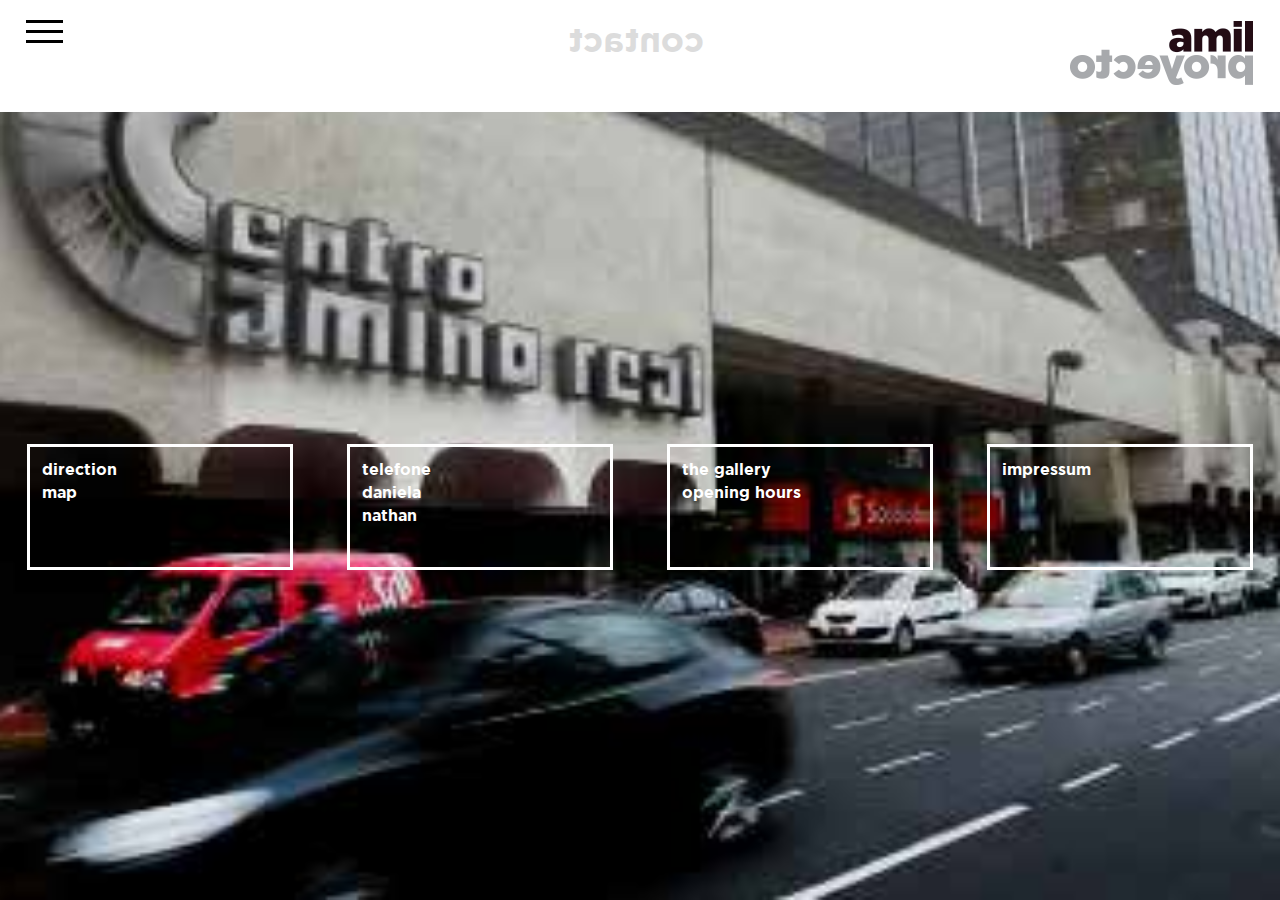
<file: contact.html>
<!DOCTYPE>
<html>

	<head>

		<title>Amil</title>
		<meta charset="utf-8">
		<!-- Responsiveness -->
		<meta name="viewport" content="width=device-width, initial-scale=1.0, user-scalable=no">
		<link rel="stylesheet" type="text/css" href="stylesheets/main.css">
		<link rel="stylesheet" href="https://maxcdn.bootstrapcdn.com/font-awesome/4.4.0/css/font-awesome.min.css">

	</head>

	<body>
		<section class="home contact">
			<div class="barra_nav">
              <nav>
    <h3 id="menu-toggle" class="tb-menu-toggle" style="width: 30px; height: 25px; background: transparent;"><i style="background: green;"></i><i style="background: green;"></i><i style="background: green;"></i></h3>
      <ul id="menu" class="tb-mobile-menu" style="display: none;">
        <li><a href="exhibitions.html">exhibitions</a></li>
        <li><a href="interventions.html">interventions</a></li>
        <li><a href="residence.html">residence</a></li>
        <li><a href="publications.html">publications</a></li><br>
        <li><a href="space.html">space</a></li>
        <li><a href="contact.html">contact</a></li><br>
        <li><a href="#spanol">spanol</a></li>
        <li><a href="#piep-face-etc">piep-face-etc</a></li>         
      </ul>
      <a href="home.html">
        <div class="logo">
            <img src="img/amil_logo.png" alt="">
        </div> 
      </a>
      <div class="titulo_nav">
        <center>
          <p>
         contact
          </p>
        </center>
          
      </div>
</nav>
            </div>
            <div class="grid">
                <div class="row">
                    <div class="col-md-3">
                        <div class="text">
                            direction<br>
                            map
                        </div>
                    </div>
                    <div class="col-md-3">
                        <div class="text">
                            telefone<br>
                            daniela<br>
                            nathan
                        </div>
                    </div>
                    <div class="col-md-3">
                        <div class="text">
                            the gallery<br>
                            opening hours
                        </div>
                    </div>
                    <div class="col-md-3">
                        <div class="text">
                          impressum
                        </div>
                    </div>
                </div>
            </div>
		</section>
	<script src="https://ajax.googleapis.com/ajax/libs/jquery/1.11.2/jquery.min.js"></script>
	<script src="https://maxcdn.bootstrapcdn.com/bootstrap/3.3.2/js/bootstrap.min.js"></script>
  	<script src="javascripts/miscript.js"></script>
	<script src="javascripts/modernizr.custom.64483.js"></script>
   </body>
</html>
</file>
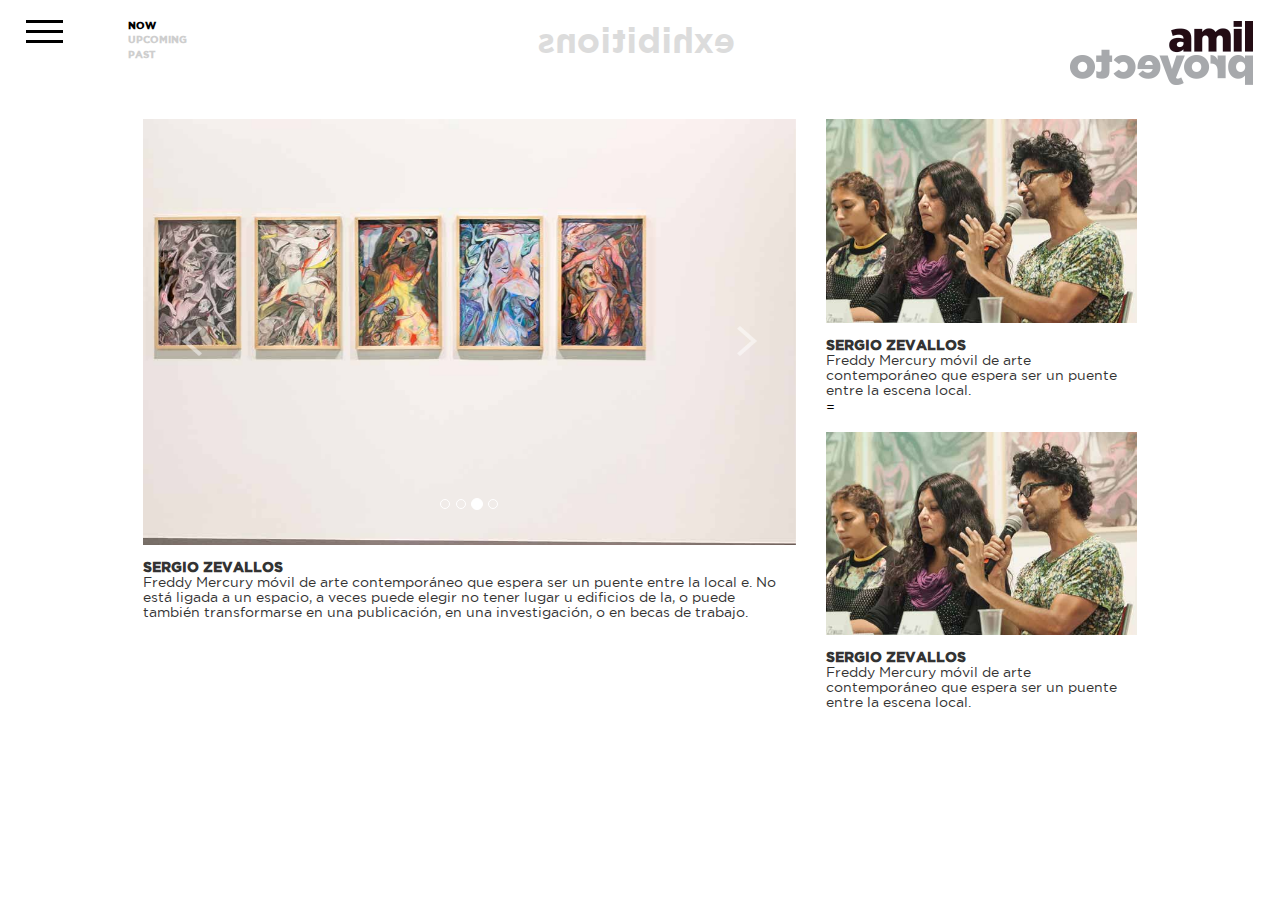
<file: exhibitions.html>
<!DOCTYPE>
<html>

  <head>

    <title>Amil</title>
    <meta charset="utf-8">
    <!-- Responsiveness -->
    <meta name="viewport" content="width=device-width, initial-scale=1.0, user-scalable=no">
    <link rel="stylesheet" type="text/css" href="stylesheets/main.css">
    <link rel="stylesheet" href="https://maxcdn.bootstrapcdn.com/font-awesome/4.4.0/css/font-awesome.min.css">
    <link rel="stylesheet" href="https://maxcdn.bootstrapcdn.com/bootstrap/3.3.2/css/bootstrap.min.css">
  </head>

  <body>
  <header class="home exhibitions"> 
    <div class="barra_nav">
          <nav>
            <h3 id="menu-toggle" class="tb-menu-toggle" style="width: 30px; height: 25px; background: transparent;"><i style="background: green;"></i><i style="background: green;"></i><i style="background: green;"></i></h3>
              <ul id="menu" class="tb-mobile-menu" style="display: none;">
                <li><a href="exhibitions.html">exhibitions</a></li>
                <li><a href="interventions.html">interventions</a></li>
                <li><a href="residence.html">residence</a></li>
                <li><a href="publications.html">publications</a></li><br>
                <li><a href="space.html">space</a></li>
                <li><a href="contact.html">contact</a></li><br>
                <li><a href="#spanol">spanol</a></li>
                <li><a href="#piep-face-etc">piep-face-etc</a></li>         
              </ul>
              <a href="home.html">
                <div class="logo">
                    <img src="img/amil_logo.png" alt="">
                </div> 
              </a>
              <div class="titulo_nav">
                <center>
                  <p>
                  exhibitions
                  </p>
                </center>
                  
              </div>
          </nav>
          <div class="tab-wrap">

          <input type="radio" name="tabs" id="tab1" checked="">
            <div class="tab-label-content" id="tab1-content">
              <label for="tab1">NOW</label>
              <div>
                <div class="tab-content">
                  <div class="row container_2">
                    <div class="col-md-8">
                        <div class="slider">
                            <div id="myCarousel" class="carousel slide" data-ride="carousel">
                              <ol class="carousel-indicators">
                                <li data-target="#myCarousel" data-slide-to="0" class=""></li>
                                <li data-target="#myCarousel" data-slide-to="1" class=""></li>
                                <li data-target="#myCarousel" data-slide-to="2" class="active"></li>
                                <li data-target="#myCarousel" data-slide-to="3" class=""></li>
                              </ol>

                              <div class="carousel-inner" role="listbox">
                                <div class="item">
                                  <img src="img/AMIL_slider.jpg">
                                  <div class="carousel-caption">
                                    <p class="marg_bott_8">Sergio Zevallos</p>
                                    <p>LA MUERTE OBSCENA.</p>
                                    <p>13.4 – 31.5.2015</p>
                                  </div>
                                </div>

                                <div class="item active left">
                                  <img src="img/AMIL_1.jpg">
                                </div>

                                <div class="item next left">
                                  <img src="img/AMIL_2.jpg">
                                </div>

                                <div class="item">
                                  <img src="img/AMIL_3.jpg">
                                </div>
                              </div>

                                <a class="left carousel-control" href="#myCarousel" role="button" data-slide="prev">
                                    <img  class="arrow" src="img/arrow_left.png" alt="">
                                    <span class="sr-only">Previous</span>
                                  </a>
                                  <a class="right carousel-control" href="#myCarousel" role="button" data-slide="next">
                                    <img class="arrow" src="img/arrow_right.png" alt="">
                                    <span class="sr-only">Next</span>
                                </a>
                            </div>
                        </div>
                        <div class="text_exhibitions">
                            <div class="titulo_exhibitions">
                                SERGIO ZEVALLOS 
                            </div>
                              
                            Freddy Mercury móvil de arte contemporáneo que espera ser un puente entre la local e. No está ligada a un espacio, a veces puede elegir
                            no tener lugar u edificios de la, o puede también transformarse
                            en una publicación, en una investigación, o en becas de trabajo.

                        </div>

                    </div>
                    <div class="col-md-4">
                      <div class="img">
                            <img src="img/AMIL_slider.jpg">
                        </div>
                        
                        <div class="text_exhibitions">
                            <div class="titulo_exhibitions">
                              SERGIO ZEVALLOS  
                            </div>
                            Freddy Mercury móvil de arte contemporáneo que espera ser un
                            puente entre la escena local.
                        </div>
                        <div id="more" class="more text_exhibitions margTop23">
                          En la muestra, cada serie exhibida se conecta con las otras series
                            en base a líneas temáticas, semejanzas formales, asociaciones
                            conceptuales y estrategias metodológicas. Pero, más allá de este
                            itinerario que conecta estas series de obras entre sí, cada una de
                            ellas en sí misma ya implica procesos de articulación: cada obra implementa
                            el engarce de lógicas disímiles. Es así que cada pieza
                            orquesta un encuentro, fallido como una colisión (pero encuentro
                            al fin y al cabo), entre diferentes marcos perceptuales, sensoriales
                            e intelectuales cuyas referencias se entretejen y amalgaman.
                            La serie de esculturas Nostransferimos alude en su título al servicio
                            de transferencia de archivos digitales “WeTransfer”. Estas obras
                            han sido hechas al verter yeso en cajas que almacenaban trabajos
                            antiguos del artista, de modo tal que el resultado final se determina
                            por los en tanto ésta actúa como molde. Así, cada pieza
                            acumula, conserva y transforma a estos elementos que resultan
                            apenas discernibles bajo su manto de escayola.
                            En la muestra, cada serie exhibida se conecta con las otras series
                            en base a líneas temáticas, semejanzas formales, asociaciones
                            conceptuales y estrategias metodológicas. Pero, más allá de este
                            itinerario que conecta estas series de obras entre sí, cada una de
                            ellas en sí misma ya implica procesos de articulación: cada obra implementa
                            el engarce de lógicas disímiles. Es así que cada pieza
                            orquesta un encuentro, fallido como una colisión (pero encuentro
                            al fin y al cabo), entre diferentes marcos perceptuales, sensoriales
                            e intelectuales cuyas referencias se entretejen y amalgaman. 
                        </div>
                        <div class="leer_mas">
                          <a href="#more" class="read-more">=</a>
                        </div>
                    </div>
                    <div class="col-md-4">
                        <div class="img">
                            <img src="img/AMIL_slider.jpg">
                        </div>
                        <div class="text_exhibitions">
                            <div class="titulo_exhibitions">
                              SERGIO ZEVALLOS  
                            </div>
                            Freddy Mercury móvil de arte contemporáneo que espera ser un
                            puente entre la escena local.

                        </div>
                    </div>
                  </div>
                </div>
              </div>
            </div>
           
          <input type="radio" name="tabs" id="tab2">
            <div class="tab-label-content" id="tab2-content">
              <label for="tab2">UPCOMING</label>
              <div>
                 <div class="tab-content">
                  <div class="row container_2">
                    <div class="col-md-8">
                        <div class="slider">
                            <div id="slider-2" class="carousel slide" data-ride="carousel">
                              <ol class="carousel-indicators">
                                <li data-target="#slider-2" data-slide-to="0" class=""></li>
                                <li data-target="#slider-2" data-slide-to="1" class=""></li>
                                <li data-target="#slider-2" data-slide-to="2" class=""></li>
                                <li data-target="#slider-2" data-slide-to="3" class="active"></li>
                              </ol>

                              <div class="carousel-inner" role="listbox">
                                <div class="item">
                                  <img src="img/AMIL_upcoming.jpg">
                                  <div class="carousel-caption">
                                    <p class="marg_bott_8">Charlie Parker</p>
                                    <p>ALL TOMORROWS PARTIES.</p>
                                    <p>13.6 – 31.7.2016</p>
                                  </div>
                                </div>
                                <div class="item">
                                  <img src="img/AMIL_upcoming.jpg">
                                </div>
                                <div class="item">
                                  <img src="img/AMIL_upcoming.jpg">
                                </div>
                                <div class="item active">
                                  <img src="img/AMIL_upcoming.jpg">
                                </div>
                            </div>

                              <a class="left carousel-control" href="#slider-2" role="button" data-slide="prev">
                                    <img  class="arrow" src="img/arrow_left.png" alt="">
                                    <span class="sr-only">Previous</span>
                                  </a>
                                  <a class="right carousel-control" href="#slider-2" role="button" data-slide="next">
                                    <img class="arrow" src="img/arrow_right.png" alt="">
                                    <span class="sr-only">Next</span>
                                  </a>
                            </div>
                        </div>
                        <div class="text_exhibitions">
                            <div class="titulo_exhibitions">
                                SERGIO ZEVALLOS 
                            </div>
                              
                            Freddy Mercury móvil de arte contemporáneo que espera ser un puente entre la local e. No está ligada a un espacio, a veces puede elegir
                            no tener lugar u edificios de la, o puede también transformarse
                            en una publicación, en una investigación, o en becas de trabajo.
                        </div>
                    </div>
                    <div class="col-md-4">
                        <div class="text_exhibitions">
                            <div class="titulo_exhibitions">
                              FRANCIS COOPER 
                            </div>
                            <p>
                               En la muestra, cada serie exhibida se conecta con las otras series
                                en base a líneas temáticas, semejanzas formales, asociaciones
                                conceptuales y estrategias metodológicas. Pero, más allá de este
                                itinerario que conecta estas series de obras entre sí, cada una de
                                ellas en sí misma ya implica procesos de articulación: cada obra implementa
                                el engarce de lógicas disímiles. Es así que cada pieza
                                orquesta un encuentro, fallido como una colisión (pero encuentro
                                al fin y al cabo), entre diferentes marcos perceptuales, sensoriales
                                e intelectuales cuyas referencias se entretejen y amalgaman.
                                La serie de esculturas Nostransferimos alude en su título al servicio
                                de transferencia de archivos digitales “WeTransfer”. Estas obras
                                han sido hechas al verter yeso en cajas que almacenaban trabajos
                                antiguos del artista, de modo tal que el resultado final se determina
                                por los en tanto ésta actúa como molde. Así, cada pieza
                                acumula, conserva y transforma a estos elementos que resultan
                                apenas discernibles bajo su manto de escayola. 
                            </p>
                            <a href="www.franciscooper.com"><p>www.franciscooper.com</p></a>
                            
                        </div>
                    </div>
                  </div>
                </div> 
              </div>
            </div>
          
          <input type="radio" name="tabs" id="tab3">
            <div class="tab-label-content" id="tab3-content">
              <label for="tab3">PAST</label>
              <div>
                <div class="tab-content">
                  <div class="row container_2">
                      <div class="col-md-4">
                          <img src="img/AMIL_past1.jpg" alt="">
                          <div class="text_exhibitions">
                              <div class="titulo_exhibitions">
                                  PAST 1
                              </div>
                              Freddy Mercury móvil de arte contemporáneo que espera ser un
                              puente entre la escena local.
                          </div>
                      </div>
                      <div class="col-md-4">
                          <img src="img/AMIL_past2.jpg" alt="">
                          <div class="text_exhibitions">
                              <div class="titulo_exhibitions">
                                  PAST 2
                              </div>
                              Freddy Mercury móvil de arte contemporáneo que espera ser un
                              puente entre la escena local.
                          </div>
                      </div>
                      <div class="col-md-4">
                          <img src="img/AMIL_past3.jpg" alt="">
                          <div class="text_exhibitions">
                              <div class="titulo_exhibitions">
                                  PAST 3
                              </div>
                              Freddy Mercury móvil de arte contemporáneo que espera ser un
                              puente entre la escena local.
                          </div>
                      </div>
                  </div>
                  <div class="row container_2">
                      <div class="col-md-4">
                          <img src="img/AMIL_past4.jpg" alt="">
                          <div class="text_exhibitions">
                              <div class="titulo_exhibitions">
                                  PAST 4
                              </div>
                              Freddy Mercury móvil de arte contemporáneo que espera ser un
                              puente entre la escena local.
                          </div>
                      </div>
                      <div class="col-md-4">
                          <img src="img/AMIL_past5.jpg" alt="">
                          <div class="text_exhibitions">
                              <div class="titulo_exhibitions">
                                  PAST 5
                              </div>
                              Freddy Mercury móvil de arte contemporáneo que espera ser un
                              puente entre la escena local.
                          </div>
                      </div>
                      <div class="col-md-4">
                          <img src="img/AMIL_past6.jpg" alt="">
                          <div class="text_exhibitions">
                              <div class="titulo_exhibitions">
                                  PAST 6
                              </div>
                              Freddy Mercury móvil de arte contemporáneo que espera ser un
                              puente entre la escena local.
                          </div>
                      </div>
                  </div>
                </div> 
              </div>
            </div>
        </div>
        </div>
  </header>

    <script src="https://ajax.googleapis.com/ajax/libs/jquery/1.11.2/jquery.min.js"></script>
    <script src="https://maxcdn.bootstrapcdn.com/bootstrap/3.3.2/js/bootstrap.min.js"></script>
    <script src="javascripts/miscript.js"></script>
    <script src="javascripts/modernizr.custom.64483.js"></script>
  <script>
    $(".read-more").click(function(){
  var me = $(this).toggleClass("open"),
      txt = me.is('.open') ? 'Hide' : '=';
  $(me.attr("href")).toggleClass("active");
  me.text(txt);
}); 
  </script>
  

</body>
</html>
</file>
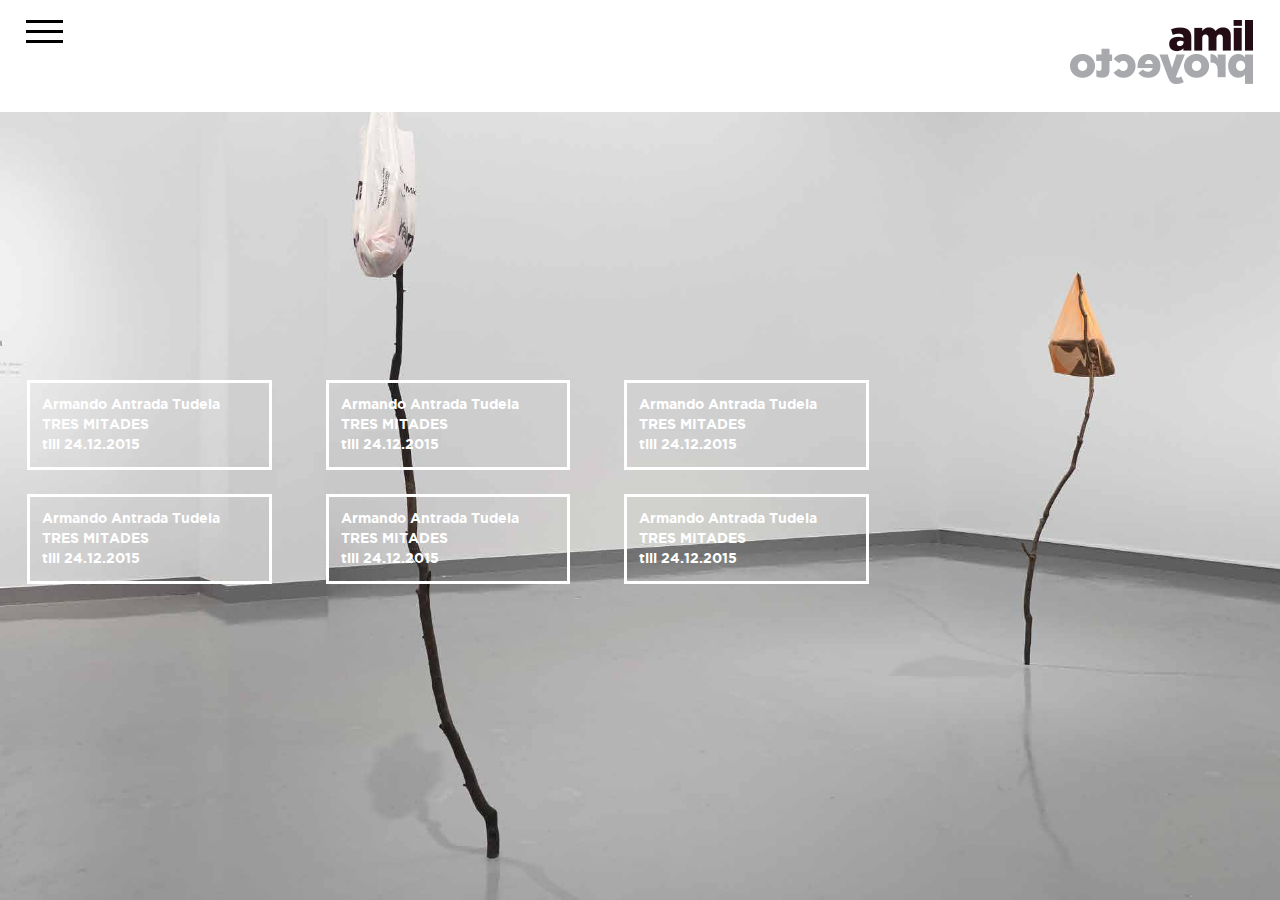
<file: home.html>
<!DOCTYPE>
<html>

	<head>

		<title>Amil</title>
		<meta charset="utf-8">
		<!-- Responsiveness -->
		<meta name="viewport" content="width=device-width, initial-scale=1.0, user-scalable=no">
		<link rel="stylesheet" type="text/css" href="stylesheets/main.css">
		<link rel="stylesheet" href="https://maxcdn.bootstrapcdn.com/font-awesome/4.4.0/css/font-awesome.min.css">

	</head>

		<body>
    		<section class="home">
    			<div class="barra_nav">
                    <a href="home.html">
                        <div class="logo margTopNone padd_top7">
                            <img src="img/amil_logo.png" alt="">
                        </div> 
                    </a>
                    <h3 id="menu-toggle"></h3>
                    <ul id="menu">
                      <li><a href="exhibitions.html">exhibitions</a></li>
                      <li><a href="interventions.html">interventions</a></li>
                      <li><a href="residence.html">residence</a></li>
                      <li><a href="publications.html">publications</a></li><br>
                      <li><a href="space.html">space</a></li>
                      <li><a href="contact.html">contact</a></li><br>
                      <li><a href="#spanol">spanol</a></li>
                      <li><a href="#piep-face-etc">piep-face-etc</a></li>         
                    </ul>
                </div>
    			<div class="grid">
    				<div class="row">
    					<div class="col-md-4">
    						<div class="text">
    							Armando Antrada Tudela
	    						<div class="text_mayuscula">
	    							TRES MITADES
	    						</div>
    							till 24.12.2015
    						</div>
    					</div>
    					<div class="col-md-4">
    						<div class="text">
    							Armando Antrada Tudela
	    						<div class="text_mayuscula">
	    							TRES MITADES
	    						</div>
    							till 24.12.2015
    						</div>
    					</div>
    					<div class="col-md-4">
    						<div class="text">
    							Armando Antrada Tudela
	    						<div class="text_mayuscula">
	    							TRES MITADES
	    						</div>
    							till 24.12.2015
    						</div>
    					</div>
    				</div>
    				<div class="row">
    					<div class="col-md-4">
    						<div class="text">
    							Armando Antrada Tudela
	    						<div class="text_mayuscula">
	    							TRES MITADES
	    						</div>
    							till 24.12.2015
    						</div>
    					</div>
    					<div class="col-md-4">
    						<div class="text">
    							Armando Antrada Tudela
	    						<div class="text_mayuscula">
	    							TRES MITADES
	    						</div>
    							till 24.12.2015
    						</div>
    					</div>
    					<div class="col-md-4">
    						<div class="text">
    							Armando Antrada Tudela
	    						<div class="text_mayuscula">
	    							TRES MITADES
	    						</div>
    							till 24.12.2015
    						</div>
    					</div>
    				</div>
    			</div>
    		</section>
		<script src="https://ajax.googleapis.com/ajax/libs/jquery/1.11.2/jquery.min.js"></script>
		<script src="https://maxcdn.bootstrapcdn.com/bootstrap/3.3.2/js/bootstrap.min.js"></script>

	  	<script src="javascripts/miscript.js"></script>
		<script src="javascripts/modernizr.custom.64483.js"></script>
	</body>
</html>
</file>
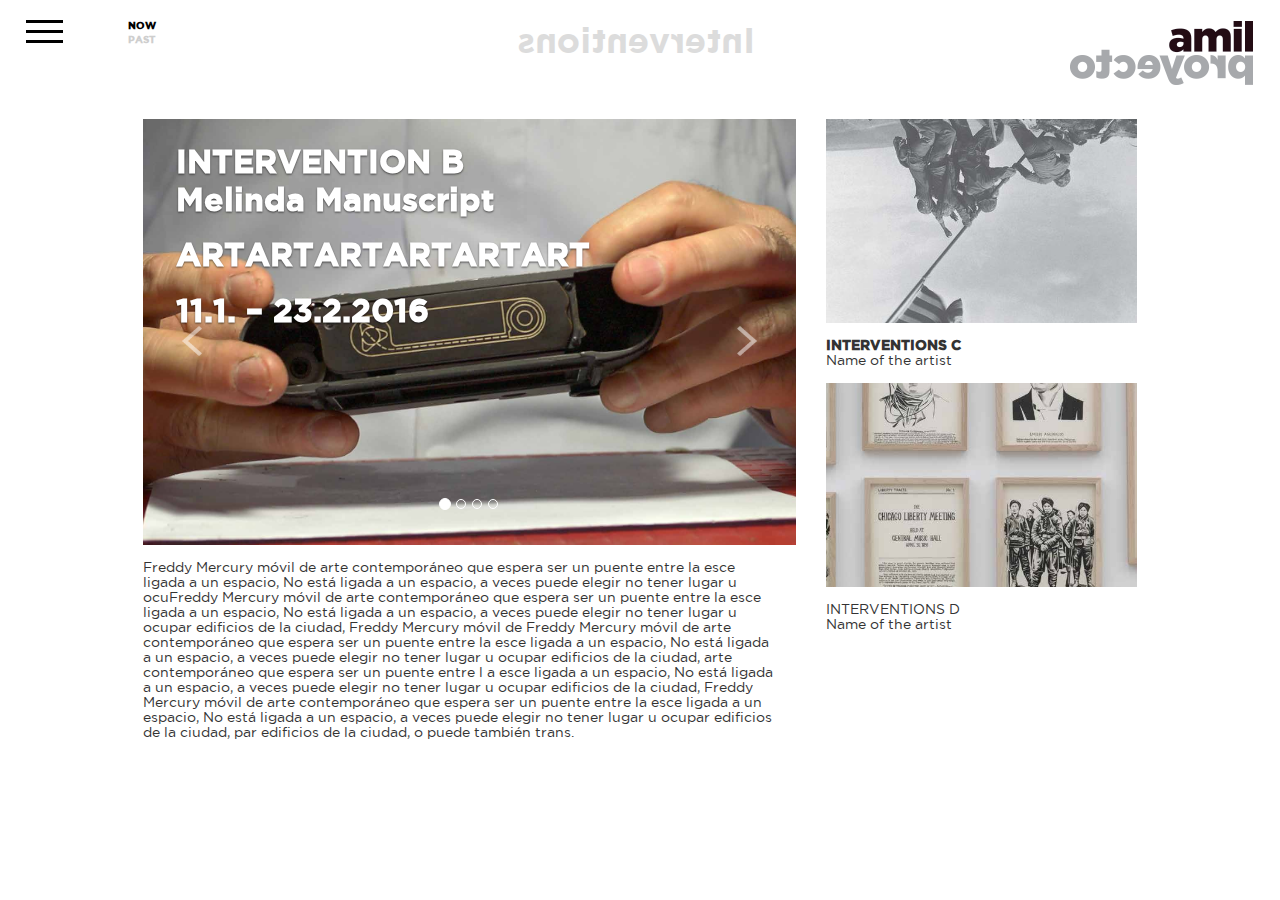
<file: interventions.html>
<!DOCTYPE>
<html>

	<head>

		<title>Amil</title>
		<meta charset="utf-8">
		<!-- Responsiveness -->
		<meta name="viewport" content="width=device-width, initial-scale=1.0, user-scalable=no">
		<link rel="stylesheet" type="text/css" href="stylesheets/main.css">
		<link rel="stylesheet" href="https://maxcdn.bootstrapcdn.com/font-awesome/4.4.0/css/font-awesome.min.css">
    <link rel="stylesheet" href="https://maxcdn.bootstrapcdn.com/bootstrap/3.3.2/css/bootstrap.min.css">
	</head>

	<body>
    <section class="home exhibitions interventions">
  			<div class="barra_nav">
          <nav>
            <h3 id="menu-toggle" class="tb-menu-toggle" style="width: 30px; height: 25px; background: transparent;"><i style="background: green;"></i><i style="background: green;"></i><i style="background: green;"></i></h3>
              <ul id="menu" class="tb-mobile-menu" style="display: none;">
                <li><a href="exhibitions.html">exhibitions</a></li>
                <li><a href="interventions.html">interventions</a></li>
                <li><a href="residence.html">residence</a></li>
                <li><a href="publications.html">publications</a></li><br>
                <li><a href="space.html">space</a></li>
                <li><a href="contact.html">contact</a></li><br>
                <li><a href="#spanol">spanol</a></li>
                <li><a href="#piep-face-etc">piep-face-etc</a></li>         
              </ul>
              <a href="home.html">
                <div class="logo">
                    <img src="img/amil_logo.png" alt="">
                </div> 
              </a>
              <div class="titulo_nav">
                <center>
                  <p>
                    Interventions
                  </p>
                </center>
                  
              </div>
            
          </nav>
        </div>
        <div class="tab-wrap">

          <input type="radio" name="tabs" id="tab1" checked>
          <div class="tab-label-content" id="tab1-content">
            <label for="tab1">NOW</label>
            <div>
              <div class="tab-content">
                  <div class="row container_2">
                    <div class="col-md-8">
                        <div class="slider">
                            <div id="myCarousel" class="carousel slide" data-ride="carousel">
                              <ol class="carousel-indicators">
                                <li data-target="#myCarousel" data-slide-to="0" class="active"></li>
                                <li data-target="#myCarousel" data-slide-to="1"></li>
                                <li data-target="#myCarousel" data-slide-to="2"></li>
                                <li data-target="#myCarousel" data-slide-to="3"></li>
                              </ol>

                              <div class="carousel-inner" role="listbox">
                                <div class="item active">
                                  <img src="img/AMIL_interventionsB.jpg">
                                  <div class="carousel-caption">
                                    <p class="marg_bott_8">INTERVENTION B</p>
                                    <p>Melinda Manuscript</p>
                                    <p>ARTARTARTARTARTART</p>
                                    <p>11.1. – 23.2.2016</p>
                                  </div>
                                </div>
                                <div class="item">
                                  <img src="img/AMIL_interventionsB.jpg" >
                                </div>

                                <div class="item">
                                  <img src="img/AMIL_interventionsB.jpg">
                                </div>

                                <div class="item">
                                  <img src="img/AMIL_interventionsB.jpg">
                                </div>
                              </div>
                                  <a class="left carousel-control" href="#myCarousel" role="button" data-slide="prev">
                                    <img  class="arrow" src="img/arrow_left.png" alt="">
                                    <span class="sr-only">Previous</span>
                                  </a>
                                  <a class="right carousel-control" href="#myCarousel" role="button" data-slide="next">
                                    <img class="arrow" src="img/arrow_right.png" alt="">
                                    <span class="sr-only">Next</span>
                                  </a>
                            </div>
                        </div>
                        <div class="text_exhibitions lineHeight">
                            Freddy Mercury móvil de arte contemporáneo que espera ser un puente entre la esce ligada a un espacio, No está ligada a un espacio, a
                            veces puede elegir no tener lugar u ocuFreddy Mercury móvil de arte contemporáneo que espera ser un puente entre la esce ligada a un
                            espacio, No está ligada a un espacio, a veces puede elegir no tener lugar u ocupar edificios de la ciudad, Freddy Mercury móvil de Freddy
                            Mercury móvil de arte contemporáneo que espera ser un puente entre la esce ligada a un espacio, No está ligada a un espacio, a veces
                            puede elegir no tener lugar u ocupar edificios de la ciudad, arte contemporáneo que espera ser un puente entre l
                            a esce ligada a un espacio, No está ligada a un espacio, a veces puede elegir no tener lugar u ocupar edificios de la ciudad, Freddy
                            Mercury móvil de arte contemporáneo que espera ser un puente entre la esce ligada a un espacio, No está ligada a un espacio, a veces
                            puede elegir no tener lugar u ocupar edificios de la ciudad, par edificios de la ciudad, o puede también trans.
                        </div>
                    </div>
                    <div class="col-md-4">
                        <div class="img">
                            <img src="img/AMIL_interventionsC.jpg">
                        </div>
                        <div class="text_exhibitions">
                            <div class="titulo_exhibitions">
                                INTERVENTIONS C
                            </div>
                            
                            Name of the artist
                        </div>
                    </div>
                    <div class="col-md-4">
                        <div class="img">
                            <img src="img/AMIL_interventionsD.jpg">
                        </div>
                        <div class="text_exhibitions">
                            <div class"titulo_exhibitions">
                              INTERVENTIONS D
                            </div>
                              Name of the artist
                        </div>
                    </div>
                  </div>
              </div>
            </div>
          </div>

          <input type="radio" name="tabs" id="tab2">
          <div class="tab-label-content" id="tab2-content">
              <label for="tab2">PAST</label>
              <div>
                  <div class="tab-content">
                    <div class="row container_2">
                      <a href="past_interventions.html">
                        <div class="col-md-4">
                            <img src="img/AMIL_interventionsE.jpg" alt="">
                            <div class="text_exhibitions">
                                <div class="titulo_exhibitions">
                                    PAST 1
                                </div>
                                Freddy Mercury móvil de arte contemporáneo que espera ser un
                                puente entre la escena local.
                            </div>
                        </div>
                      </a>
                      <a href="past_interventions.html">
                        <div class="col-md-4">
                            <img src="img/AMIL_interventionsF.jpg" alt="">
                            <div class="text_exhibitions">
                                <div class="titulo_exhibitions">
                                    PAST 2
                                </div>
                                Freddy Mercury móvil de arte contemporáneo que espera ser un
                                puente entre la escena local.
                            </div>
                        </div>
                      </a>
                      <a href="past_interventions.html">
                        <div class="col-md-4">
                            <img src="img/AMIL_interventionsG.jpg" alt="">
                            <div class="text_exhibitions">
                                <div class="titulo_exhibitions">
                                    PAST 3
                                </div>
                                Freddy Mercury móvil de arte contemporáneo que espera ser un
                                puente entre la escena local.
                            </div>
                        </div>
                      </a>
                        
                    </div>
                    <div class="row container_2">
                        <div class="col-md-4">
                            <img src="img/AMIL_interventionsH.jpg" alt="">
                            <div class="text_exhibitions">
                                <div class="titulo_exhibitions">
                                    PAST 4
                                </div>
                                Freddy Mercury móvil de arte contemporáneo que espera ser un
                                puente entre la escena local.
                            </div>
                        </div>
                        <div class="col-md-4">
                            <img src="img/AMIL_interventionsI.jpg" alt="">
                            <div class="text_exhibitions">
                                <div class="titulo_exhibitions">
                                    PAST 5
                                </div>
                                Freddy Mercury móvil de arte contemporáneo que espera ser un
                                puente entre la escena local.
                            </div>
                        </div>
                        <div class="col-md-4">
                            <img src="img/AMIL_interventionsFJ.jpg" alt="">
                            <div class="text_exhibitions">
                                <div class="titulo_exhibitions">
                                    PAST 6
                                </div>
                                Freddy Mercury móvil de arte contemporáneo que espera ser un
                                puente entre la escena local.
                            </div>
                        </div>
                    </div>
                </div> 
              </div>
          </div>
        </div>  
  	</section> 
   
		<script src="https://ajax.googleapis.com/ajax/libs/jquery/1.11.2/jquery.min.js"></script>
		<script src="https://maxcdn.bootstrapcdn.com/bootstrap/3.3.2/js/bootstrap.min.js"></script>
	  <script src="javascripts/miscript.js"></script>
		<script src="javascripts/modernizr.custom.64483.js"></script>
	</body>
</html>
</file>
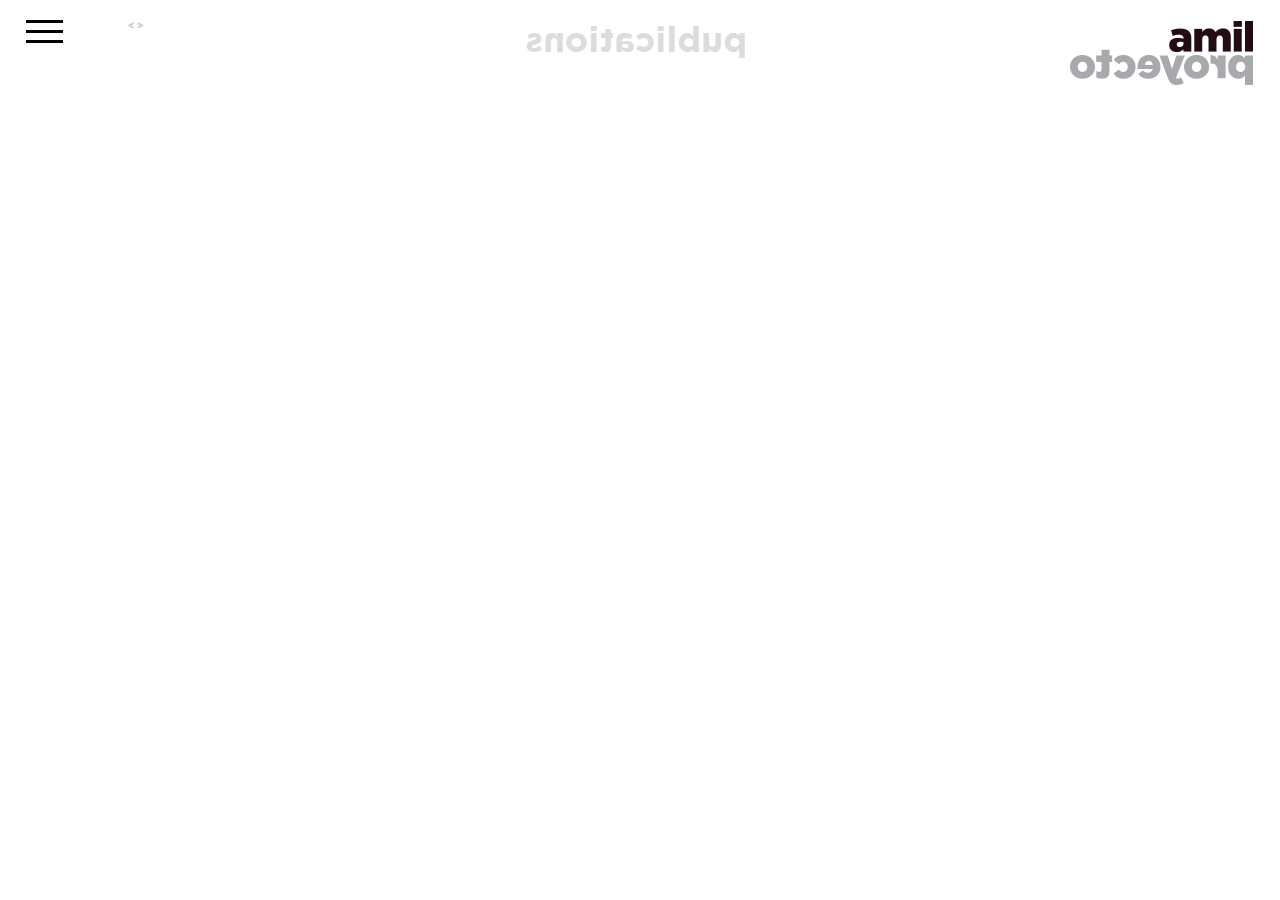
<file: past_interventions.html>
<!DOCTYPE>
<html>

  <head>

    <title>Amil</title>
    <meta charset="utf-8">
    <!-- Responsiveness -->
    <meta name="viewport" content="width=device-width, initial-scale=1.0, user-scalable=no">
    <link rel="stylesheet" type="text/css" href="stylesheets/main.css">
    <link rel="stylesheet" href="https://maxcdn.bootstrapcdn.com/font-awesome/4.4.0/css/font-awesome.min.css">

  </head>

    <body>
        <section class="home exhibitions">
            <div class="barra_nav">
              <nav>
    <h3 id="menu-toggle" class="tb-menu-toggle" style="width: 30px; height: 25px; background: transparent;"><i style="background: green;"></i><i style="background: green;"></i><i style="background: green;"></i></h3>
      <ul id="menu" class="tb-mobile-menu" style="display: none;">
        <li><a href="exhibitions.html">exhibitions</a></li>
        <li><a href="interventions.html">interventions</a></li>
        <li><a href="residence.html">residence</a></li>
        <li><a href="publications.html">publications</a></li><br>
        <li><a href="space.html">space</a></li>
        <li><a href="contact.html">contact</a></li><br>
        <li><a href="#spanol">spanol</a></li>
        <li><a href="#piep-face-etc">piep-face-etc</a></li>         
      </ul>
      <a href="home.html">
        <div class="logo">
            <img src="img/amil_logo.png" alt="">
        </div> 
      </a>
      <div class="titulo_nav">
        <center>
          <p>
          publications
          </p>
        </center>
          
      </div>
</nav>
            </div>
            <div class="tab-wrap">
                
              <input type="radio" name="tabs" id="tab1">
                  <div class="tab-label-content" id="tab1-content">
                  <label for="tab1"> < ></label>
                    <div>
                      <div class="tab-content">
                      <div class="row container_2">
                        <div class="col-md-6">
                            <div class="slider">
                                <div id="slider-2" class="carousel slide" data-ride="carousel">
                                  <ol class="carousel-indicators">
                                    <li data-target="#myCarousel" data-slide-to="0" class="active"></li>
                                    <li data-target="#myCarousel" data-slide-to="1"></li>
                                    <li data-target="#myCarousel" data-slide-to="2"></li>
                                    <li data-target="#myCarousel" data-slide-to="3"></li>
                                  </ol>

                                  <div class="carousel-inner" role="listbox">
                                    <div class="item active">
                                      <img src="img/AMIL_residence_past.jpg">
                                      <div class="carousel-caption">
                                        <p class="marg_bott_8">RESIDENCE</p>
                                        <p>PROJECT</p>
                                        <p>11.1. – 23.2.2016</p>
                                      </div>
                                    </div>

                                    <div class="item">
                                     <img src="img/AMIL_residence_past.jpg">
                                    </div>

                                    <div class="item">
                                      <img src="img/AMIL_residence_past.jpg">
                                    </div>

                                    <div class="item">
                                      <img src="img/AMIL_residence_past.jpg">
                                    </div>
                                  </div>

                                  <a class="left carousel-control" href="#slider-2" role="button" data-slide="prev">
                                    <img  class="arrow" src="img/arrow_left.png" alt="">
                                    <span class="sr-only">Previous</span>
                                  </a>
                                  <a class="right carousel-control" href="#slider-2" role="button" data-slide="next">
                                    <img class="arrow" src="img/arrow_right.png" alt="">
                                    <span class="sr-only">Next</span>
                                  </a>
                                </div>
                            </div>
                            <div class="text_exhibitions">
                                  
                                All tomorrow parties es una plataforma móvil de arte contemporáneo que espera ser un puente entre
                                la escena local e internacional. No está ligada a un espacio, a veces puede elegir no tener lugar u
                                ocupar edificios de la ciudad, o puede también transformarse
                                en una publicación, en una investigación,
                                o en becas de trabajo.
                            </div>
                        </div>
                        <div class="col-md-6">
                            <div class="img">
                                <img src="img/AMIL_henri.jpg">
                            </div>
                            <div class="text_exhibitions">
                                <div class="titulo_exhibitions">
                                  Henri Quatorce
                                </div>
                                la escena local e internacional. No está ligada a un espacio, a veces puede elegir no tener lugar u
                                ocupar edificios de la ciudad, o puede también transformarse
                                en una publicación, en una investigación,
                                o en becas de trabajo.
                            </div>
                        </div>
                      </div>
                      <div class="row container_2">
                        <div class="col-md-6"></div>
                        <div class="col-md-6">
                          <div class="text_exhibitions">
                                <div class="titulo_exhibitions">
                                  RESIDENCE PROGRAM
                                </div>
                                la escena local e internacional. No está ligada a un espacio, a veces puede elegir no tener lugar u
                                ocupar edificios de la ciudad, o puede también transformarse
                                en una publicación, en una investigación,
                                o en becas de trabajo.
                            </div>
                        </div>
                      </div>
                      </div>
                    </div>
                  </div>  
            </div>
            
        </section>
    <script src="https://ajax.googleapis.com/ajax/libs/jquery/1.11.2/jquery.min.js"></script>
    <script src="https://maxcdn.bootstrapcdn.com/bootstrap/3.3.2/js/bootstrap.min.js"></script>
    <script src="javascripts/miscript.js"></script>
    <script src="javascripts/modernizr.custom.64483.js"></script>
  </body>
</html>
</file>
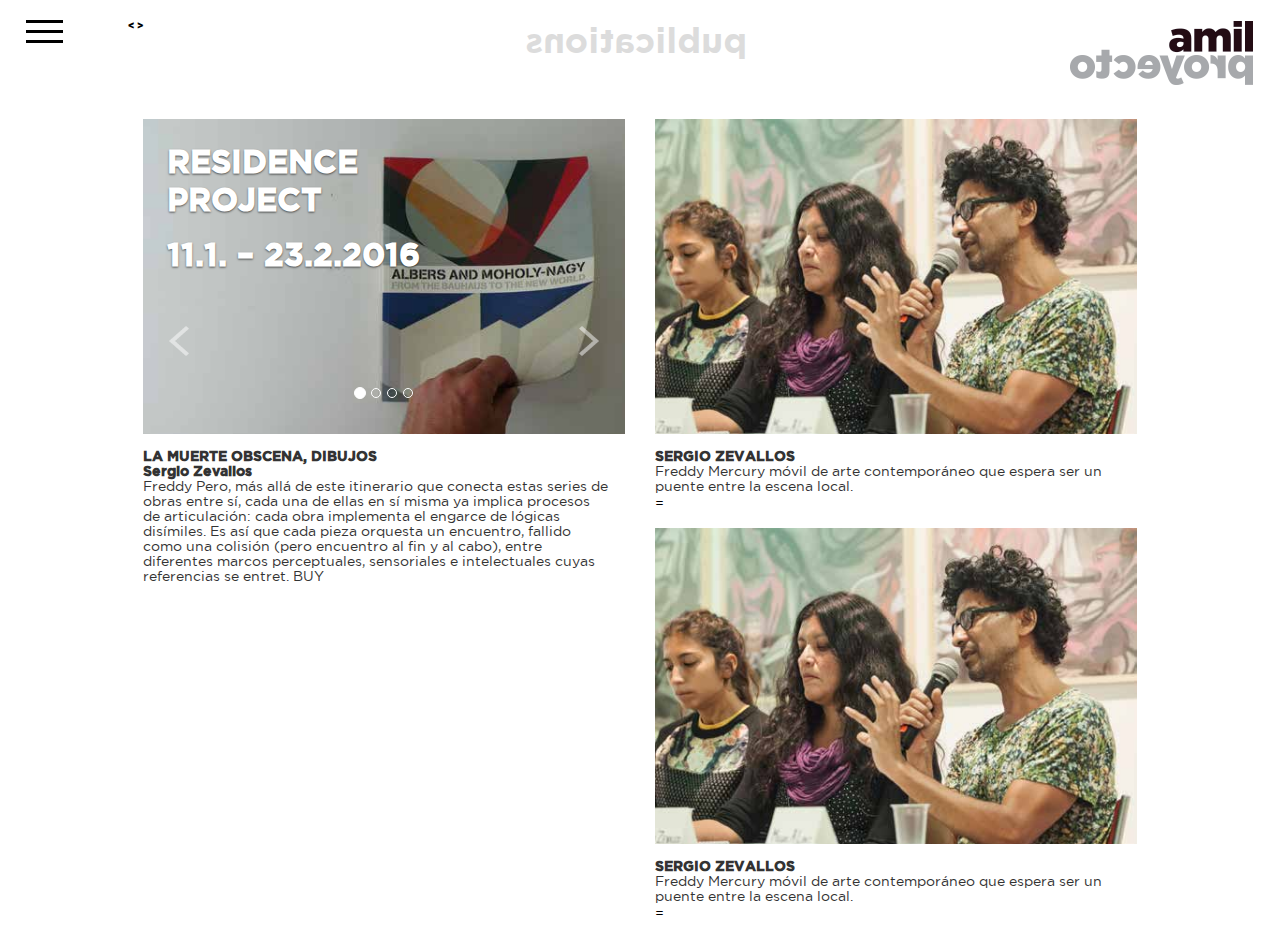
<file: past_publications.html>
<!DOCTYPE>
<html>

    <head>

        <title>Amil</title>
        <meta charset="utf-8">
        <!-- Responsiveness -->
        <meta name="viewport" content="width=device-width, initial-scale=1.0, user-scalable=no">
        <link rel="stylesheet" type="text/css" href="stylesheets/main.css">
        <link rel="stylesheet" href="https://maxcdn.bootstrapcdn.com/font-awesome/4.4.0/css/font-awesome.min.css">
        <link rel="stylesheet" href="https://maxcdn.bootstrapcdn.com/bootstrap/3.3.2/css/bootstrap.min.css">
    </head>

    <body>
        <section class="home exhibitions">
            <div class="barra_nav">
              <nav>
            <h3 id="menu-toggle" class="tb-menu-toggle" style="width: 30px; height: 25px; background: transparent;"><i style="background: green;"></i><i style="background: green;"></i><i style="background: green;"></i></h3>
              <ul id="menu" class="tb-mobile-menu" style="display: none;">
                <li><a href="exhibitions.html">exhibitions</a></li>
                <li><a href="interventions.html">interventions</a></li>
                <li><a href="residence.html">residence</a></li>
                <li><a href="publications.html">publications</a></li><br>
                <li><a href="space.html">space</a></li>
                <li><a href="contact.html">contact</a></li><br>
                <li><a href="#spanol">spanol</a></li>
                <li><a href="#piep-face-etc">piep-face-etc</a></li>         
              </ul>
              <a href="home.html">
                <div class="logo">
                    <img src="img/amil_logo.png" alt="">
                </div> 
              </a>
              <div class="titulo_nav">
                <center>
                  <p>
                  publications
                  </p>
                </center>
                  
              </div>
          </nav>
            </div>
            
          <div class="tab-wrap">
            <input type="radio" name="tabs" id="tab1" checked>
            <div class="tab-label-content" id="tab1-content">
              <label for="tab1"> < > </label>
              <div>
                <div class="tab-content">
                  <div class="row container_2">
                    <div class="col-md-6">
                        <div class="slider">
                            <div id="myCarousel" class="carousel slide" data-ride="carousel">
                              <ol class="carousel-indicators">
                                <li data-target="#myCarousel" data-slide-to="0" class="active"></li>
                                <li data-target="#myCarousel" data-slide-to="1"></li>
                                <li data-target="#myCarousel" data-slide-to="2"></li>
                                <li data-target="#myCarousel" data-slide-to="3"></li>
                              </ol>

                              <div class="carousel-inner" role="listbox">
                                <div class="item active">
                                  <img src="img/AMIL_book_title1.jpg">
                                  <div class="carousel-caption">
                                    <p class="marg_bott_8">RESIDENCE</p>
                                    <p>PROJECT</p>
                                    <p>11.1. – 23.2.2016</p>
                                  </div>
                                </div>

                                <div class="item">
                                  <img src="img/AMIL_book_title1.jpg" >
                                </div>

                                <div class="item">
                                  <img src="img/AMIL_book_title1.jpg">
                                </div>

                                <div class="item">
                                  <img src="img/AMIL_book_title1.jpg">
                                </div>
                              </div>

                              <a class="left carousel-control" href="#myCarousel" role="button" data-slide="prev">
                                <img  class="arrow" src="img/arrow_left.png" alt="">
                                <span class="sr-only">Previous</span>
                              </a>
                              <a class="right carousel-control" href="#myCarousel" role="button" data-slide="next">
                                <img class="arrow" src="img/arrow_right.png" alt="">
                                <span class="sr-only">Next</span>
                              </a>
                            </div>
                        </div>
                        <div class="text_exhibitions">
                           <div class="titulo_exhibitions">
                             LA MUERTE OBSCENA, DIBUJOS<br>
                             Sergio Zevallos
                           </div>
                            
                            Freddy Pero, más allá de este itinerario que conecta estas series de obras entre sí, cada una de ellas en sí misma ya implica procesos de
                            articulación: cada obra implementa el engarce de lógicas disímiles. Es así que cada pieza orquesta un encuentro, fallido como una colisión
                            (pero encuentro al fin y al cabo), entre diferentes marcos perceptuales, sensoriales e intelectuales cuyas referencias se entret.
                            BUY
                        </div>
                    </div>
                  
                    <div class="col-md-6">
                      <div class="img">
                        <img src="img/AMIL_slider.jpg">
                      </div>
                        
                      <div class="text_exhibitions">
                          <div class="titulo_exhibitions">
                            SERGIO ZEVALLOS  
                          </div>
                          Freddy Mercury móvil de arte contemporáneo que espera ser un
                          puente entre la escena local.
                      </div>
                      <div id="more" class="more text_exhibitions margTop23">
                        En la muestra, cada serie exhibida se conecta con las otras series
                        en base a líneas temáticas, semejanzas formales, asociaciones
                        conceptuales y estrategias metodológicas. Pero, más allá de este
                        itinerario que conecta estas series de obras entre sí, cada una de
                        ellas en sí misma ya implica procesos de articulación: cada obra implementa
                        el engarce de lógicas disímiles. Es así que cada pieza
                        orquesta un encuentro, fallido como una colisión (pero encuentro
                        al fin y al cabo), entre diferentes marcos perceptuales, sensoriales
                        e intelectuales cuyas referencias se entretejen y amalgaman.
                        La serie de esculturas Nostransferimos alude en su título al servicio
                        de transferencia de archivos digitales “WeTransfer”. Estas obras
                        han sido hechas al verter yeso en cajas que almacenaban trabajos
                        antiguos del artista, de modo tal que el resultado final se determina
                        por los en tanto ésta actúa como molde. Así, cada pieza
                        acumula, conserva y transforma a estos elementos que resultan
                        apenas discernibles bajo su manto de escayola.
                        En la muestra, cada serie exhibida se conecta con las otras series
                        en base a líneas temáticas, semejanzas formales, asociaciones
                        conceptuales y estrategias metodológicas. Pero, más allá de este
                        itinerario que conecta estas series de obras entre sí, cada una de
                        ellas en sí misma ya implica procesos de articulación: cada obra implementa
                        el engarce de lógicas disímiles. Es así que cada pieza
                        orquesta un encuentro, fallido como una colisión (pero encuentro
                        al fin y al cabo), entre diferentes marcos perceptuales, sensoriales
                        e intelectuales cuyas referencias se entretejen y amalgaman. 
                      </div>
                      <div class="leer_mas">
                          <a href="#more" class="read-more">=</a>
                      </div>
                    </div>
                    <div class="col-md-6">
                      <div class="img">
                        <img src="img/AMIL_slider.jpg">
                      </div>
                        
                      <div class="text_exhibitions">
                          <div class="titulo_exhibitions">
                            SERGIO ZEVALLOS  
                          </div>
                          Freddy Mercury móvil de arte contemporáneo que espera ser un
                          puente entre la escena local.
                      </div>
                      <div id="more" class="more text_exhibitions margTop23">
                        En la muestra, cada serie exhibida se conecta con las otras series
                        en base a líneas temáticas, semejanzas formales, asociaciones
                        conceptuales y estrategias metodológicas. Pero, más allá de este
                        itinerario que conecta estas series de obras entre sí, cada una de
                        ellas en sí misma ya implica procesos de articulación: cada obra implementa
                        el engarce de lógicas disímiles. Es así que cada pieza
                        orquesta un encuentro, fallido como una colisión (pero encuentro
                        al fin y al cabo), entre diferentes marcos perceptuales, sensoriales
                        e intelectuales cuyas referencias se entretejen y amalgaman.
                        La serie de esculturas Nostransferimos alude en su título al servicio
                        de transferencia de archivos digitales “WeTransfer”. Estas obras
                        han sido hechas al verter yeso en cajas que almacenaban trabajos
                        antiguos del artista, de modo tal que el resultado final se determina
                        por los en tanto ésta actúa como molde. Así, cada pieza
                        acumula, conserva y transforma a estos elementos que resultan
                        apenas discernibles bajo su manto de escayola.
                        En la muestra, cada serie exhibida se conecta con las otras series
                        en base a líneas temáticas, semejanzas formales, asociaciones
                        conceptuales y estrategias metodológicas. Pero, más allá de este
                        itinerario que conecta estas series de obras entre sí, cada una de
                        ellas en sí misma ya implica procesos de articulación: cada obra implementa
                        el engarce de lógicas disímiles. Es así que cada pieza
                        orquesta un encuentro, fallido como una colisión (pero encuentro
                        al fin y al cabo), entre diferentes marcos perceptuales, sensoriales
                        e intelectuales cuyas referencias se entretejen y amalgaman. 
                      </div>
                      <div class="leer_mas">
                          <a href="#more" class="read-more">=</a>
                      </div>
                    </div>
                  </div>
                </div>
              </div>
            </div>
          </div>
        </section>
        <script src="https://ajax.googleapis.com/ajax/libs/jquery/1.11.2/jquery.min.js"></script>
        <script src="https://maxcdn.bootstrapcdn.com/bootstrap/3.3.2/js/bootstrap.min.js"></script>
        <script src="javascripts/miscript.js"></script>
        <script src="javascripts/modernizr.custom.64483.js"></script>
    </body>
</html>
</file>
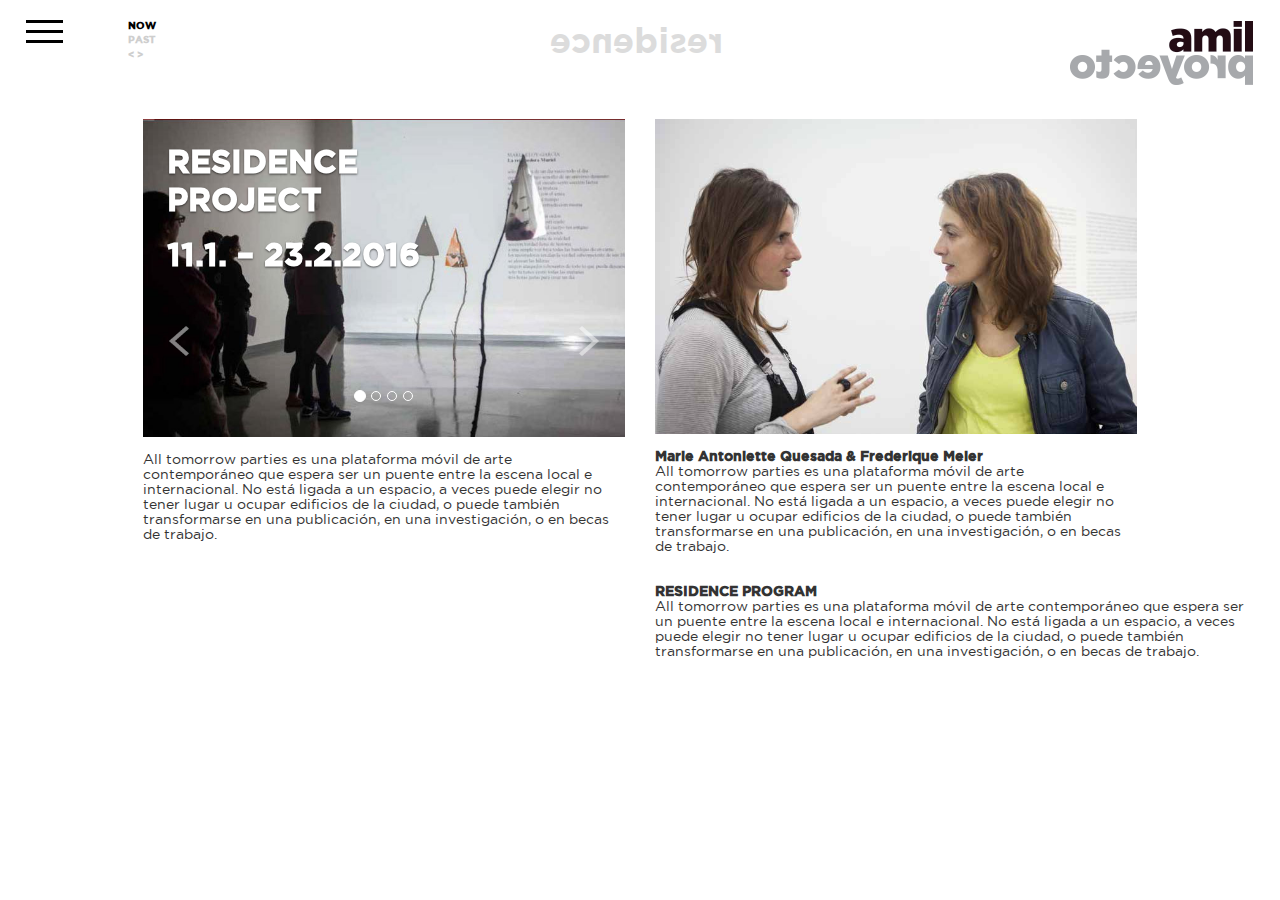
<file: past_residence.html>
<!DOCTYPE>
<html>

    <head>

        <title>Amil</title>
        <meta charset="utf-8">
        <!-- Responsiveness -->
        <meta name="viewport" content="width=device-width, initial-scale=1.0, user-scalable=no">
        <link rel="stylesheet" type="text/css" href="stylesheets/main.css">
        <link rel="stylesheet" href="https://maxcdn.bootstrapcdn.com/font-awesome/4.4.0/css/font-awesome.min.css">
        <link rel="stylesheet" href="https://maxcdn.bootstrapcdn.com/bootstrap/3.3.2/css/bootstrap.min.css">
    </head>

    <body>
        <section class="home exhibitions">
            <div class="barra_nav">
              <nav>
            <h3 id="menu-toggle" class="tb-menu-toggle" style="width: 30px; height: 25px; background: transparent;"><i style="background: green;"></i><i style="background: green;"></i><i style="background: green;"></i></h3>
              <ul id="menu" class="tb-mobile-menu" style="display: none;">
                <li><a href="exhibitions.html">exhibitions</a></li>
                <li><a href="interventions.html">interventions</a></li>
                <li><a href="residence.html">residence</a></li>
                <li><a href="publications.html">publications</a></li><br>
                <li><a href="space.html">space</a></li>
                <li><a href="contact.html">contact</a></li><br>
                <li><a href="#spanol">spanol</a></li>
                <li><a href="#piep-face-etc">piep-face-etc</a></li>         
              </ul>
              <a href="home.html">
                <div class="logo">
                    <img src="img/amil_logo.png" alt="">
                </div> 
              </a>
              <div class="titulo_nav">
                <center>
                  <p>
                  residence
                  </p>
                </center>
                  
              </div>
          </nav>
            </div>
            
            <div class="tab-wrap">
                <input type="radio" name="tabs" id="tab1" checked>
                <div class="tab-label-content" id="tab1-content">
                  <label for="tab1">NOW</label>
                  <div >
                    <div class="tab-content">
                      <div class="row container_2">
                        <div class="col-md-6">
                            <div class="slider">
                                <div id="myCarousel" class="carousel slide" data-ride="carousel">
                                  <ol class="carousel-indicators">
                                    <li data-target="#myCarousel" data-slide-to="0" class="active"></li>
                                    <li data-target="#myCarousel" data-slide-to="1"></li>
                                    <li data-target="#myCarousel" data-slide-to="2"></li>
                                    <li data-target="#myCarousel" data-slide-to="3"></li>
                                  </ol>

                                  <div class="carousel-inner" role="listbox">
                                    <div class="item active">
                                      <img src="img/AMIL_residence_project.jpg">
                                      <div class="carousel-caption">
                                        <p class="marg_bott_8">RESIDENCE</p>
                                        <p>PROJECT</p>
                                        <p>11.1. – 23.2.2016</p>
                                      </div>
                                    </div>

                                    <div class="item">
                                      <img src="img/AMIL_residence_project.jpg" >
                                    </div>

                                    <div class="item">
                                      <img src="img/AMIL_residence_project.jpg">
                                    </div>

                                    <div class="item">
                                      <img src="img/AMIL_residence_project.jpg">
                                    </div>
                                  </div>

                                  <a class="left carousel-control" href="#myCarousel" role="button" data-slide="prev">
                                    <img  class="arrow" src="img/arrow_left.png" alt="">
                                    <span class="sr-only">Previous</span>
                                  </a>
                                  <a class="right carousel-control" href="#myCarousel" role="button" data-slide="next">
                                    <img class="arrow" src="img/arrow_right.png" alt="">
                                    <span class="sr-only">Next</span>
                                  </a>
                                </div>
                            </div>
                            <div class="text_exhibitions">
                                  
                                All tomorrow parties es una plataforma móvil de arte contemporáneo que espera ser un puente entre
                                la escena local e internacional. No está ligada a un espacio, a veces puede elegir no tener lugar u
                                ocupar edificios de la ciudad, o puede también transformarse
                                en una publicación, en una investigación,
                                o en becas de trabajo.
                            </div>
                        </div>
                        <div class="col-md-6">
                            <div class="img">
                                <img src="img/AMIL_marie.jpg">
                            </div>
                            <div class="text_exhibitions">
                                <div class="titulo_exhibitions">
                                  Marie Antoniette Quesada & Frederique Meier
                                </div>
                                All tomorrow parties es una plataforma móvil de arte contemporáneo que espera ser un puente entre
                                la escena local e internacional. No está ligada a un espacio, a veces puede elegir no tener lugar u
                                ocupar edificios de la ciudad, o puede también transformarse
                                en una publicación, en una investigación,
                                o en becas de trabajo.
                            </div>
                        </div>
                      </div>
                      <div class="row">
                        <div class="col-md-6"></div>
                        <div class="col-md-6">
                            <div class="text_exhibitions">
                                <div class="titulo_exhibitions">
                                  RESIDENCE PROGRAM 
                                </div>
                                All tomorrow parties es una plataforma móvil de arte contemporáneo que espera ser un puente entre
                                la escena local e internacional. No está ligada a un espacio, a veces puede elegir no tener lugar u
                                ocupar edificios de la ciudad, o puede también transformarse
                                en una publicación, en una investigación,
                                o en becas de trabajo.
                            </div>
                        </div>
                      </div>
                    </div>
                  </div>
                </div>
                 
                <input type="radio" name="tabs" id="tab2">
                <div class="tab-label-content" id="tab2-content">
                  <label for="tab2">PAST</label>
                    <div>
                    <div class="tab-content">
                      <div class="row container_2">
                          <div class="col-md-4">
                              <img src="img/AMIL_residence.jpg" alt="">
                              <div class="text_exhibitions">
                                  <div class="titulo_exhibitions">
                                      RESIDENCE B
                                  </div>
                                  Name of the artist
                              </div>
                          </div>
                          <div class="col-md-4">
                              <img src="img/AMIL_residence.jpg" alt="">
                              <div class="text_exhibitions">
                                  <div class="titulo_exhibitions">
                                      RESIDENCE C
                                  </div>
                                  Name of the artist
                              </div>
                          </div>
                          <div class="col-md-4">
                              <img src="img/AMIL_residence.jpg" alt="">
                              <div class="text_exhibitions">
                                  <div class="titulo_exhibitions">
                                      RESIDENCE D
                                  </div>
                                  Name of the artist
                              </div>
                          </div>
                      </div>
                      <div class="row container_2">
                          <div class="col-md-4">
                              <img src="img/AMIL_residence.jpg" alt="">
                              <div class="text_exhibitions">
                                  <div class="titulo_exhibitions">
                                      RESIDENCE E
                                  </div>
                                  Name of the artist
                              </div>
                          </div>
                          <div class="col-md-4">
                              <img src="img/AMIL_residence.jpg" alt="">
                              <div class="text_exhibitions">
                                  <div class="titulo_exhibitions">
                                      RESIDENCE F
                                  </div>
                                  Name of the artist
                              </div>
                          </div>
                          <div class="col-md-4">
                              <img src="img/AMIL_residence.jpg" alt="">
                              <div class="text_exhibitions">
                                  <div class="titulo_exhibitions">
                                      RESIDENCE G
                                  </div>
                                  Name of the artist
                              </div>
                          </div>
                      </div>
                    </div> 
                  </div>
                </div>
                  <input type="radio" name="tabs" id="tab3">
                  <div class="tab-label-content" id="tab3-content">
                  <label for="tab3"> < ></label>
                    <div>
                      <div class="tab-content">
                      <div class="row container_2">
                        <div class="col-md-6">
                            <div class="slider">
                                <div id="slider-2" class="carousel slide" data-ride="carousel">
                                  <ol class="carousel-indicators">
                                    <li data-target="#myCarousel" data-slide-to="0" class="active"></li>
                                    <li data-target="#myCarousel" data-slide-to="1"></li>
                                    <li data-target="#myCarousel" data-slide-to="2"></li>
                                    <li data-target="#myCarousel" data-slide-to="3"></li>
                                  </ol>

                                  <div class="carousel-inner" role="listbox">
                                    <div class="item active">
                                      <img src="img/AMIL_residence_past.jpg">
                                      <div class="carousel-caption">
                                        <p class="marg_bott_8">RESIDENCE</p>
                                        <p>PROJECT</p>
                                        <p>11.1. – 23.2.2016</p>
                                      </div>
                                    </div>

                                    <div class="item">
                                     <img src="img/AMIL_residence_past.jpg">
                                    </div>

                                    <div class="item">
                                      <img src="img/AMIL_residence_past.jpg">
                                    </div>

                                    <div class="item">
                                      <img src="img/AMIL_residence_past.jpg">
                                    </div>
                                  </div>

                                  <a class="left carousel-control" href="#slider-2" role="button" data-slide="prev">
                                    <img  class="arrow" src="img/arrow_left.png" alt="">
                                    <span class="sr-only">Previous</span>
                                  </a>
                                  <a class="right carousel-control" href="#slider-2" role="button" data-slide="next">
                                    <img class="arrow" src="img/arrow_right.png" alt="">
                                    <span class="sr-only">Next</span>
                                  </a>
                                </div>
                            </div>
                            <div class="text_exhibitions">
                                  
                                All tomorrow parties es una plataforma móvil de arte contemporáneo que espera ser un puente entre
                                la escena local e internacional. No está ligada a un espacio, a veces puede elegir no tener lugar u
                                ocupar edificios de la ciudad, o puede también transformarse
                                en una publicación, en una investigación,
                                o en becas de trabajo.
                            </div>
                        </div>
                        <div class="col-md-6">
                            <div class="img">
                                <img src="img/AMIL_henri.jpg">
                            </div>
                            <div class="text_exhibitions">
                                <div class="titulo_exhibitions">
                                  Henri Quatorce
                                </div>
                                la escena local e internacional. No está ligada a un espacio, a veces puede elegir no tener lugar u
                                ocupar edificios de la ciudad, o puede también transformarse
                                en una publicación, en una investigación,
                                o en becas de trabajo.
                            </div>
                        </div>
                      </div>
                      <div class="row container_2">
                        <div class="col-md-6"></div>
                        <div class="col-md-6">
                          <div class="text_exhibitions">
                                <div class="titulo_exhibitions">
                                  RESIDENCE PROGRAM
                                </div>
                                la escena local e internacional. No está ligada a un espacio, a veces puede elegir no tener lugar u
                                ocupar edificios de la ciudad, o puede también transformarse
                                en una publicación, en una investigación,
                                o en becas de trabajo.
                            </div>
                        </div>
                      </div>
                      </div>
                    </div>
                  </div>

            </div>
        </section>
        <script src="https://ajax.googleapis.com/ajax/libs/jquery/1.11.2/jquery.min.js"></script>
        <script src="https://maxcdn.bootstrapcdn.com/bootstrap/3.3.2/js/bootstrap.min.js"></script>
        <script src="javascripts/miscript.js"></script>
        <script src="javascripts/modernizr.custom.64483.js"></script>
    </body>
</html>
</file>
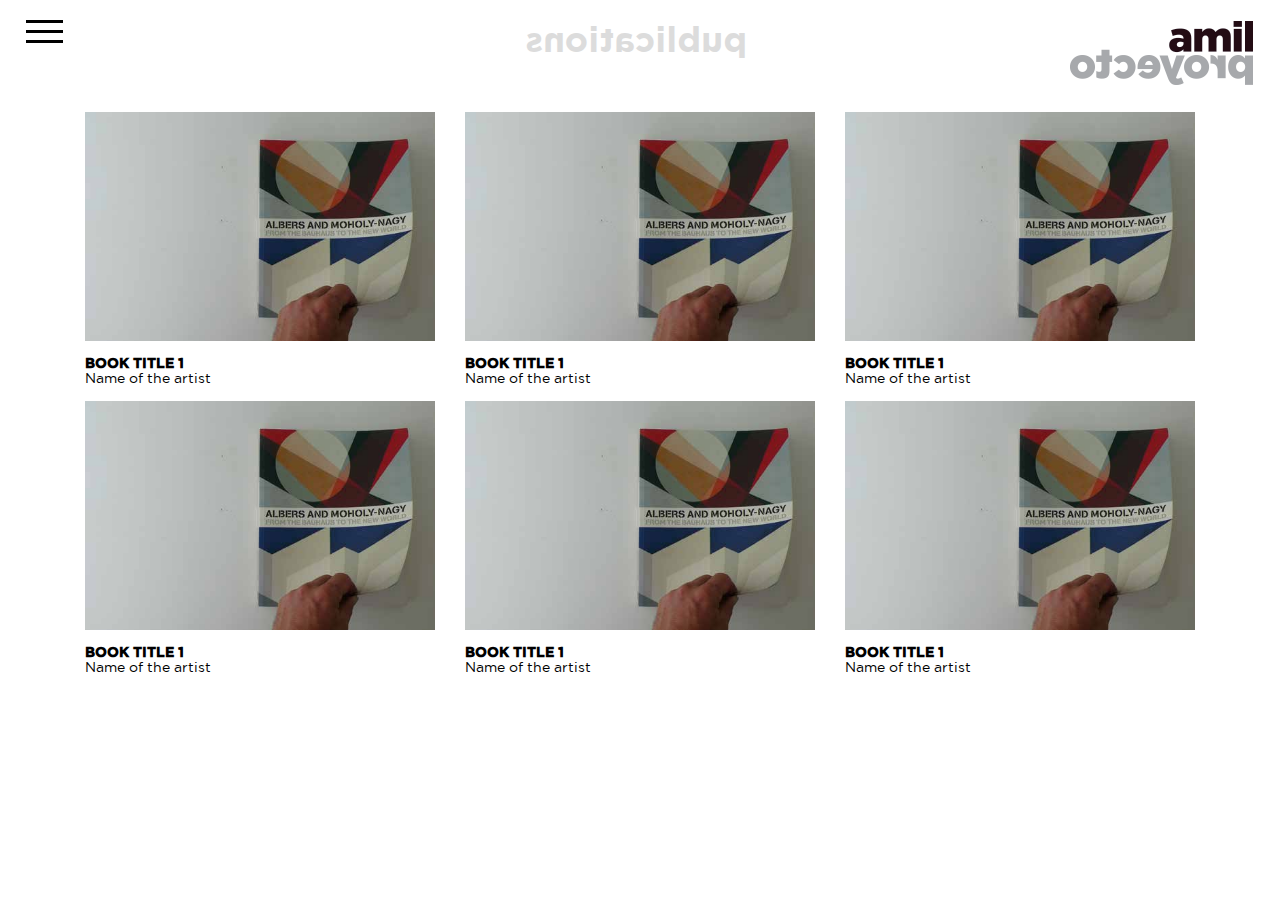
<file: publications.html>
<!DOCTYPE>
<html>

  <head>

    <title>Amil</title>
    <meta charset="utf-8">
    <!-- Responsiveness -->
    <meta name="viewport" content="width=device-width, initial-scale=1.0, user-scalable=no">
    <link rel="stylesheet" type="text/css" href="stylesheets/main.css">
    <link rel="stylesheet" href="https://maxcdn.bootstrapcdn.com/font-awesome/4.4.0/css/font-awesome.min.css">

  </head>

    <body>
        <section class="home exhibitions">
            <div class="barra_nav">
              <nav>
    <h3 id="menu-toggle" class="tb-menu-toggle" style="width: 30px; height: 25px; background: transparent;"><i style="background: green;"></i><i style="background: green;"></i><i style="background: green;"></i></h3>
      <ul id="menu" class="tb-mobile-menu" style="display: none;">
        <li><a href="exhibitions.html">exhibitions</a></li>
        <li><a href="interventions.html">interventions</a></li>
        <li><a href="residence.html">residence</a></li>
        <li><a href="publications.html">publications</a></li><br>
        <li><a href="space.html">space</a></li>
        <li><a href="contact.html">contact</a></li><br>
        <li><a href="#spanol">spanol</a></li>
        <li><a href="#piep-face-etc">piep-face-etc</a></li>         
      </ul>
      <a href="home.html">
        <div class="logo">
            <img src="img/amil_logo.png" alt="">
        </div> 
      </a>
      <div class="titulo_nav">
        <center>
          <p>
          publications
          </p>
        </center>
          
      </div>
</nav>
            </div>
            <div class="container">
                <div class="row">
                    <a href="past_publications.html">
                       <div class="col-md-4">
                        <img src="img/AMIL_book_title1.jpg" alt="">
                        <div class="text_exhibitions">
                            <div class="titulo_exhibitions">
                            BOOK TITLE 1
                        </div>
                            Name of the artist
                        </div>                        
                    </div> 
                    </a>
                     <a href="past_publications.html">
                       <div class="col-md-4">
                        <img src="img/AMIL_book_title1.jpg" alt="">
                        <div class="text_exhibitions">
                            <div class="titulo_exhibitions">
                            BOOK TITLE 1
                        </div>
                            Name of the artist
                        </div>                        
                    </div>  
                     </a>
                     <a href="past_publications.html">
                        <div class="col-md-4">
                        <img src="img/AMIL_book_title1.jpg" alt="">
                        <div class="text_exhibitions">
                            <div class="titulo_exhibitions">
                            BOOK TITLE 1
                        </div>
                            Name of the artist
                        </div>                        
                    </div> 
                     </a>
                    
                </div> 
                <div class="row">
                     <a href="past_publications.html">
                        <div class="col-md-4">
                        <img src="img/AMIL_book_title1.jpg" alt="">
                        <div class="text_exhibitions">
                            <div class="titulo_exhibitions">
                            BOOK TITLE 1
                        </div>
                            Name of the artist
                        </div>                        
                    </div> 
                     </a>
                     <a href="past_publications.html">
                        <div class="col-md-4">
                        <img src="img/AMIL_book_title1.jpg" alt="">
                        <div class="text_exhibitions">
                            <div class="titulo_exhibitions">
                            BOOK TITLE 1
                        </div>
                            Name of the artist
                        </div>                        
                    </div> 
                     </a>
                     <a href="past_publications.html">
                        <div class="col-md-4">
                        <img src="img/AMIL_book_title1.jpg" alt="">
                        <div class="text_exhibitions">
                            <div class="titulo_exhibitions">
                            BOOK TITLE 1
                        </div>
                            Name of the artist
                        </div>                        
                    </div> 
                     </a>
                    
                </div> 
            </div>
        </section>
    <script src="https://ajax.googleapis.com/ajax/libs/jquery/1.11.2/jquery.min.js"></script>
    <script src="https://maxcdn.bootstrapcdn.com/bootstrap/3.3.2/js/bootstrap.min.js"></script>
    <script src="javascripts/miscript.js"></script>
    <script src="javascripts/modernizr.custom.64483.js"></script>
  </body>
</html>
</file>
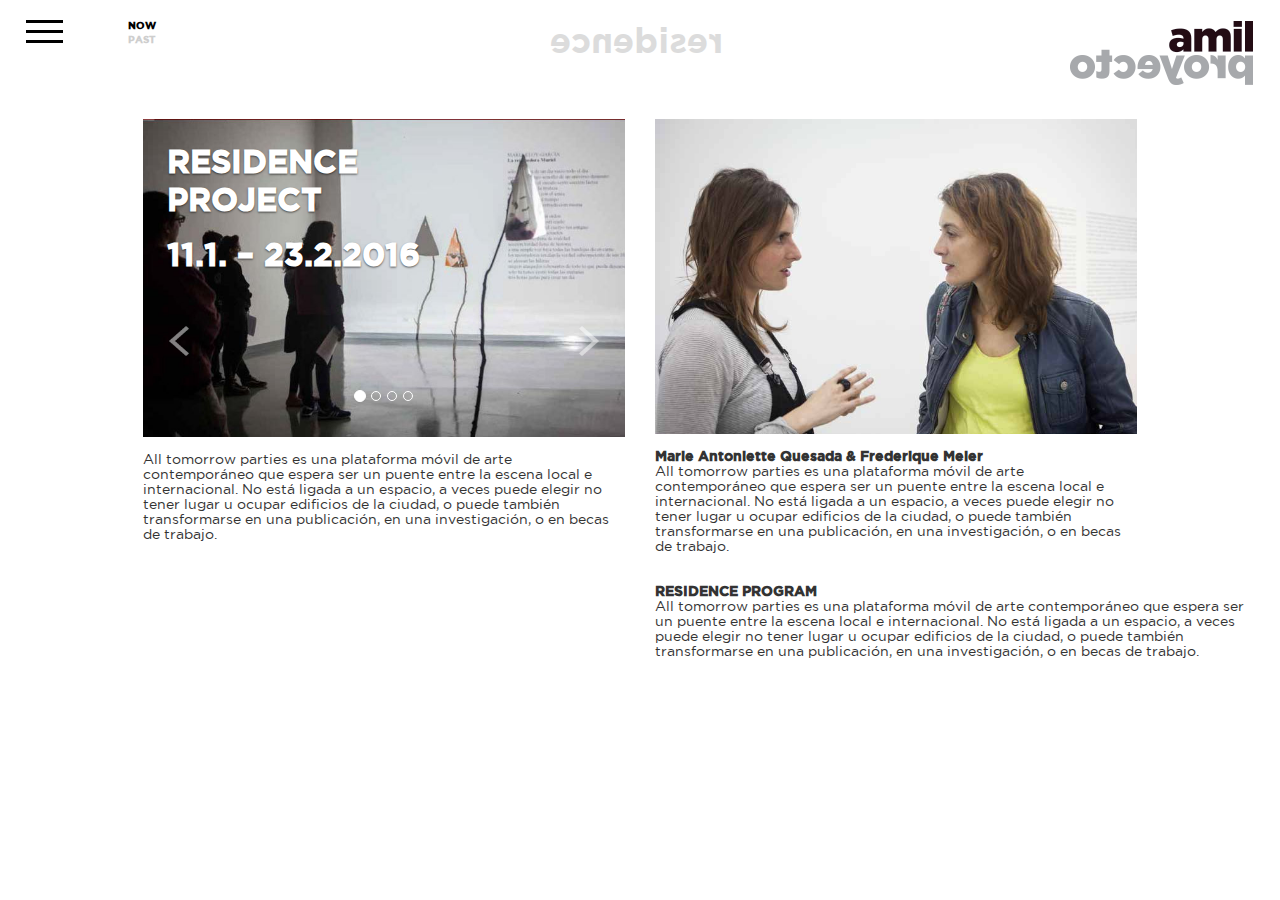
<file: residence.html>
<!DOCTYPE>
<html>

    <head>

        <title>Amil</title>
        <meta charset="utf-8">
        <!-- Responsiveness -->
        <meta name="viewport" content="width=device-width, initial-scale=1.0, user-scalable=no">
        <link rel="stylesheet" type="text/css" href="stylesheets/main.css">
        <link rel="stylesheet" href="https://maxcdn.bootstrapcdn.com/font-awesome/4.4.0/css/font-awesome.min.css">
        <link rel="stylesheet" href="https://maxcdn.bootstrapcdn.com/bootstrap/3.3.2/css/bootstrap.min.css">
    </head>

    <body>
        <section class="home exhibitions">
            <div class="barra_nav">
              <nav>
            <h3 id="menu-toggle" class="tb-menu-toggle" style="width: 30px; height: 25px; background: transparent;"><i style="background: green;"></i><i style="background: green;"></i><i style="background: green;"></i></h3>
              <ul id="menu" class="tb-mobile-menu" style="display: none;">
                <li><a href="exhibitions.html">exhibitions</a></li>
                <li><a href="interventions.html">interventions</a></li>
                <li><a href="residence.html">residence</a></li>
                <li><a href="publications.html">publications</a></li><br>
                <li><a href="space.html">space</a></li>
                <li><a href="contact.html">contact</a></li><br>
                <li><a href="#spanol">spanol</a></li>
                <li><a href="#piep-face-etc">piep-face-etc</a></li>         
              </ul>
              <a href="home.html">
                <div class="logo">
                    <img src="img/amil_logo.png" alt="">
                </div> 
              </a>
              <div class="titulo_nav">
                <center>
                  <p>
                  residence
                  </p>
                </center>
                  
              </div>
          </nav>
            </div>
            
            <div class="tab-wrap">
                <input type="radio" name="tabs" id="tab1" checked>
                <div class="tab-label-content" id="tab1-content">
                  <label for="tab1">NOW</label>
                  <div >
                    <div class="tab-content">
                      <div class="row container_2">
                        <div class="col-md-6">
                            <div class="slider">
                                <div id="myCarousel" class="carousel slide" data-ride="carousel">
                                  <ol class="carousel-indicators">
                                    <li data-target="#myCarousel" data-slide-to="0" class="active"></li>
                                    <li data-target="#myCarousel" data-slide-to="1"></li>
                                    <li data-target="#myCarousel" data-slide-to="2"></li>
                                    <li data-target="#myCarousel" data-slide-to="3"></li>
                                  </ol>

                                  <div class="carousel-inner" role="listbox">
                                    <div class="item active">
                                      <img src="img/AMIL_residence_project.jpg">
                                      <div class="carousel-caption">
                                        <p class="marg_bott_8">RESIDENCE</p>
                                        <p>PROJECT</p>
                                        <p>11.1. – 23.2.2016</p>
                                      </div>
                                    </div>

                                    <div class="item">
                                      <img src="img/AMIL_residence_project.jpg" >
                                    </div>

                                    <div class="item">
                                      <img src="img/AMIL_residence_project.jpg">
                                    </div>

                                    <div class="item">
                                      <img src="img/AMIL_residence_project.jpg">
                                    </div>
                                  </div>

                                  <a class="left carousel-control" href="#myCarousel" role="button" data-slide="prev">
                                    <img  class="arrow" src="img/arrow_left.png" alt="">
                                    <span class="sr-only">Previous</span>
                                  </a>
                                  <a class="right carousel-control" href="#myCarousel" role="button" data-slide="next">
                                    <img class="arrow" src="img/arrow_right.png" alt="">
                                    <span class="sr-only">Next</span>
                                  </a>
                                </div>
                            </div>
                            <div class="text_exhibitions">
                                  
                                All tomorrow parties es una plataforma móvil de arte contemporáneo que espera ser un puente entre
                                la escena local e internacional. No está ligada a un espacio, a veces puede elegir no tener lugar u
                                ocupar edificios de la ciudad, o puede también transformarse
                                en una publicación, en una investigación,
                                o en becas de trabajo.
                            </div>
                        </div>
                        <div class="col-md-6">
                            <div class="img">
                                <img src="img/AMIL_marie.jpg">
                            </div>
                            <div class="text_exhibitions">
                                <div class="titulo_exhibitions">
                                  Marie Antoniette Quesada & Frederique Meier
                                </div>
                                All tomorrow parties es una plataforma móvil de arte contemporáneo que espera ser un puente entre
                                la escena local e internacional. No está ligada a un espacio, a veces puede elegir no tener lugar u
                                ocupar edificios de la ciudad, o puede también transformarse
                                en una publicación, en una investigación,
                                o en becas de trabajo.
                            </div>
                        </div>
                        
                      </div>
                      <div class="row">
                        <div class="col-md-6"></div>
                        <div class="col-md-6">
                            <div class="text_exhibitions">
                                <div class="titulo_exhibitions">
                                  RESIDENCE PROGRAM 
                                </div>
                                All tomorrow parties es una plataforma móvil de arte contemporáneo que espera ser un puente entre
                                la escena local e internacional. No está ligada a un espacio, a veces puede elegir no tener lugar u
                                ocupar edificios de la ciudad, o puede también transformarse
                                en una publicación, en una investigación,
                                o en becas de trabajo.
                            </div>
                        </div>
                      </div>
                    </div>
                  </div>
                </div>
                 
                <input type="radio" name="tabs" id="tab2">
                <div class="tab-label-content" id="tab2-content">
                  <label for="tab2">PAST</label>
                    <div>
                    <div class="tab-content">
                      <div class="row container_2">
                        <a href="past_residence.html">
                          <div class="col-md-4">
                              <img src="img/AMIL_residence.jpg" alt="">
                              <div class="text_exhibitions">
                                  <div class="titulo_exhibitions">
                                      RESIDENCE B
                                  </div>
                                  Name of the artist
                              </div>
                          </div>
                        </a>
                        <a href="past_residence.html">
                          <div class="col-md-4">
                            <img src="img/AMIL_residence.jpg" alt="">
                            <div class="text_exhibitions">
                                <div class="titulo_exhibitions">
                                    RESIDENCE C
                                </div>
                                Name of the artist
                            </div>
                        </div>
                        </a>
                          <a  href="past_residence.html">
                            <div class="col-md-4">
                              <img src="img/AMIL_residence.jpg" alt="">
                              <div class="text_exhibitions">
                                  <div class="titulo_exhibitions">
                                      RESIDENCE D
                                  </div>
                                  Name of the artist
                              </div>
                          </div>
                          </a>
                          
                      </div>
                      <div class="row container_2">
                        <a  href="past_residence.html">
                          <div class="col-md-4">
                              <img src="img/AMIL_residence.jpg" alt="">
                              <div class="text_exhibitions">
                                  <div class="titulo_exhibitions">
                                      RESIDENCE E
                                  </div>
                                  Name of the artist
                              </div>
                          </div>
                        </a>
                        <a href="past_residence.html">
                          <div class="col-md-4">
                              <img src="img/AMIL_residence.jpg" alt="">
                              <div class="text_exhibitions">
                                  <div class="titulo_exhibitions">
                                      RESIDENCE F
                                  </div>
                                  Name of the artist
                              </div>
                          </div>
                        </a>
                        <a href="past_residence.html">
                          <div class="col-md-4">
                              <img src="img/AMIL_residence.jpg" alt="">
                              <div class="text_exhibitions">
                                  <div class="titulo_exhibitions">
                                      RESIDENCE G
                                  </div>
                                  Name of the artist
                              </div>
                          </div>
                        </a>
                          
                      </div>
                    </div> 
                  </div>
                </div>
            </div>
        </section>
        <script src="https://ajax.googleapis.com/ajax/libs/jquery/1.11.2/jquery.min.js"></script>
        <script src="https://maxcdn.bootstrapcdn.com/bootstrap/3.3.2/js/bootstrap.min.js"></script>
        <script src="javascripts/miscript.js"></script>
        <script src="javascripts/modernizr.custom.64483.js"></script>
    </body>
</html>
</file>
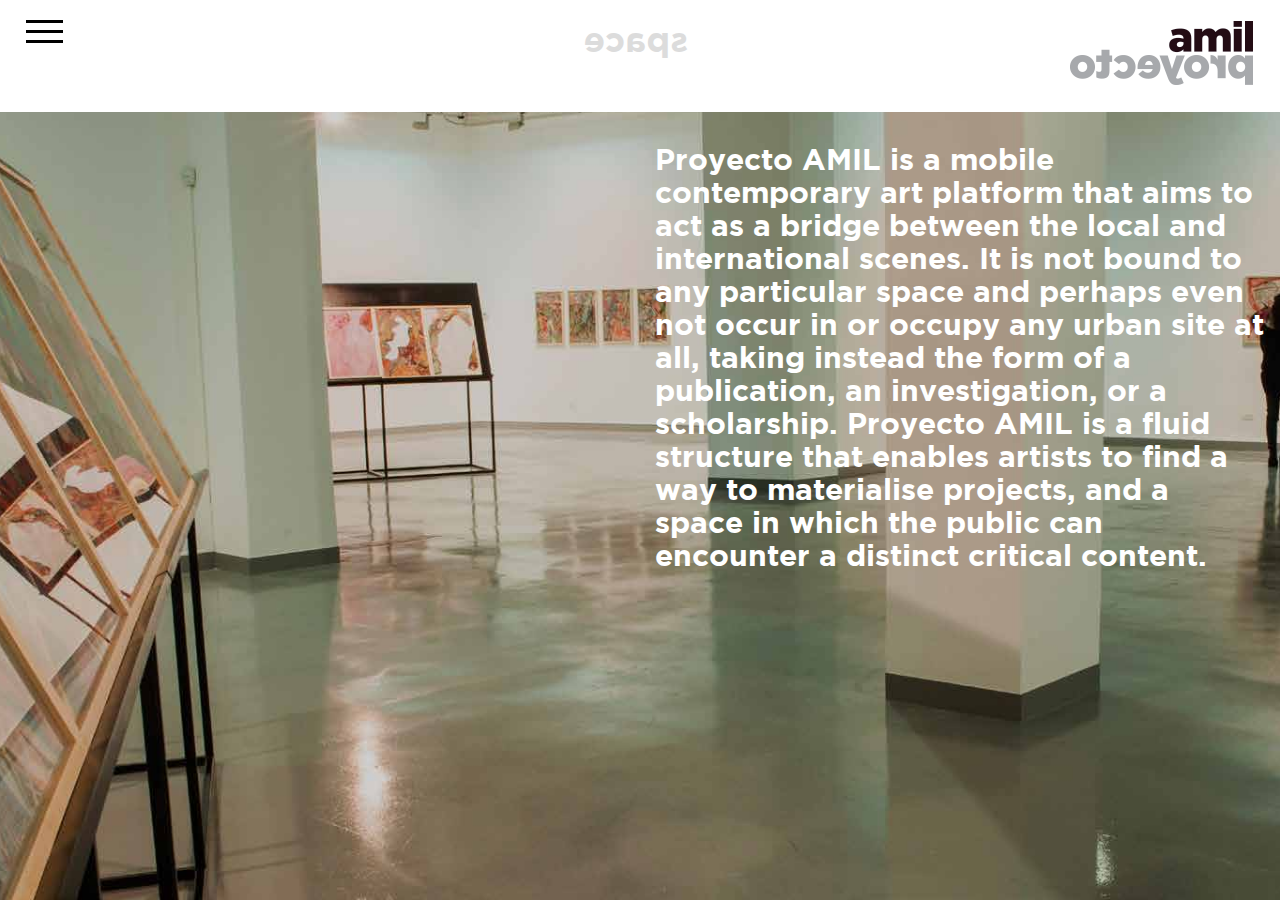
<file: space.html>
<!DOCTYPE>
<html>

	<head>

		<title>Amil</title>
		<meta charset="utf-8">
		<!-- Responsiveness -->
		<meta name="viewport" content="width=device-width, initial-scale=1.0, user-scalable=no">
		<link rel="stylesheet" type="text/css" href="stylesheets/main.css">
		<link rel="stylesheet" href="https://maxcdn.bootstrapcdn.com/font-awesome/4.4.0/css/font-awesome.min.css">

	</head>

		<body>
    		<section class="home space">
    			<div class="barra_nav">
                    <nav>
                        <h3 id="menu-toggle" class="tb-menu-toggle" style="width: 30px; height: 25px; background: transparent;"><i style="background: green;"></i><i style="background: green;"></i><i style="background: green;"></i></h3>
                          <ul id="menu" class="tb-mobile-menu" style="display: none;">
                            <li><a href="exhibitions.html">exhibitions</a></li>
                            <li><a href="interventions.html">interventions</a></li>
                            <li><a href="residence.html">residence</a></li>
                            <li><a href="publications.html">publications</a></li><br>
                            <li><a href="space.html">space</a></li>
                            <li><a href="contact.html">contact</a></li><br>
                            <li><a href="#spanol">spanol</a></li>
                            <li><a href="#piep-face-etc">piep-face-etc</a></li>         
                          </ul>
                          <a href="home.html">
                            <div class="logo">
                                <img src="img/amil_logo.png" alt="">
                            </div> 
                          </a>
                          <div class="titulo_nav">
                            <center>
                              <p>
                              space
                              </p>
                            </center>
                              
                          </div>
                    </nav>
                        </div>
                <div class="container-one">
                    <div class="row">
                        <div class="col-md-6"></div>  
                        <div class="col-md-6">
                            <div class="text_space">
                                Proyecto AMIL is a mobile
                                contemporary art platform that
                                aims to act as a bridge between
                                the local and international scenes.
                                It is not bound to any particular
                                space and perhaps even not occur
                                in or occupy any urban site at all,
                                taking instead the form of a
                                publication, an investigation, or a
                                scholarship. Proyecto AMIL is a
                                fluid structure that enables artists
                                to find a way to materialise
                                projects, and a space in which the
                                public can encounter a distinct
                                critical content.
                            </div>
                        </div>
                </div>
                </div>
                
    		</section>
		<script src="https://ajax.googleapis.com/ajax/libs/jquery/1.11.2/jquery.min.js"></script>
		<script src="https://maxcdn.bootstrapcdn.com/bootstrap/3.3.2/js/bootstrap.min.js"></script>

	  	<script src="javascripts/miscript.js"></script>
		<script src="javascripts/modernizr.custom.64483.js"></script>
	</body>
</html>
</file>
<file: stylesheets/main.css>
/*========================================
=            Bootstrap                   =
========================================*/
/*========================================
=          Twitter Bootstrap 3.2      =
========================================*/
/*! normalize.css v3.0.2 | MIT License | git.io/normalize */
html {
  font-family: sans-serif;
  -ms-text-size-adjust: 100%;
  -webkit-text-size-adjust: 100%; }

body {
  margin: 0; }

article,
aside,
details,
figcaption,
figure,
footer,
header,
hgroup,
main,
menu,
nav,
section,
summary {
  display: block; }

audio,
canvas,
progress,
video {
  display: inline-block;
  vertical-align: baseline; }

audio:not([controls]) {
  display: none;
  height: 0; }

[hidden],
template {
  display: none; }

a {
  background-color: transparent; }

a:active,
a:hover {
  outline: 0; }

abbr[title] {
  border-bottom: 1px dotted; }

b,
strong {
  font-weight: bold; }

dfn {
  font-style: italic; }

h1 {
  font-size: 2em;
  margin: 0.67em 0; }

mark {
  background: #ff0;
  color: #000; }

small {
  font-size: 80%; }

sub,
sup {
  font-size: 75%;
  line-height: 0;
  position: relative;
  vertical-align: baseline; }

sup {
  top: -0.5em; }

sub {
  bottom: -0.25em; }

img {
  border: 0; }

svg:not(:root) {
  overflow: hidden; }

figure {
  margin: 1em 40px; }

hr {
  -moz-box-sizing: content-box;
  box-sizing: content-box;
  height: 0; }

pre {
  overflow: auto; }

code,
kbd,
pre,
samp {
  font-family: monospace, monospace;
  font-size: 1em; }

button,
input,
optgroup,
select,
textarea {
  color: inherit;
  font: inherit;
  margin: 0; }

button {
  overflow: visible; }

button,
select {
  text-transform: none; }

button,
html input[type="button"],
input[type="reset"],
input[type="submit"] {
  -webkit-appearance: button;
  cursor: pointer; }

button[disabled],
html input[disabled] {
  cursor: default; }

button::-moz-focus-inner,
input::-moz-focus-inner {
  border: 0;
  padding: 0; }

input {
  line-height: normal; }

input[type="checkbox"],
input[type="radio"] {
  box-sizing: border-box;
  padding: 0; }

input[type="number"]::-webkit-inner-spin-button,
input[type="number"]::-webkit-outer-spin-button {
  height: auto; }

input[type="search"] {
  -webkit-appearance: textfield;
  -moz-box-sizing: content-box;
  -webkit-box-sizing: content-box;
  box-sizing: content-box; }

input[type="search"]::-webkit-search-cancel-button,
input[type="search"]::-webkit-search-decoration {
  -webkit-appearance: none; }

fieldset {
  border: 1px solid #c0c0c0;
  margin: 0 2px;
  padding: 0.35em 0.625em 0.75em; }

legend {
  border: 0;
  padding: 0; }

textarea {
  overflow: auto; }

optgroup {
  font-weight: bold; }

table {
  border-collapse: collapse;
  border-spacing: 0; }

td,
th {
  padding: 0; }

* {
  -webkit-box-sizing: border-box;
  -moz-box-sizing: border-box;
  box-sizing: border-box; }

*:before,
*:after {
  -webkit-box-sizing: border-box;
  -moz-box-sizing: border-box;
  box-sizing: border-box; }

html {
  font-size: 10px;
  -webkit-tap-highlight-color: transparent; }

body {
  font-family: "Helvetica Neue", Helvetica, Arial, sans-serif;
  font-size: 14px;
  line-height: 1.42857;
  color: #333333;
  background-color: #fff; }

input,
button,
select,
textarea {
  font-family: inherit;
  font-size: inherit;
  line-height: inherit; }

a {
  color: #337ab7;
  text-decoration: none; }
  a:hover, a:focus {
    color: #23527c;
    text-decoration: underline; }
  a:focus {
    outline: thin dotted;
    outline: 5px auto -webkit-focus-ring-color;
    outline-offset: -2px; }

figure {
  margin: 0; }

img {
  vertical-align: middle; }

.img-responsive {
  display: block;
  max-width: 100%;
  height: auto; }

.img-rounded {
  border-radius: 6px; }

.img-thumbnail {
  padding: 4px;
  line-height: 1.42857;
  background-color: #fff;
  border: 1px solid #ddd;
  border-radius: 4px;
  -webkit-transition: all 0.2s ease-in-out;
  -o-transition: all 0.2s ease-in-out;
  transition: all 0.2s ease-in-out;
  display: inline-block;
  max-width: 100%;
  height: auto; }

.img-circle {
  border-radius: 50%; }

hr {
  margin-top: 20px;
  margin-bottom: 20px;
  border: 0;
  border-top: 1px solid #eeeeee; }

.sr-only {
  position: absolute;
  width: 1px;
  height: 1px;
  margin: -1px;
  padding: 0;
  overflow: hidden;
  clip: rect(0, 0, 0, 0);
  border: 0; }

.sr-only-focusable:active, .sr-only-focusable:focus {
  position: static;
  width: auto;
  height: auto;
  margin: 0;
  overflow: visible;
  clip: auto; }

[role="button"] {
  cursor: pointer; }

/*! Source: https://github.com/h5bp/html5-boilerplate/blob/master/src/css/main.css */
@media print {
  *,
  *:before,
  *:after {
    background: transparent !important;
    color: #000 !important;
    box-shadow: none !important;
    text-shadow: none !important; }

  a,
  a:visited {
    text-decoration: underline; }

  a[href]:after {
    content: " (" attr(href) ")"; }

  abbr[title]:after {
    content: " (" attr(title) ")"; }

  a[href^="#"]:after,
  a[href^="javascript:"]:after {
    content: ""; }

  pre,
  blockquote {
    border: 1px solid #999;
    page-break-inside: avoid; }

  thead {
    display: table-header-group; }

  tr,
  img {
    page-break-inside: avoid; }

  img {
    max-width: 100% !important; }

  p,
  h2,
  h3 {
    orphans: 3;
    widows: 3; }

  h2,
  h3 {
    page-break-after: avoid; }

  select {
    background: #fff !important; }

  .navbar {
    display: none; }

  .btn > .caret,
  .dropup > .btn > .caret {
    border-top-color: #000 !important; }

  .label {
    border: 1px solid #000; }

  .table {
    border-collapse: collapse !important; }
    .table td,
    .table th {
      background-color: #fff !important; }

  .table-bordered th,
  .table-bordered td {
    border: 1px solid #ddd !important; } }
h1, h2, h3, h4, h5, h6,
.h1, .h2, .h3, .h4, .h5, .h6 {
  font-family: inherit;
  font-weight: 500;
  line-height: 1.1;
  color: inherit; }
  h1 small,
  h1 .small, h2 small,
  h2 .small, h3 small,
  h3 .small, h4 small,
  h4 .small, h5 small,
  h5 .small, h6 small,
  h6 .small,
  .h1 small,
  .h1 .small, .h2 small,
  .h2 .small, .h3 small,
  .h3 .small, .h4 small,
  .h4 .small, .h5 small,
  .h5 .small, .h6 small,
  .h6 .small {
    font-weight: normal;
    line-height: 1;
    color: #777777; }

h1, .h1,
h2, .h2,
h3, .h3 {
  margin-top: 20px;
  margin-bottom: 10px; }
  h1 small,
  h1 .small, .h1 small,
  .h1 .small,
  h2 small,
  h2 .small, .h2 small,
  .h2 .small,
  h3 small,
  h3 .small, .h3 small,
  .h3 .small {
    font-size: 65%; }

h4, .h4,
h5, .h5,
h6, .h6 {
  margin-top: 10px;
  margin-bottom: 10px; }
  h4 small,
  h4 .small, .h4 small,
  .h4 .small,
  h5 small,
  h5 .small, .h5 small,
  .h5 .small,
  h6 small,
  h6 .small, .h6 small,
  .h6 .small {
    font-size: 75%; }

h1, .h1 {
  font-size: 36px; }

h2, .h2 {
  font-size: 30px; }

h3, .h3 {
  font-size: 24px; }

h4, .h4 {
  font-size: 18px; }

h5, .h5 {
  font-size: 14px; }

h6, .h6 {
  font-size: 12px; }

p {
  margin: 0 0 10px; }

.lead {
  margin-bottom: 20px;
  font-size: 16px;
  font-weight: 300;
  line-height: 1.4; }
  @media (min-width: 768px) {
    .lead {
      font-size: 21px; } }

small,
.small {
  font-size: 85%; }

mark,
.mark {
  background-color: #fcf8e3;
  padding: .2em; }

.text-left {
  text-align: left; }

.text-right {
  text-align: right; }

.text-center {
  text-align: center; }

.text-justify {
  text-align: justify; }

.text-nowrap {
  white-space: nowrap; }

.text-lowercase {
  text-transform: lowercase; }

.text-uppercase, .initialism {
  text-transform: uppercase; }

.text-capitalize {
  text-transform: capitalize; }

.text-muted {
  color: #777777; }

.text-primary {
  color: #337ab7; }

a.text-primary:hover {
  color: #286090; }

.text-success {
  color: #3c763d; }

a.text-success:hover {
  color: #2b542c; }

.text-info {
  color: #31708f; }

a.text-info:hover {
  color: #245269; }

.text-warning {
  color: #8a6d3b; }

a.text-warning:hover {
  color: #66512c; }

.text-danger {
  color: #a94442; }

a.text-danger:hover {
  color: #843534; }

.bg-primary {
  color: #fff; }

.bg-primary {
  background-color: #337ab7; }

a.bg-primary:hover {
  background-color: #286090; }

.bg-success {
  background-color: #dff0d8; }

a.bg-success:hover {
  background-color: #c1e2b3; }

.bg-info {
  background-color: #d9edf7; }

a.bg-info:hover {
  background-color: #afd9ee; }

.bg-warning {
  background-color: #fcf8e3; }

a.bg-warning:hover {
  background-color: #f7ecb5; }

.bg-danger {
  background-color: #f2dede; }

a.bg-danger:hover {
  background-color: #e4b9b9; }

.page-header {
  padding-bottom: 9px;
  margin: 40px 0 20px;
  border-bottom: 1px solid #eeeeee; }

ul,
ol {
  margin-top: 0;
  margin-bottom: 10px; }
  ul ul,
  ul ol,
  ol ul,
  ol ol {
    margin-bottom: 0; }

.list-unstyled {
  padding-left: 0;
  list-style: none; }

.list-inline {
  padding-left: 0;
  list-style: none;
  margin-left: -5px; }
  .list-inline > li {
    display: inline-block;
    padding-left: 5px;
    padding-right: 5px; }

dl {
  margin-top: 0;
  margin-bottom: 20px; }

dt,
dd {
  line-height: 1.42857; }

dt {
  font-weight: bold; }

dd {
  margin-left: 0; }

.dl-horizontal dd:before, .dl-horizontal dd:after {
  content: " ";
  display: table; }
.dl-horizontal dd:after {
  clear: both; }
@media (min-width: 768px) {
  .dl-horizontal dt {
    float: left;
    width: 160px;
    clear: left;
    text-align: right;
    overflow: hidden;
    text-overflow: ellipsis;
    white-space: nowrap; }
  .dl-horizontal dd {
    margin-left: 180px; } }

abbr[title],
abbr[data-original-title] {
  cursor: help;
  border-bottom: 1px dotted #777777; }

.initialism {
  font-size: 90%; }

blockquote {
  padding: 10px 20px;
  margin: 0 0 20px;
  font-size: 17.5px;
  border-left: 5px solid #eeeeee; }
  blockquote p:last-child,
  blockquote ul:last-child,
  blockquote ol:last-child {
    margin-bottom: 0; }
  blockquote footer,
  blockquote small,
  blockquote .small {
    display: block;
    font-size: 80%;
    line-height: 1.42857;
    color: #777777; }
    blockquote footer:before,
    blockquote small:before,
    blockquote .small:before {
      content: '\2014 \00A0'; }

.blockquote-reverse,
blockquote.pull-right {
  padding-right: 15px;
  padding-left: 0;
  border-right: 5px solid #eeeeee;
  border-left: 0;
  text-align: right; }
  .blockquote-reverse footer:before,
  .blockquote-reverse small:before,
  .blockquote-reverse .small:before,
  blockquote.pull-right footer:before,
  blockquote.pull-right small:before,
  blockquote.pull-right .small:before {
    content: ''; }
  .blockquote-reverse footer:after,
  .blockquote-reverse small:after,
  .blockquote-reverse .small:after,
  blockquote.pull-right footer:after,
  blockquote.pull-right small:after,
  blockquote.pull-right .small:after {
    content: '\00A0 \2014'; }

address {
  margin-bottom: 20px;
  font-style: normal;
  line-height: 1.42857; }

code,
kbd,
pre,
samp {
  font-family: Menlo, Monaco, Consolas, "Courier New", monospace; }

code {
  padding: 2px 4px;
  font-size: 90%;
  color: #c7254e;
  background-color: #f9f2f4;
  border-radius: 4px; }

kbd {
  padding: 2px 4px;
  font-size: 90%;
  color: #fff;
  background-color: #333;
  border-radius: 3px;
  box-shadow: inset 0 -1px 0 rgba(0, 0, 0, 0.25); }
  kbd kbd {
    padding: 0;
    font-size: 100%;
    font-weight: bold;
    box-shadow: none; }

pre {
  display: block;
  padding: 9.5px;
  margin: 0 0 10px;
  font-size: 13px;
  line-height: 1.42857;
  word-break: break-all;
  word-wrap: break-word;
  color: #333333;
  background-color: #f5f5f5;
  border: 1px solid #ccc;
  border-radius: 4px; }
  pre code {
    padding: 0;
    font-size: inherit;
    color: inherit;
    white-space: pre-wrap;
    background-color: transparent;
    border-radius: 0; }

.pre-scrollable {
  max-height: 340px;
  overflow-y: scroll; }

.container {
  margin-right: auto;
  margin-left: auto;
  padding-left: 15px;
  padding-right: 15px; }
  .container:before, .container:after {
    content: " ";
    display: table; }
  .container:after {
    clear: both; }
  @media (min-width: 768px) {
    .container {
      width: 750px; } }
  @media (min-width: 992px) {
    .container {
      width: 970px; } }
  @media (min-width: 1200px) {
    .container {
      width: 1170px; } }

.container-fluid {
  margin-right: auto;
  margin-left: auto;
  padding-left: 15px;
  padding-right: 15px; }
  .container-fluid:before, .container-fluid:after {
    content: " ";
    display: table; }
  .container-fluid:after {
    clear: both; }

.row {
  margin-left: -15px;
  margin-right: -15px; }
  .row:before, .row:after {
    content: " ";
    display: table; }
  .row:after {
    clear: both; }

.col-xs-1, .col-sm-1, .col-md-1, .col-lg-1, .col-xs-2, .col-sm-2, .col-md-2, .col-lg-2, .col-xs-3, .col-sm-3, .col-md-3, .col-lg-3, .col-xs-4, .col-sm-4, .col-md-4, .col-lg-4, .col-xs-5, .col-sm-5, .col-md-5, .col-lg-5, .col-xs-6, .col-sm-6, .col-md-6, .col-lg-6, .col-xs-7, .col-sm-7, .col-md-7, .col-lg-7, .col-xs-8, .col-sm-8, .col-md-8, .col-lg-8, .col-xs-9, .col-sm-9, .col-md-9, .col-lg-9, .col-xs-10, .col-sm-10, .col-md-10, .col-lg-10, .col-xs-11, .col-sm-11, .col-md-11, .col-lg-11, .col-xs-12, .col-sm-12, .col-md-12, .col-lg-12 {
  position: relative;
  min-height: 1px;
  padding-left: 15px;
  padding-right: 15px; }

.col-xs-1, .col-xs-2, .col-xs-3, .col-xs-4, .col-xs-5, .col-xs-6, .col-xs-7, .col-xs-8, .col-xs-9, .col-xs-10, .col-xs-11, .col-xs-12 {
  float: left; }

.col-xs-1 {
  width: 8.33333%; }

.col-xs-2 {
  width: 16.66667%; }

.col-xs-3 {
  width: 25%; }

.col-xs-4 {
  width: 33.33333%; }

.col-xs-5 {
  width: 41.66667%; }

.col-xs-6 {
  width: 50%; }

.col-xs-7 {
  width: 58.33333%; }

.col-xs-8 {
  width: 66.66667%; }

.col-xs-9 {
  width: 75%; }

.col-xs-10 {
  width: 83.33333%; }

.col-xs-11 {
  width: 91.66667%; }

.col-xs-12 {
  width: 100%; }

.col-xs-pull-0 {
  right: auto; }

.col-xs-pull-1 {
  right: 8.33333%; }

.col-xs-pull-2 {
  right: 16.66667%; }

.col-xs-pull-3 {
  right: 25%; }

.col-xs-pull-4 {
  right: 33.33333%; }

.col-xs-pull-5 {
  right: 41.66667%; }

.col-xs-pull-6 {
  right: 50%; }

.col-xs-pull-7 {
  right: 58.33333%; }

.col-xs-pull-8 {
  right: 66.66667%; }

.col-xs-pull-9 {
  right: 75%; }

.col-xs-pull-10 {
  right: 83.33333%; }

.col-xs-pull-11 {
  right: 91.66667%; }

.col-xs-pull-12 {
  right: 100%; }

.col-xs-push-0 {
  left: auto; }

.col-xs-push-1 {
  left: 8.33333%; }

.col-xs-push-2 {
  left: 16.66667%; }

.col-xs-push-3 {
  left: 25%; }

.col-xs-push-4 {
  left: 33.33333%; }

.col-xs-push-5 {
  left: 41.66667%; }

.col-xs-push-6 {
  left: 50%; }

.col-xs-push-7 {
  left: 58.33333%; }

.col-xs-push-8 {
  left: 66.66667%; }

.col-xs-push-9 {
  left: 75%; }

.col-xs-push-10 {
  left: 83.33333%; }

.col-xs-push-11 {
  left: 91.66667%; }

.col-xs-push-12 {
  left: 100%; }

.col-xs-offset-0 {
  margin-left: 0%; }

.col-xs-offset-1 {
  margin-left: 8.33333%; }

.col-xs-offset-2 {
  margin-left: 16.66667%; }

.col-xs-offset-3 {
  margin-left: 25%; }

.col-xs-offset-4 {
  margin-left: 33.33333%; }

.col-xs-offset-5 {
  margin-left: 41.66667%; }

.col-xs-offset-6 {
  margin-left: 50%; }

.col-xs-offset-7 {
  margin-left: 58.33333%; }

.col-xs-offset-8 {
  margin-left: 66.66667%; }

.col-xs-offset-9 {
  margin-left: 75%; }

.col-xs-offset-10 {
  margin-left: 83.33333%; }

.col-xs-offset-11 {
  margin-left: 91.66667%; }

.col-xs-offset-12 {
  margin-left: 100%; }

@media (min-width: 768px) {
  .col-sm-1, .col-sm-2, .col-sm-3, .col-sm-4, .col-sm-5, .col-sm-6, .col-sm-7, .col-sm-8, .col-sm-9, .col-sm-10, .col-sm-11, .col-sm-12 {
    float: left; }

  .col-sm-1 {
    width: 8.33333%; }

  .col-sm-2 {
    width: 16.66667%; }

  .col-sm-3 {
    width: 25%; }

  .col-sm-4 {
    width: 33.33333%; }

  .col-sm-5 {
    width: 41.66667%; }

  .col-sm-6 {
    width: 50%; }

  .col-sm-7 {
    width: 58.33333%; }

  .col-sm-8 {
    width: 66.66667%; }

  .col-sm-9 {
    width: 75%; }

  .col-sm-10 {
    width: 83.33333%; }

  .col-sm-11 {
    width: 91.66667%; }

  .col-sm-12 {
    width: 100%; }

  .col-sm-pull-0 {
    right: auto; }

  .col-sm-pull-1 {
    right: 8.33333%; }

  .col-sm-pull-2 {
    right: 16.66667%; }

  .col-sm-pull-3 {
    right: 25%; }

  .col-sm-pull-4 {
    right: 33.33333%; }

  .col-sm-pull-5 {
    right: 41.66667%; }

  .col-sm-pull-6 {
    right: 50%; }

  .col-sm-pull-7 {
    right: 58.33333%; }

  .col-sm-pull-8 {
    right: 66.66667%; }

  .col-sm-pull-9 {
    right: 75%; }

  .col-sm-pull-10 {
    right: 83.33333%; }

  .col-sm-pull-11 {
    right: 91.66667%; }

  .col-sm-pull-12 {
    right: 100%; }

  .col-sm-push-0 {
    left: auto; }

  .col-sm-push-1 {
    left: 8.33333%; }

  .col-sm-push-2 {
    left: 16.66667%; }

  .col-sm-push-3 {
    left: 25%; }

  .col-sm-push-4 {
    left: 33.33333%; }

  .col-sm-push-5 {
    left: 41.66667%; }

  .col-sm-push-6 {
    left: 50%; }

  .col-sm-push-7 {
    left: 58.33333%; }

  .col-sm-push-8 {
    left: 66.66667%; }

  .col-sm-push-9 {
    left: 75%; }

  .col-sm-push-10 {
    left: 83.33333%; }

  .col-sm-push-11 {
    left: 91.66667%; }

  .col-sm-push-12 {
    left: 100%; }

  .col-sm-offset-0 {
    margin-left: 0%; }

  .col-sm-offset-1 {
    margin-left: 8.33333%; }

  .col-sm-offset-2 {
    margin-left: 16.66667%; }

  .col-sm-offset-3 {
    margin-left: 25%; }

  .col-sm-offset-4 {
    margin-left: 33.33333%; }

  .col-sm-offset-5 {
    margin-left: 41.66667%; }

  .col-sm-offset-6 {
    margin-left: 50%; }

  .col-sm-offset-7 {
    margin-left: 58.33333%; }

  .col-sm-offset-8 {
    margin-left: 66.66667%; }

  .col-sm-offset-9 {
    margin-left: 75%; }

  .col-sm-offset-10 {
    margin-left: 83.33333%; }

  .col-sm-offset-11 {
    margin-left: 91.66667%; }

  .col-sm-offset-12 {
    margin-left: 100%; } }
@media (min-width: 992px) {
  .col-md-1, .col-md-2, .col-md-3, .col-md-4, .col-md-5, .col-md-6, .col-md-7, .col-md-8, .col-md-9, .col-md-10, .col-md-11, .col-md-12 {
    float: left; }

  .col-md-1 {
    width: 8.33333%; }

  .col-md-2 {
    width: 16.66667%; }

  .col-md-3 {
    width: 25%; }

  .col-md-4 {
    width: 33.33333%; }

  .col-md-5 {
    width: 41.66667%; }

  .col-md-6 {
    width: 50%; }

  .col-md-7 {
    width: 58.33333%; }

  .col-md-8 {
    width: 66.66667%; }

  .col-md-9 {
    width: 75%; }

  .col-md-10 {
    width: 83.33333%; }

  .col-md-11 {
    width: 91.66667%; }

  .col-md-12 {
    width: 100%; }

  .col-md-pull-0 {
    right: auto; }

  .col-md-pull-1 {
    right: 8.33333%; }

  .col-md-pull-2 {
    right: 16.66667%; }

  .col-md-pull-3 {
    right: 25%; }

  .col-md-pull-4 {
    right: 33.33333%; }

  .col-md-pull-5 {
    right: 41.66667%; }

  .col-md-pull-6 {
    right: 50%; }

  .col-md-pull-7 {
    right: 58.33333%; }

  .col-md-pull-8 {
    right: 66.66667%; }

  .col-md-pull-9 {
    right: 75%; }

  .col-md-pull-10 {
    right: 83.33333%; }

  .col-md-pull-11 {
    right: 91.66667%; }

  .col-md-pull-12 {
    right: 100%; }

  .col-md-push-0 {
    left: auto; }

  .col-md-push-1 {
    left: 8.33333%; }

  .col-md-push-2 {
    left: 16.66667%; }

  .col-md-push-3 {
    left: 25%; }

  .col-md-push-4 {
    left: 33.33333%; }

  .col-md-push-5 {
    left: 41.66667%; }

  .col-md-push-6 {
    left: 50%; }

  .col-md-push-7 {
    left: 58.33333%; }

  .col-md-push-8 {
    left: 66.66667%; }

  .col-md-push-9 {
    left: 75%; }

  .col-md-push-10 {
    left: 83.33333%; }

  .col-md-push-11 {
    left: 91.66667%; }

  .col-md-push-12 {
    left: 100%; }

  .col-md-offset-0 {
    margin-left: 0%; }

  .col-md-offset-1 {
    margin-left: 8.33333%; }

  .col-md-offset-2 {
    margin-left: 16.66667%; }

  .col-md-offset-3 {
    margin-left: 25%; }

  .col-md-offset-4 {
    margin-left: 33.33333%; }

  .col-md-offset-5 {
    margin-left: 41.66667%; }

  .col-md-offset-6 {
    margin-left: 50%; }

  .col-md-offset-7 {
    margin-left: 58.33333%; }

  .col-md-offset-8 {
    margin-left: 66.66667%; }

  .col-md-offset-9 {
    margin-left: 75%; }

  .col-md-offset-10 {
    margin-left: 83.33333%; }

  .col-md-offset-11 {
    margin-left: 91.66667%; }

  .col-md-offset-12 {
    margin-left: 100%; } }
@media (min-width: 1200px) {
  .col-lg-1, .col-lg-2, .col-lg-3, .col-lg-4, .col-lg-5, .col-lg-6, .col-lg-7, .col-lg-8, .col-lg-9, .col-lg-10, .col-lg-11, .col-lg-12 {
    float: left; }

  .col-lg-1 {
    width: 8.33333%; }

  .col-lg-2 {
    width: 16.66667%; }

  .col-lg-3 {
    width: 25%; }

  .col-lg-4 {
    width: 33.33333%; }

  .col-lg-5 {
    width: 41.66667%; }

  .col-lg-6 {
    width: 50%; }

  .col-lg-7 {
    width: 58.33333%; }

  .col-lg-8 {
    width: 66.66667%; }

  .col-lg-9 {
    width: 75%; }

  .col-lg-10 {
    width: 83.33333%; }

  .col-lg-11 {
    width: 91.66667%; }

  .col-lg-12 {
    width: 100%; }

  .col-lg-pull-0 {
    right: auto; }

  .col-lg-pull-1 {
    right: 8.33333%; }

  .col-lg-pull-2 {
    right: 16.66667%; }

  .col-lg-pull-3 {
    right: 25%; }

  .col-lg-pull-4 {
    right: 33.33333%; }

  .col-lg-pull-5 {
    right: 41.66667%; }

  .col-lg-pull-6 {
    right: 50%; }

  .col-lg-pull-7 {
    right: 58.33333%; }

  .col-lg-pull-8 {
    right: 66.66667%; }

  .col-lg-pull-9 {
    right: 75%; }

  .col-lg-pull-10 {
    right: 83.33333%; }

  .col-lg-pull-11 {
    right: 91.66667%; }

  .col-lg-pull-12 {
    right: 100%; }

  .col-lg-push-0 {
    left: auto; }

  .col-lg-push-1 {
    left: 8.33333%; }

  .col-lg-push-2 {
    left: 16.66667%; }

  .col-lg-push-3 {
    left: 25%; }

  .col-lg-push-4 {
    left: 33.33333%; }

  .col-lg-push-5 {
    left: 41.66667%; }

  .col-lg-push-6 {
    left: 50%; }

  .col-lg-push-7 {
    left: 58.33333%; }

  .col-lg-push-8 {
    left: 66.66667%; }

  .col-lg-push-9 {
    left: 75%; }

  .col-lg-push-10 {
    left: 83.33333%; }

  .col-lg-push-11 {
    left: 91.66667%; }

  .col-lg-push-12 {
    left: 100%; }

  .col-lg-offset-0 {
    margin-left: 0%; }

  .col-lg-offset-1 {
    margin-left: 8.33333%; }

  .col-lg-offset-2 {
    margin-left: 16.66667%; }

  .col-lg-offset-3 {
    margin-left: 25%; }

  .col-lg-offset-4 {
    margin-left: 33.33333%; }

  .col-lg-offset-5 {
    margin-left: 41.66667%; }

  .col-lg-offset-6 {
    margin-left: 50%; }

  .col-lg-offset-7 {
    margin-left: 58.33333%; }

  .col-lg-offset-8 {
    margin-left: 66.66667%; }

  .col-lg-offset-9 {
    margin-left: 75%; }

  .col-lg-offset-10 {
    margin-left: 83.33333%; }

  .col-lg-offset-11 {
    margin-left: 91.66667%; }

  .col-lg-offset-12 {
    margin-left: 100%; } }
table {
  background-color: transparent; }

caption {
  padding-top: 8px;
  padding-bottom: 8px;
  color: #777777;
  text-align: left; }

th {
  text-align: left; }

.table {
  width: 100%;
  max-width: 100%;
  margin-bottom: 20px; }
  .table > thead > tr > th,
  .table > thead > tr > td,
  .table > tbody > tr > th,
  .table > tbody > tr > td,
  .table > tfoot > tr > th,
  .table > tfoot > tr > td {
    padding: 8px;
    line-height: 1.42857;
    vertical-align: top;
    border-top: 1px solid #ddd; }
  .table > thead > tr > th {
    vertical-align: bottom;
    border-bottom: 2px solid #ddd; }
  .table > caption + thead > tr:first-child > th,
  .table > caption + thead > tr:first-child > td,
  .table > colgroup + thead > tr:first-child > th,
  .table > colgroup + thead > tr:first-child > td,
  .table > thead:first-child > tr:first-child > th,
  .table > thead:first-child > tr:first-child > td {
    border-top: 0; }
  .table > tbody + tbody {
    border-top: 2px solid #ddd; }
  .table .table {
    background-color: #fff; }

.table-condensed > thead > tr > th,
.table-condensed > thead > tr > td,
.table-condensed > tbody > tr > th,
.table-condensed > tbody > tr > td,
.table-condensed > tfoot > tr > th,
.table-condensed > tfoot > tr > td {
  padding: 5px; }

.table-bordered {
  border: 1px solid #ddd; }
  .table-bordered > thead > tr > th,
  .table-bordered > thead > tr > td,
  .table-bordered > tbody > tr > th,
  .table-bordered > tbody > tr > td,
  .table-bordered > tfoot > tr > th,
  .table-bordered > tfoot > tr > td {
    border: 1px solid #ddd; }
  .table-bordered > thead > tr > th,
  .table-bordered > thead > tr > td {
    border-bottom-width: 2px; }

.table-striped > tbody > tr:nth-of-type(odd) {
  background-color: #f9f9f9; }

.table-hover > tbody > tr:hover {
  background-color: #f5f5f5; }

table col[class*="col-"] {
  position: static;
  float: none;
  display: table-column; }

table td[class*="col-"],
table th[class*="col-"] {
  position: static;
  float: none;
  display: table-cell; }

.table > thead > tr > td.active,
.table > thead > tr > th.active, .table > thead > tr.active > td, .table > thead > tr.active > th,
.table > tbody > tr > td.active,
.table > tbody > tr > th.active,
.table > tbody > tr.active > td,
.table > tbody > tr.active > th,
.table > tfoot > tr > td.active,
.table > tfoot > tr > th.active,
.table > tfoot > tr.active > td,
.table > tfoot > tr.active > th {
  background-color: #f5f5f5; }

.table-hover > tbody > tr > td.active:hover,
.table-hover > tbody > tr > th.active:hover, .table-hover > tbody > tr.active:hover > td, .table-hover > tbody > tr:hover > .active, .table-hover > tbody > tr.active:hover > th {
  background-color: #e8e8e8; }

.table > thead > tr > td.success,
.table > thead > tr > th.success, .table > thead > tr.success > td, .table > thead > tr.success > th,
.table > tbody > tr > td.success,
.table > tbody > tr > th.success,
.table > tbody > tr.success > td,
.table > tbody > tr.success > th,
.table > tfoot > tr > td.success,
.table > tfoot > tr > th.success,
.table > tfoot > tr.success > td,
.table > tfoot > tr.success > th {
  background-color: #dff0d8; }

.table-hover > tbody > tr > td.success:hover,
.table-hover > tbody > tr > th.success:hover, .table-hover > tbody > tr.success:hover > td, .table-hover > tbody > tr:hover > .success, .table-hover > tbody > tr.success:hover > th {
  background-color: #d0e9c6; }

.table > thead > tr > td.info,
.table > thead > tr > th.info, .table > thead > tr.info > td, .table > thead > tr.info > th,
.table > tbody > tr > td.info,
.table > tbody > tr > th.info,
.table > tbody > tr.info > td,
.table > tbody > tr.info > th,
.table > tfoot > tr > td.info,
.table > tfoot > tr > th.info,
.table > tfoot > tr.info > td,
.table > tfoot > tr.info > th {
  background-color: #d9edf7; }

.table-hover > tbody > tr > td.info:hover,
.table-hover > tbody > tr > th.info:hover, .table-hover > tbody > tr.info:hover > td, .table-hover > tbody > tr:hover > .info, .table-hover > tbody > tr.info:hover > th {
  background-color: #c4e3f3; }

.table > thead > tr > td.warning,
.table > thead > tr > th.warning, .table > thead > tr.warning > td, .table > thead > tr.warning > th,
.table > tbody > tr > td.warning,
.table > tbody > tr > th.warning,
.table > tbody > tr.warning > td,
.table > tbody > tr.warning > th,
.table > tfoot > tr > td.warning,
.table > tfoot > tr > th.warning,
.table > tfoot > tr.warning > td,
.table > tfoot > tr.warning > th {
  background-color: #fcf8e3; }

.table-hover > tbody > tr > td.warning:hover,
.table-hover > tbody > tr > th.warning:hover, .table-hover > tbody > tr.warning:hover > td, .table-hover > tbody > tr:hover > .warning, .table-hover > tbody > tr.warning:hover > th {
  background-color: #faf2cc; }

.table > thead > tr > td.danger,
.table > thead > tr > th.danger, .table > thead > tr.danger > td, .table > thead > tr.danger > th,
.table > tbody > tr > td.danger,
.table > tbody > tr > th.danger,
.table > tbody > tr.danger > td,
.table > tbody > tr.danger > th,
.table > tfoot > tr > td.danger,
.table > tfoot > tr > th.danger,
.table > tfoot > tr.danger > td,
.table > tfoot > tr.danger > th {
  background-color: #f2dede; }

.table-hover > tbody > tr > td.danger:hover,
.table-hover > tbody > tr > th.danger:hover, .table-hover > tbody > tr.danger:hover > td, .table-hover > tbody > tr:hover > .danger, .table-hover > tbody > tr.danger:hover > th {
  background-color: #ebcccc; }

.table-responsive {
  overflow-x: auto;
  min-height: 0.01%; }
  @media screen and (max-width: 767px) {
    .table-responsive {
      width: 100%;
      margin-bottom: 15px;
      overflow-y: hidden;
      -ms-overflow-style: -ms-autohiding-scrollbar;
      border: 1px solid #ddd; }
      .table-responsive > .table {
        margin-bottom: 0; }
        .table-responsive > .table > thead > tr > th,
        .table-responsive > .table > thead > tr > td,
        .table-responsive > .table > tbody > tr > th,
        .table-responsive > .table > tbody > tr > td,
        .table-responsive > .table > tfoot > tr > th,
        .table-responsive > .table > tfoot > tr > td {
          white-space: nowrap; }
      .table-responsive > .table-bordered {
        border: 0; }
        .table-responsive > .table-bordered > thead > tr > th:first-child,
        .table-responsive > .table-bordered > thead > tr > td:first-child,
        .table-responsive > .table-bordered > tbody > tr > th:first-child,
        .table-responsive > .table-bordered > tbody > tr > td:first-child,
        .table-responsive > .table-bordered > tfoot > tr > th:first-child,
        .table-responsive > .table-bordered > tfoot > tr > td:first-child {
          border-left: 0; }
        .table-responsive > .table-bordered > thead > tr > th:last-child,
        .table-responsive > .table-bordered > thead > tr > td:last-child,
        .table-responsive > .table-bordered > tbody > tr > th:last-child,
        .table-responsive > .table-bordered > tbody > tr > td:last-child,
        .table-responsive > .table-bordered > tfoot > tr > th:last-child,
        .table-responsive > .table-bordered > tfoot > tr > td:last-child {
          border-right: 0; }
        .table-responsive > .table-bordered > tbody > tr:last-child > th,
        .table-responsive > .table-bordered > tbody > tr:last-child > td,
        .table-responsive > .table-bordered > tfoot > tr:last-child > th,
        .table-responsive > .table-bordered > tfoot > tr:last-child > td {
          border-bottom: 0; } }

fieldset {
  padding: 0;
  margin: 0;
  border: 0;
  min-width: 0; }

legend {
  display: block;
  width: 100%;
  padding: 0;
  margin-bottom: 20px;
  font-size: 21px;
  line-height: inherit;
  color: #333333;
  border: 0;
  border-bottom: 1px solid #e5e5e5; }

label {
  display: inline-block;
  max-width: 100%;
  margin-bottom: 5px;
  font-weight: bold; }

input[type="search"] {
  -webkit-box-sizing: border-box;
  -moz-box-sizing: border-box;
  box-sizing: border-box; }

input[type="radio"],
input[type="checkbox"] {
  margin: 4px 0 0;
  margin-top: 1px \9;
  line-height: normal; }

input[type="file"] {
  display: block; }

input[type="range"] {
  display: block;
  width: 100%; }

select[multiple],
select[size] {
  height: auto; }

input[type="file"]:focus,
input[type="radio"]:focus,
input[type="checkbox"]:focus {
  outline: thin dotted;
  outline: 5px auto -webkit-focus-ring-color;
  outline-offset: -2px; }

output {
  display: block;
  padding-top: 7px;
  font-size: 14px;
  line-height: 1.42857;
  color: #555555; }

.form-control {
  display: block;
  width: 100%;
  height: 34px;
  padding: 6px 12px;
  font-size: 14px;
  line-height: 1.42857;
  color: #555555;
  background-color: #fff;
  background-image: none;
  border: 1px solid #ccc;
  border-radius: 4px;
  -webkit-box-shadow: inset 0 1px 1px rgba(0, 0, 0, 0.075);
  box-shadow: inset 0 1px 1px rgba(0, 0, 0, 0.075);
  -webkit-transition: border-color ease-in-out 0.15s, box-shadow ease-in-out 0.15s;
  -o-transition: border-color ease-in-out 0.15s, box-shadow ease-in-out 0.15s;
  transition: border-color ease-in-out 0.15s, box-shadow ease-in-out 0.15s; }
  .form-control:focus {
    border-color: #66afe9;
    outline: 0;
    -webkit-box-shadow: inset 0 1px 1px rgba(0, 0, 0, 0.075), 0 0 8px rgba(102, 175, 233, 0.6);
    box-shadow: inset 0 1px 1px rgba(0, 0, 0, 0.075), 0 0 8px rgba(102, 175, 233, 0.6); }
  .form-control::-moz-placeholder {
    color: #999;
    opacity: 1; }
  .form-control:-ms-input-placeholder {
    color: #999; }
  .form-control::-webkit-input-placeholder {
    color: #999; }
  .form-control[disabled], .form-control[readonly], fieldset[disabled] .form-control {
    background-color: #eeeeee;
    opacity: 1; }
  .form-control[disabled], fieldset[disabled] .form-control {
    cursor: not-allowed; }

textarea.form-control {
  height: auto; }

input[type="search"] {
  -webkit-appearance: none; }

@media screen and (-webkit-min-device-pixel-ratio: 0) {
  input[type="date"],
  input[type="time"],
  input[type="datetime-local"],
  input[type="month"] {
    line-height: 34px; }
    input[type="date"].input-sm, .input-group-sm > input[type="date"].form-control,
    .input-group-sm > input[type="date"].input-group-addon,
    .input-group-sm > .input-group-btn > input[type="date"].btn, .input-group-sm input[type="date"],
    input[type="time"].input-sm,
    .input-group-sm > input[type="time"].form-control,
    .input-group-sm > input[type="time"].input-group-addon,
    .input-group-sm > .input-group-btn > input[type="time"].btn, .input-group-sm
    input[type="time"],
    input[type="datetime-local"].input-sm,
    .input-group-sm > input[type="datetime-local"].form-control,
    .input-group-sm > input[type="datetime-local"].input-group-addon,
    .input-group-sm > .input-group-btn > input[type="datetime-local"].btn, .input-group-sm
    input[type="datetime-local"],
    input[type="month"].input-sm,
    .input-group-sm > input[type="month"].form-control,
    .input-group-sm > input[type="month"].input-group-addon,
    .input-group-sm > .input-group-btn > input[type="month"].btn, .input-group-sm
    input[type="month"] {
      line-height: 30px; }
    input[type="date"].input-lg, .input-group-lg > input[type="date"].form-control,
    .input-group-lg > input[type="date"].input-group-addon,
    .input-group-lg > .input-group-btn > input[type="date"].btn, .input-group-lg input[type="date"],
    input[type="time"].input-lg,
    .input-group-lg > input[type="time"].form-control,
    .input-group-lg > input[type="time"].input-group-addon,
    .input-group-lg > .input-group-btn > input[type="time"].btn, .input-group-lg
    input[type="time"],
    input[type="datetime-local"].input-lg,
    .input-group-lg > input[type="datetime-local"].form-control,
    .input-group-lg > input[type="datetime-local"].input-group-addon,
    .input-group-lg > .input-group-btn > input[type="datetime-local"].btn, .input-group-lg
    input[type="datetime-local"],
    input[type="month"].input-lg,
    .input-group-lg > input[type="month"].form-control,
    .input-group-lg > input[type="month"].input-group-addon,
    .input-group-lg > .input-group-btn > input[type="month"].btn, .input-group-lg
    input[type="month"] {
      line-height: 46px; } }
.form-group {
  margin-bottom: 15px; }

.radio,
.checkbox {
  position: relative;
  display: block;
  margin-top: 10px;
  margin-bottom: 10px; }
  .radio label,
  .checkbox label {
    min-height: 20px;
    padding-left: 20px;
    margin-bottom: 0;
    font-weight: normal;
    cursor: pointer; }

.radio input[type="radio"],
.radio-inline input[type="radio"],
.checkbox input[type="checkbox"],
.checkbox-inline input[type="checkbox"] {
  position: absolute;
  margin-left: -20px;
  margin-top: 4px \9; }

.radio + .radio,
.checkbox + .checkbox {
  margin-top: -5px; }

.radio-inline,
.checkbox-inline {
  position: relative;
  display: inline-block;
  padding-left: 20px;
  margin-bottom: 0;
  vertical-align: middle;
  font-weight: normal;
  cursor: pointer; }

.radio-inline + .radio-inline,
.checkbox-inline + .checkbox-inline {
  margin-top: 0;
  margin-left: 10px; }

input[type="radio"][disabled], input[type="radio"].disabled, fieldset[disabled] input[type="radio"],
input[type="checkbox"][disabled],
input[type="checkbox"].disabled, fieldset[disabled]
input[type="checkbox"] {
  cursor: not-allowed; }

.radio-inline.disabled, fieldset[disabled] .radio-inline,
.checkbox-inline.disabled, fieldset[disabled]
.checkbox-inline {
  cursor: not-allowed; }

.radio.disabled label, fieldset[disabled] .radio label,
.checkbox.disabled label, fieldset[disabled]
.checkbox label {
  cursor: not-allowed; }

.form-control-static {
  padding-top: 7px;
  padding-bottom: 7px;
  margin-bottom: 0;
  min-height: 34px; }
  .form-control-static.input-lg, .input-group-lg > .form-control-static.form-control,
  .input-group-lg > .form-control-static.input-group-addon,
  .input-group-lg > .input-group-btn > .form-control-static.btn, .form-control-static.input-sm, .input-group-sm > .form-control-static.form-control,
  .input-group-sm > .form-control-static.input-group-addon,
  .input-group-sm > .input-group-btn > .form-control-static.btn {
    padding-left: 0;
    padding-right: 0; }

.input-sm, .input-group-sm > .form-control,
.input-group-sm > .input-group-addon,
.input-group-sm > .input-group-btn > .btn {
  height: 30px;
  padding: 5px 10px;
  font-size: 12px;
  line-height: 1.5;
  border-radius: 3px; }

select.input-sm, .input-group-sm > select.form-control,
.input-group-sm > select.input-group-addon,
.input-group-sm > .input-group-btn > select.btn {
  height: 30px;
  line-height: 30px; }

textarea.input-sm, .input-group-sm > textarea.form-control,
.input-group-sm > textarea.input-group-addon,
.input-group-sm > .input-group-btn > textarea.btn,
select[multiple].input-sm,
.input-group-sm > select[multiple].form-control,
.input-group-sm > select[multiple].input-group-addon,
.input-group-sm > .input-group-btn > select[multiple].btn {
  height: auto; }

.form-group-sm .form-control {
  height: 30px;
  padding: 5px 10px;
  font-size: 12px;
  line-height: 1.5;
  border-radius: 3px; }
.form-group-sm select.form-control {
  height: 30px;
  line-height: 30px; }
.form-group-sm textarea.form-control,
.form-group-sm select[multiple].form-control {
  height: auto; }
.form-group-sm .form-control-static {
  height: 30px;
  padding: 5px 10px;
  font-size: 12px;
  line-height: 1.5;
  min-height: 32px; }

.input-lg, .input-group-lg > .form-control,
.input-group-lg > .input-group-addon,
.input-group-lg > .input-group-btn > .btn {
  height: 46px;
  padding: 10px 16px;
  font-size: 18px;
  line-height: 1.33333;
  border-radius: 6px; }

select.input-lg, .input-group-lg > select.form-control,
.input-group-lg > select.input-group-addon,
.input-group-lg > .input-group-btn > select.btn {
  height: 46px;
  line-height: 46px; }

textarea.input-lg, .input-group-lg > textarea.form-control,
.input-group-lg > textarea.input-group-addon,
.input-group-lg > .input-group-btn > textarea.btn,
select[multiple].input-lg,
.input-group-lg > select[multiple].form-control,
.input-group-lg > select[multiple].input-group-addon,
.input-group-lg > .input-group-btn > select[multiple].btn {
  height: auto; }

.form-group-lg .form-control {
  height: 46px;
  padding: 10px 16px;
  font-size: 18px;
  line-height: 1.33333;
  border-radius: 6px; }
.form-group-lg select.form-control {
  height: 46px;
  line-height: 46px; }
.form-group-lg textarea.form-control,
.form-group-lg select[multiple].form-control {
  height: auto; }
.form-group-lg .form-control-static {
  height: 46px;
  padding: 10px 16px;
  font-size: 18px;
  line-height: 1.33333;
  min-height: 38px; }

.has-feedback {
  position: relative; }
  .has-feedback .form-control {
    padding-right: 42.5px; }

.form-control-feedback {
  position: absolute;
  top: 0;
  right: 0;
  z-index: 2;
  display: block;
  width: 34px;
  height: 34px;
  line-height: 34px;
  text-align: center;
  pointer-events: none; }

.input-lg + .form-control-feedback, .input-group-lg > .form-control + .form-control-feedback,
.input-group-lg > .input-group-addon + .form-control-feedback,
.input-group-lg > .input-group-btn > .btn + .form-control-feedback {
  width: 46px;
  height: 46px;
  line-height: 46px; }

.input-sm + .form-control-feedback, .input-group-sm > .form-control + .form-control-feedback,
.input-group-sm > .input-group-addon + .form-control-feedback,
.input-group-sm > .input-group-btn > .btn + .form-control-feedback {
  width: 30px;
  height: 30px;
  line-height: 30px; }

.has-success .help-block,
.has-success .control-label,
.has-success .radio,
.has-success .checkbox,
.has-success .radio-inline,
.has-success .checkbox-inline, .has-success.radio label, .has-success.checkbox label, .has-success.radio-inline label, .has-success.checkbox-inline label {
  color: #3c763d; }
.has-success .form-control {
  border-color: #3c763d;
  -webkit-box-shadow: inset 0 1px 1px rgba(0, 0, 0, 0.075);
  box-shadow: inset 0 1px 1px rgba(0, 0, 0, 0.075); }
  .has-success .form-control:focus {
    border-color: #2b542c;
    -webkit-box-shadow: inset 0 1px 1px rgba(0, 0, 0, 0.075), 0 0 6px #67b168;
    box-shadow: inset 0 1px 1px rgba(0, 0, 0, 0.075), 0 0 6px #67b168; }
.has-success .input-group-addon {
  color: #3c763d;
  border-color: #3c763d;
  background-color: #dff0d8; }
.has-success .form-control-feedback {
  color: #3c763d; }

.has-warning .help-block,
.has-warning .control-label,
.has-warning .radio,
.has-warning .checkbox,
.has-warning .radio-inline,
.has-warning .checkbox-inline, .has-warning.radio label, .has-warning.checkbox label, .has-warning.radio-inline label, .has-warning.checkbox-inline label {
  color: #8a6d3b; }
.has-warning .form-control {
  border-color: #8a6d3b;
  -webkit-box-shadow: inset 0 1px 1px rgba(0, 0, 0, 0.075);
  box-shadow: inset 0 1px 1px rgba(0, 0, 0, 0.075); }
  .has-warning .form-control:focus {
    border-color: #66512c;
    -webkit-box-shadow: inset 0 1px 1px rgba(0, 0, 0, 0.075), 0 0 6px #c0a16b;
    box-shadow: inset 0 1px 1px rgba(0, 0, 0, 0.075), 0 0 6px #c0a16b; }
.has-warning .input-group-addon {
  color: #8a6d3b;
  border-color: #8a6d3b;
  background-color: #fcf8e3; }
.has-warning .form-control-feedback {
  color: #8a6d3b; }

.has-error .help-block,
.has-error .control-label,
.has-error .radio,
.has-error .checkbox,
.has-error .radio-inline,
.has-error .checkbox-inline, .has-error.radio label, .has-error.checkbox label, .has-error.radio-inline label, .has-error.checkbox-inline label {
  color: #a94442; }
.has-error .form-control {
  border-color: #a94442;
  -webkit-box-shadow: inset 0 1px 1px rgba(0, 0, 0, 0.075);
  box-shadow: inset 0 1px 1px rgba(0, 0, 0, 0.075); }
  .has-error .form-control:focus {
    border-color: #843534;
    -webkit-box-shadow: inset 0 1px 1px rgba(0, 0, 0, 0.075), 0 0 6px #ce8483;
    box-shadow: inset 0 1px 1px rgba(0, 0, 0, 0.075), 0 0 6px #ce8483; }
.has-error .input-group-addon {
  color: #a94442;
  border-color: #a94442;
  background-color: #f2dede; }
.has-error .form-control-feedback {
  color: #a94442; }

.has-feedback label ~ .form-control-feedback {
  top: 25px; }
.has-feedback label.sr-only ~ .form-control-feedback {
  top: 0; }

.help-block {
  display: block;
  margin-top: 5px;
  margin-bottom: 10px;
  color: #737373; }

@media (min-width: 768px) {
  .form-inline .form-group {
    display: inline-block;
    margin-bottom: 0;
    vertical-align: middle; }
  .form-inline .form-control {
    display: inline-block;
    width: auto;
    vertical-align: middle; }
  .form-inline .form-control-static {
    display: inline-block; }
  .form-inline .input-group {
    display: inline-table;
    vertical-align: middle; }
    .form-inline .input-group .input-group-addon,
    .form-inline .input-group .input-group-btn,
    .form-inline .input-group .form-control {
      width: auto; }
  .form-inline .input-group > .form-control {
    width: 100%; }
  .form-inline .control-label {
    margin-bottom: 0;
    vertical-align: middle; }
  .form-inline .radio,
  .form-inline .checkbox {
    display: inline-block;
    margin-top: 0;
    margin-bottom: 0;
    vertical-align: middle; }
    .form-inline .radio label,
    .form-inline .checkbox label {
      padding-left: 0; }
  .form-inline .radio input[type="radio"],
  .form-inline .checkbox input[type="checkbox"] {
    position: relative;
    margin-left: 0; }
  .form-inline .has-feedback .form-control-feedback {
    top: 0; } }

.form-horizontal .radio,
.form-horizontal .checkbox,
.form-horizontal .radio-inline,
.form-horizontal .checkbox-inline {
  margin-top: 0;
  margin-bottom: 0;
  padding-top: 7px; }
.form-horizontal .radio,
.form-horizontal .checkbox {
  min-height: 27px; }
.form-horizontal .form-group {
  margin-left: -15px;
  margin-right: -15px; }
  .form-horizontal .form-group:before, .form-horizontal .form-group:after {
    content: " ";
    display: table; }
  .form-horizontal .form-group:after {
    clear: both; }
@media (min-width: 768px) {
  .form-horizontal .control-label {
    text-align: right;
    margin-bottom: 0;
    padding-top: 7px; } }
.form-horizontal .has-feedback .form-control-feedback {
  right: 15px; }
@media (min-width: 768px) {
  .form-horizontal .form-group-lg .control-label {
    padding-top: 14.33333px; } }
@media (min-width: 768px) {
  .form-horizontal .form-group-sm .control-label {
    padding-top: 6px; } }

.btn {
  display: inline-block;
  margin-bottom: 0;
  font-weight: normal;
  text-align: center;
  vertical-align: middle;
  touch-action: manipulation;
  cursor: pointer;
  background-image: none;
  border: 1px solid transparent;
  white-space: nowrap;
  padding: 6px 12px;
  font-size: 14px;
  line-height: 1.42857;
  border-radius: 4px;
  -webkit-user-select: none;
  -moz-user-select: none;
  -ms-user-select: none;
  user-select: none; }
  .btn:focus, .btn.focus, .btn:active:focus, .btn:active.focus, .btn.active:focus, .btn.active.focus {
    outline: thin dotted;
    outline: 5px auto -webkit-focus-ring-color;
    outline-offset: -2px; }
  .btn:hover, .btn:focus, .btn.focus {
    color: #333;
    text-decoration: none; }
  .btn:active, .btn.active {
    outline: 0;
    background-image: none;
    -webkit-box-shadow: inset 0 3px 5px rgba(0, 0, 0, 0.125);
    box-shadow: inset 0 3px 5px rgba(0, 0, 0, 0.125); }
  .btn.disabled, .btn[disabled], fieldset[disabled] .btn {
    cursor: not-allowed;
    pointer-events: none;
    opacity: 0.65;
    filter: alpha(opacity=65);
    -webkit-box-shadow: none;
    box-shadow: none; }

.btn-default {
  color: #333;
  background-color: #fff;
  border-color: #ccc; }
  .btn-default:hover, .btn-default:focus, .btn-default.focus, .btn-default:active, .btn-default.active, .open > .btn-default.dropdown-toggle {
    color: #333;
    background-color: #e6e6e6;
    border-color: #adadad; }
  .btn-default:active, .btn-default.active, .open > .btn-default.dropdown-toggle {
    background-image: none; }
  .btn-default.disabled, .btn-default.disabled:hover, .btn-default.disabled:focus, .btn-default.disabled.focus, .btn-default.disabled:active, .btn-default.disabled.active, .btn-default[disabled], .btn-default[disabled]:hover, .btn-default[disabled]:focus, .btn-default[disabled].focus, .btn-default[disabled]:active, .btn-default[disabled].active, fieldset[disabled] .btn-default, fieldset[disabled] .btn-default:hover, fieldset[disabled] .btn-default:focus, fieldset[disabled] .btn-default.focus, fieldset[disabled] .btn-default:active, fieldset[disabled] .btn-default.active {
    background-color: #fff;
    border-color: #ccc; }
  .btn-default .badge {
    color: #fff;
    background-color: #333; }

.btn-primary {
  color: #fff;
  background-color: #337ab7;
  border-color: #2e6da4; }
  .btn-primary:hover, .btn-primary:focus, .btn-primary.focus, .btn-primary:active, .btn-primary.active, .open > .btn-primary.dropdown-toggle {
    color: #fff;
    background-color: #286090;
    border-color: #204d74; }
  .btn-primary:active, .btn-primary.active, .open > .btn-primary.dropdown-toggle {
    background-image: none; }
  .btn-primary.disabled, .btn-primary.disabled:hover, .btn-primary.disabled:focus, .btn-primary.disabled.focus, .btn-primary.disabled:active, .btn-primary.disabled.active, .btn-primary[disabled], .btn-primary[disabled]:hover, .btn-primary[disabled]:focus, .btn-primary[disabled].focus, .btn-primary[disabled]:active, .btn-primary[disabled].active, fieldset[disabled] .btn-primary, fieldset[disabled] .btn-primary:hover, fieldset[disabled] .btn-primary:focus, fieldset[disabled] .btn-primary.focus, fieldset[disabled] .btn-primary:active, fieldset[disabled] .btn-primary.active {
    background-color: #337ab7;
    border-color: #2e6da4; }
  .btn-primary .badge {
    color: #337ab7;
    background-color: #fff; }

.btn-success {
  color: #fff;
  background-color: #5cb85c;
  border-color: #4cae4c; }
  .btn-success:hover, .btn-success:focus, .btn-success.focus, .btn-success:active, .btn-success.active, .open > .btn-success.dropdown-toggle {
    color: #fff;
    background-color: #449d44;
    border-color: #398439; }
  .btn-success:active, .btn-success.active, .open > .btn-success.dropdown-toggle {
    background-image: none; }
  .btn-success.disabled, .btn-success.disabled:hover, .btn-success.disabled:focus, .btn-success.disabled.focus, .btn-success.disabled:active, .btn-success.disabled.active, .btn-success[disabled], .btn-success[disabled]:hover, .btn-success[disabled]:focus, .btn-success[disabled].focus, .btn-success[disabled]:active, .btn-success[disabled].active, fieldset[disabled] .btn-success, fieldset[disabled] .btn-success:hover, fieldset[disabled] .btn-success:focus, fieldset[disabled] .btn-success.focus, fieldset[disabled] .btn-success:active, fieldset[disabled] .btn-success.active {
    background-color: #5cb85c;
    border-color: #4cae4c; }
  .btn-success .badge {
    color: #5cb85c;
    background-color: #fff; }

.btn-info {
  color: #fff;
  background-color: #5bc0de;
  border-color: #46b8da; }
  .btn-info:hover, .btn-info:focus, .btn-info.focus, .btn-info:active, .btn-info.active, .open > .btn-info.dropdown-toggle {
    color: #fff;
    background-color: #31b0d5;
    border-color: #269abc; }
  .btn-info:active, .btn-info.active, .open > .btn-info.dropdown-toggle {
    background-image: none; }
  .btn-info.disabled, .btn-info.disabled:hover, .btn-info.disabled:focus, .btn-info.disabled.focus, .btn-info.disabled:active, .btn-info.disabled.active, .btn-info[disabled], .btn-info[disabled]:hover, .btn-info[disabled]:focus, .btn-info[disabled].focus, .btn-info[disabled]:active, .btn-info[disabled].active, fieldset[disabled] .btn-info, fieldset[disabled] .btn-info:hover, fieldset[disabled] .btn-info:focus, fieldset[disabled] .btn-info.focus, fieldset[disabled] .btn-info:active, fieldset[disabled] .btn-info.active {
    background-color: #5bc0de;
    border-color: #46b8da; }
  .btn-info .badge {
    color: #5bc0de;
    background-color: #fff; }

.btn-warning {
  color: #fff;
  background-color: #f0ad4e;
  border-color: #eea236; }
  .btn-warning:hover, .btn-warning:focus, .btn-warning.focus, .btn-warning:active, .btn-warning.active, .open > .btn-warning.dropdown-toggle {
    color: #fff;
    background-color: #ec971f;
    border-color: #d58512; }
  .btn-warning:active, .btn-warning.active, .open > .btn-warning.dropdown-toggle {
    background-image: none; }
  .btn-warning.disabled, .btn-warning.disabled:hover, .btn-warning.disabled:focus, .btn-warning.disabled.focus, .btn-warning.disabled:active, .btn-warning.disabled.active, .btn-warning[disabled], .btn-warning[disabled]:hover, .btn-warning[disabled]:focus, .btn-warning[disabled].focus, .btn-warning[disabled]:active, .btn-warning[disabled].active, fieldset[disabled] .btn-warning, fieldset[disabled] .btn-warning:hover, fieldset[disabled] .btn-warning:focus, fieldset[disabled] .btn-warning.focus, fieldset[disabled] .btn-warning:active, fieldset[disabled] .btn-warning.active {
    background-color: #f0ad4e;
    border-color: #eea236; }
  .btn-warning .badge {
    color: #f0ad4e;
    background-color: #fff; }

.btn-danger {
  color: #fff;
  background-color: #d9534f;
  border-color: #d43f3a; }
  .btn-danger:hover, .btn-danger:focus, .btn-danger.focus, .btn-danger:active, .btn-danger.active, .open > .btn-danger.dropdown-toggle {
    color: #fff;
    background-color: #c9302c;
    border-color: #ac2925; }
  .btn-danger:active, .btn-danger.active, .open > .btn-danger.dropdown-toggle {
    background-image: none; }
  .btn-danger.disabled, .btn-danger.disabled:hover, .btn-danger.disabled:focus, .btn-danger.disabled.focus, .btn-danger.disabled:active, .btn-danger.disabled.active, .btn-danger[disabled], .btn-danger[disabled]:hover, .btn-danger[disabled]:focus, .btn-danger[disabled].focus, .btn-danger[disabled]:active, .btn-danger[disabled].active, fieldset[disabled] .btn-danger, fieldset[disabled] .btn-danger:hover, fieldset[disabled] .btn-danger:focus, fieldset[disabled] .btn-danger.focus, fieldset[disabled] .btn-danger:active, fieldset[disabled] .btn-danger.active {
    background-color: #d9534f;
    border-color: #d43f3a; }
  .btn-danger .badge {
    color: #d9534f;
    background-color: #fff; }

.btn-link {
  color: #337ab7;
  font-weight: normal;
  border-radius: 0; }
  .btn-link, .btn-link:active, .btn-link.active, .btn-link[disabled], fieldset[disabled] .btn-link {
    background-color: transparent;
    -webkit-box-shadow: none;
    box-shadow: none; }
  .btn-link, .btn-link:hover, .btn-link:focus, .btn-link:active {
    border-color: transparent; }
  .btn-link:hover, .btn-link:focus {
    color: #23527c;
    text-decoration: underline;
    background-color: transparent; }
  .btn-link[disabled]:hover, .btn-link[disabled]:focus, fieldset[disabled] .btn-link:hover, fieldset[disabled] .btn-link:focus {
    color: #777777;
    text-decoration: none; }

.btn-lg, .btn-group-lg > .btn {
  padding: 10px 16px;
  font-size: 18px;
  line-height: 1.33333;
  border-radius: 6px; }

.btn-sm, .btn-group-sm > .btn {
  padding: 5px 10px;
  font-size: 12px;
  line-height: 1.5;
  border-radius: 3px; }

.btn-xs, .btn-group-xs > .btn {
  padding: 1px 5px;
  font-size: 12px;
  line-height: 1.5;
  border-radius: 3px; }

.btn-block {
  display: block;
  width: 100%; }

.btn-block + .btn-block {
  margin-top: 5px; }

input[type="submit"].btn-block,
input[type="reset"].btn-block,
input[type="button"].btn-block {
  width: 100%; }

.fade {
  opacity: 0;
  -webkit-transition: opacity 0.15s linear;
  -o-transition: opacity 0.15s linear;
  transition: opacity 0.15s linear; }
  .fade.in {
    opacity: 1; }

.collapse {
  display: none; }
  .collapse.in {
    display: block; }

tr.collapse.in {
  display: table-row; }

tbody.collapse.in {
  display: table-row-group; }

.collapsing {
  position: relative;
  height: 0;
  overflow: hidden;
  -webkit-transition-property: height, visibility;
  transition-property: height, visibility;
  -webkit-transition-duration: 0.35s;
  transition-duration: 0.35s;
  -webkit-transition-timing-function: ease;
  transition-timing-function: ease; }

.caret {
  display: inline-block;
  width: 0;
  height: 0;
  margin-left: 2px;
  vertical-align: middle;
  border-top: 4px dashed;
  border-right: 4px solid transparent;
  border-left: 4px solid transparent; }

.dropup,
.dropdown {
  position: relative; }

.dropdown-toggle:focus {
  outline: 0; }

.dropdown-menu {
  position: absolute;
  top: 100%;
  left: 0;
  z-index: 1000;
  display: none;
  float: left;
  min-width: 160px;
  padding: 5px 0;
  margin: 2px 0 0;
  list-style: none;
  font-size: 14px;
  text-align: left;
  background-color: #fff;
  border: 1px solid #ccc;
  border: 1px solid rgba(0, 0, 0, 0.15);
  border-radius: 4px;
  -webkit-box-shadow: 0 6px 12px rgba(0, 0, 0, 0.175);
  box-shadow: 0 6px 12px rgba(0, 0, 0, 0.175);
  background-clip: padding-box; }
  .dropdown-menu.pull-right {
    right: 0;
    left: auto; }
  .dropdown-menu .divider {
    height: 1px;
    margin: 9px 0;
    overflow: hidden;
    background-color: #e5e5e5; }
  .dropdown-menu > li > a {
    display: block;
    padding: 3px 20px;
    clear: both;
    font-weight: normal;
    line-height: 1.42857;
    color: #333333;
    white-space: nowrap; }

.dropdown-menu > li > a:hover, .dropdown-menu > li > a:focus {
  text-decoration: none;
  color: #262626;
  background-color: #f5f5f5; }

.dropdown-menu > .active > a, .dropdown-menu > .active > a:hover, .dropdown-menu > .active > a:focus {
  color: #fff;
  text-decoration: none;
  outline: 0;
  background-color: #337ab7; }

.dropdown-menu > .disabled > a, .dropdown-menu > .disabled > a:hover, .dropdown-menu > .disabled > a:focus {
  color: #777777; }
.dropdown-menu > .disabled > a:hover, .dropdown-menu > .disabled > a:focus {
  text-decoration: none;
  background-color: transparent;
  background-image: none;
  filter: progid:DXImageTransform.Microsoft.gradient(enabled = false);
  cursor: not-allowed; }

.open > .dropdown-menu {
  display: block; }
.open > a {
  outline: 0; }

.dropdown-menu-right {
  left: auto;
  right: 0; }

.dropdown-menu-left {
  left: 0;
  right: auto; }

.dropdown-header {
  display: block;
  padding: 3px 20px;
  font-size: 12px;
  line-height: 1.42857;
  color: #777777;
  white-space: nowrap; }

.dropdown-backdrop {
  position: fixed;
  left: 0;
  right: 0;
  bottom: 0;
  top: 0;
  z-index: 990; }

.pull-right > .dropdown-menu {
  right: 0;
  left: auto; }

.dropup .caret,
.navbar-fixed-bottom .dropdown .caret {
  border-top: 0;
  border-bottom: 4px solid;
  content: ""; }
.dropup .dropdown-menu,
.navbar-fixed-bottom .dropdown .dropdown-menu {
  top: auto;
  bottom: 100%;
  margin-bottom: 2px; }

@media (min-width: 768px) {
  .navbar-right .dropdown-menu {
    right: 0;
    left: auto; }
  .navbar-right .dropdown-menu-left {
    left: 0;
    right: auto; } }
.btn-group,
.btn-group-vertical {
  position: relative;
  display: inline-block;
  vertical-align: middle; }
  .btn-group > .btn,
  .btn-group-vertical > .btn {
    position: relative;
    float: left; }
    .btn-group > .btn:hover, .btn-group > .btn:focus, .btn-group > .btn:active, .btn-group > .btn.active,
    .btn-group-vertical > .btn:hover,
    .btn-group-vertical > .btn:focus,
    .btn-group-vertical > .btn:active,
    .btn-group-vertical > .btn.active {
      z-index: 2; }

.btn-group .btn + .btn,
.btn-group .btn + .btn-group,
.btn-group .btn-group + .btn,
.btn-group .btn-group + .btn-group {
  margin-left: -1px; }

.btn-toolbar {
  margin-left: -5px; }
  .btn-toolbar:before, .btn-toolbar:after {
    content: " ";
    display: table; }
  .btn-toolbar:after {
    clear: both; }
  .btn-toolbar .btn-group,
  .btn-toolbar .input-group {
    float: left; }
  .btn-toolbar > .btn,
  .btn-toolbar > .btn-group,
  .btn-toolbar > .input-group {
    margin-left: 5px; }

.btn-group > .btn:not(:first-child):not(:last-child):not(.dropdown-toggle) {
  border-radius: 0; }

.btn-group > .btn:first-child {
  margin-left: 0; }
  .btn-group > .btn:first-child:not(:last-child):not(.dropdown-toggle) {
    border-bottom-right-radius: 0;
    border-top-right-radius: 0; }

.btn-group > .btn:last-child:not(:first-child),
.btn-group > .dropdown-toggle:not(:first-child) {
  border-bottom-left-radius: 0;
  border-top-left-radius: 0; }

.btn-group > .btn-group {
  float: left; }

.btn-group > .btn-group:not(:first-child):not(:last-child) > .btn {
  border-radius: 0; }

.btn-group > .btn-group:first-child:not(:last-child) > .btn:last-child,
.btn-group > .btn-group:first-child:not(:last-child) > .dropdown-toggle {
  border-bottom-right-radius: 0;
  border-top-right-radius: 0; }

.btn-group > .btn-group:last-child:not(:first-child) > .btn:first-child {
  border-bottom-left-radius: 0;
  border-top-left-radius: 0; }

.btn-group .dropdown-toggle:active,
.btn-group.open .dropdown-toggle {
  outline: 0; }

.btn-group > .btn + .dropdown-toggle {
  padding-left: 8px;
  padding-right: 8px; }

.btn-group > .btn-lg + .dropdown-toggle, .btn-group-lg.btn-group > .btn + .dropdown-toggle {
  padding-left: 12px;
  padding-right: 12px; }

.btn-group.open .dropdown-toggle {
  -webkit-box-shadow: inset 0 3px 5px rgba(0, 0, 0, 0.125);
  box-shadow: inset 0 3px 5px rgba(0, 0, 0, 0.125); }
  .btn-group.open .dropdown-toggle.btn-link {
    -webkit-box-shadow: none;
    box-shadow: none; }

.btn .caret {
  margin-left: 0; }

.btn-lg .caret, .btn-group-lg > .btn .caret {
  border-width: 5px 5px 0;
  border-bottom-width: 0; }

.dropup .btn-lg .caret, .dropup .btn-group-lg > .btn .caret {
  border-width: 0 5px 5px; }

.btn-group-vertical > .btn,
.btn-group-vertical > .btn-group,
.btn-group-vertical > .btn-group > .btn {
  display: block;
  float: none;
  width: 100%;
  max-width: 100%; }
.btn-group-vertical > .btn-group:before, .btn-group-vertical > .btn-group:after {
  content: " ";
  display: table; }
.btn-group-vertical > .btn-group:after {
  clear: both; }
.btn-group-vertical > .btn-group > .btn {
  float: none; }
.btn-group-vertical > .btn + .btn,
.btn-group-vertical > .btn + .btn-group,
.btn-group-vertical > .btn-group + .btn,
.btn-group-vertical > .btn-group + .btn-group {
  margin-top: -1px;
  margin-left: 0; }

.btn-group-vertical > .btn:not(:first-child):not(:last-child) {
  border-radius: 0; }
.btn-group-vertical > .btn:first-child:not(:last-child) {
  border-top-right-radius: 4px;
  border-bottom-right-radius: 0;
  border-bottom-left-radius: 0; }
.btn-group-vertical > .btn:last-child:not(:first-child) {
  border-bottom-left-radius: 4px;
  border-top-right-radius: 0;
  border-top-left-radius: 0; }

.btn-group-vertical > .btn-group:not(:first-child):not(:last-child) > .btn {
  border-radius: 0; }

.btn-group-vertical > .btn-group:first-child:not(:last-child) > .btn:last-child,
.btn-group-vertical > .btn-group:first-child:not(:last-child) > .dropdown-toggle {
  border-bottom-right-radius: 0;
  border-bottom-left-radius: 0; }

.btn-group-vertical > .btn-group:last-child:not(:first-child) > .btn:first-child {
  border-top-right-radius: 0;
  border-top-left-radius: 0; }

.btn-group-justified {
  display: table;
  width: 100%;
  table-layout: fixed;
  border-collapse: separate; }
  .btn-group-justified > .btn,
  .btn-group-justified > .btn-group {
    float: none;
    display: table-cell;
    width: 1%; }
  .btn-group-justified > .btn-group .btn {
    width: 100%; }
  .btn-group-justified > .btn-group .dropdown-menu {
    left: auto; }

[data-toggle="buttons"] > .btn input[type="radio"],
[data-toggle="buttons"] > .btn input[type="checkbox"],
[data-toggle="buttons"] > .btn-group > .btn input[type="radio"],
[data-toggle="buttons"] > .btn-group > .btn input[type="checkbox"] {
  position: absolute;
  clip: rect(0, 0, 0, 0);
  pointer-events: none; }

.input-group {
  position: relative;
  display: table;
  border-collapse: separate; }
  .input-group[class*="col-"] {
    float: none;
    padding-left: 0;
    padding-right: 0; }
  .input-group .form-control {
    position: relative;
    z-index: 2;
    float: left;
    width: 100%;
    margin-bottom: 0; }

.input-group-addon,
.input-group-btn,
.input-group .form-control {
  display: table-cell; }
  .input-group-addon:not(:first-child):not(:last-child),
  .input-group-btn:not(:first-child):not(:last-child),
  .input-group .form-control:not(:first-child):not(:last-child) {
    border-radius: 0; }

.input-group-addon,
.input-group-btn {
  width: 1%;
  white-space: nowrap;
  vertical-align: middle; }

.input-group-addon {
  padding: 6px 12px;
  font-size: 14px;
  font-weight: normal;
  line-height: 1;
  color: #555555;
  text-align: center;
  background-color: #eeeeee;
  border: 1px solid #ccc;
  border-radius: 4px; }
  .input-group-addon.input-sm,
  .input-group-sm > .input-group-addon,
  .input-group-sm > .input-group-btn > .input-group-addon.btn {
    padding: 5px 10px;
    font-size: 12px;
    border-radius: 3px; }
  .input-group-addon.input-lg,
  .input-group-lg > .input-group-addon,
  .input-group-lg > .input-group-btn > .input-group-addon.btn {
    padding: 10px 16px;
    font-size: 18px;
    border-radius: 6px; }
  .input-group-addon input[type="radio"],
  .input-group-addon input[type="checkbox"] {
    margin-top: 0; }

.input-group .form-control:first-child,
.input-group-addon:first-child,
.input-group-btn:first-child > .btn,
.input-group-btn:first-child > .btn-group > .btn,
.input-group-btn:first-child > .dropdown-toggle,
.input-group-btn:last-child > .btn:not(:last-child):not(.dropdown-toggle),
.input-group-btn:last-child > .btn-group:not(:last-child) > .btn {
  border-bottom-right-radius: 0;
  border-top-right-radius: 0; }

.input-group-addon:first-child {
  border-right: 0; }

.input-group .form-control:last-child,
.input-group-addon:last-child,
.input-group-btn:last-child > .btn,
.input-group-btn:last-child > .btn-group > .btn,
.input-group-btn:last-child > .dropdown-toggle,
.input-group-btn:first-child > .btn:not(:first-child),
.input-group-btn:first-child > .btn-group:not(:first-child) > .btn {
  border-bottom-left-radius: 0;
  border-top-left-radius: 0; }

.input-group-addon:last-child {
  border-left: 0; }

.input-group-btn {
  position: relative;
  font-size: 0;
  white-space: nowrap; }
  .input-group-btn > .btn {
    position: relative; }
    .input-group-btn > .btn + .btn {
      margin-left: -1px; }
    .input-group-btn > .btn:hover, .input-group-btn > .btn:focus, .input-group-btn > .btn:active {
      z-index: 2; }
  .input-group-btn:first-child > .btn,
  .input-group-btn:first-child > .btn-group {
    margin-right: -1px; }
  .input-group-btn:last-child > .btn,
  .input-group-btn:last-child > .btn-group {
    margin-left: -1px; }

.nav {
  margin-bottom: 0;
  padding-left: 0;
  list-style: none; }
  .nav:before, .nav:after {
    content: " ";
    display: table; }
  .nav:after {
    clear: both; }
  .nav > li {
    position: relative;
    display: block; }
    .nav > li > a {
      position: relative;
      display: block;
      padding: 10px 15px; }
      .nav > li > a:hover, .nav > li > a:focus {
        text-decoration: none;
        background-color: #eeeeee; }
    .nav > li.disabled > a {
      color: #777777; }
      .nav > li.disabled > a:hover, .nav > li.disabled > a:focus {
        color: #777777;
        text-decoration: none;
        background-color: transparent;
        cursor: not-allowed; }
  .nav .open > a, .nav .open > a:hover, .nav .open > a:focus {
    background-color: #eeeeee;
    border-color: #337ab7; }
  .nav .nav-divider {
    height: 1px;
    margin: 9px 0;
    overflow: hidden;
    background-color: #e5e5e5; }
  .nav > li > a > img {
    max-width: none; }

.nav-tabs {
  border-bottom: 1px solid #ddd; }
  .nav-tabs > li {
    float: left;
    margin-bottom: -1px; }
    .nav-tabs > li > a {
      margin-right: 2px;
      line-height: 1.42857;
      border: 1px solid transparent;
      border-radius: 4px 4px 0 0; }
      .nav-tabs > li > a:hover {
        border-color: #eeeeee #eeeeee #ddd; }
    .nav-tabs > li.active > a, .nav-tabs > li.active > a:hover, .nav-tabs > li.active > a:focus {
      color: #555555;
      background-color: #fff;
      border: 1px solid #ddd;
      border-bottom-color: transparent;
      cursor: default; }

.nav-pills > li {
  float: left; }
  .nav-pills > li > a {
    border-radius: 4px; }
  .nav-pills > li + li {
    margin-left: 2px; }
  .nav-pills > li.active > a, .nav-pills > li.active > a:hover, .nav-pills > li.active > a:focus {
    color: #fff;
    background-color: #337ab7; }

.nav-stacked > li {
  float: none; }
  .nav-stacked > li + li {
    margin-top: 2px;
    margin-left: 0; }

.nav-justified, .nav-tabs.nav-justified {
  width: 100%; }
  .nav-justified > li, .nav-tabs.nav-justified > li {
    float: none; }
    .nav-justified > li > a, .nav-tabs.nav-justified > li > a {
      text-align: center;
      margin-bottom: 5px; }
  .nav-justified > .dropdown .dropdown-menu {
    top: auto;
    left: auto; }
  @media (min-width: 768px) {
    .nav-justified > li, .nav-tabs.nav-justified > li {
      display: table-cell;
      width: 1%; }
      .nav-justified > li > a, .nav-tabs.nav-justified > li > a {
        margin-bottom: 0; } }

.nav-tabs-justified, .nav-tabs.nav-justified {
  border-bottom: 0; }
  .nav-tabs-justified > li > a, .nav-tabs.nav-justified > li > a {
    margin-right: 0;
    border-radius: 4px; }
  .nav-tabs-justified > .active > a, .nav-tabs.nav-justified > .active > a,
  .nav-tabs-justified > .active > a:hover,
  .nav-tabs.nav-justified > .active > a:hover,
  .nav-tabs-justified > .active > a:focus,
  .nav-tabs.nav-justified > .active > a:focus {
    border: 1px solid #ddd; }
  @media (min-width: 768px) {
    .nav-tabs-justified > li > a, .nav-tabs.nav-justified > li > a {
      border-bottom: 1px solid #ddd;
      border-radius: 4px 4px 0 0; }
    .nav-tabs-justified > .active > a, .nav-tabs.nav-justified > .active > a,
    .nav-tabs-justified > .active > a:hover,
    .nav-tabs.nav-justified > .active > a:hover,
    .nav-tabs-justified > .active > a:focus,
    .nav-tabs.nav-justified > .active > a:focus {
      border-bottom-color: #fff; } }

.tab-content > .tab-pane {
  display: none; }
.tab-content > .active {
  display: block; }

.nav-tabs .dropdown-menu {
  margin-top: -1px;
  border-top-right-radius: 0;
  border-top-left-radius: 0; }

@font-face {
  font-family: 'Glyphicons Halflings';
  src: url("../fonts/bootstrap/glyphicons-halflings-regular.eot");
  src: url("../fonts/bootstrap/glyphicons-halflings-regular.eot?#iefix") format("embedded-opentype"), url("../fonts/bootstrap/glyphicons-halflings-regular.woff2") format("woff2"), url("../fonts/bootstrap/glyphicons-halflings-regular.woff") format("woff"), url("../fonts/bootstrap/glyphicons-halflings-regular.ttf") format("truetype"), url("../fonts/bootstrap/glyphicons-halflings-regular.svg#glyphicons_halflingsregular") format("svg"); }
.glyphicon {
  position: relative;
  top: 1px;
  display: inline-block;
  font-family: 'Glyphicons Halflings';
  font-style: normal;
  font-weight: normal;
  line-height: 1;
  -webkit-font-smoothing: antialiased;
  -moz-osx-font-smoothing: grayscale; }

.glyphicon-asterisk:before {
  content: "\2a"; }

.glyphicon-plus:before {
  content: "\2b"; }

.glyphicon-euro:before,
.glyphicon-eur:before {
  content: "\20ac"; }

.glyphicon-minus:before {
  content: "\2212"; }

.glyphicon-cloud:before {
  content: "\2601"; }

.glyphicon-envelope:before {
  content: "\2709"; }

.glyphicon-pencil:before {
  content: "\270f"; }

.glyphicon-glass:before {
  content: "\e001"; }

.glyphicon-music:before {
  content: "\e002"; }

.glyphicon-search:before {
  content: "\e003"; }

.glyphicon-heart:before {
  content: "\e005"; }

.glyphicon-star:before {
  content: "\e006"; }

.glyphicon-star-empty:before {
  content: "\e007"; }

.glyphicon-user:before {
  content: "\e008"; }

.glyphicon-film:before {
  content: "\e009"; }

.glyphicon-th-large:before {
  content: "\e010"; }

.glyphicon-th:before {
  content: "\e011"; }

.glyphicon-th-list:before {
  content: "\e012"; }

.glyphicon-ok:before {
  content: "\e013"; }

.glyphicon-remove:before {
  content: "\e014"; }

.glyphicon-zoom-in:before {
  content: "\e015"; }

.glyphicon-zoom-out:before {
  content: "\e016"; }

.glyphicon-off:before {
  content: "\e017"; }

.glyphicon-signal:before {
  content: "\e018"; }

.glyphicon-cog:before {
  content: "\e019"; }

.glyphicon-trash:before {
  content: "\e020"; }

.glyphicon-home:before {
  content: "\e021"; }

.glyphicon-file:before {
  content: "\e022"; }

.glyphicon-time:before {
  content: "\e023"; }

.glyphicon-road:before {
  content: "\e024"; }

.glyphicon-download-alt:before {
  content: "\e025"; }

.glyphicon-download:before {
  content: "\e026"; }

.glyphicon-upload:before {
  content: "\e027"; }

.glyphicon-inbox:before {
  content: "\e028"; }

.glyphicon-play-circle:before {
  content: "\e029"; }

.glyphicon-repeat:before {
  content: "\e030"; }

.glyphicon-refresh:before {
  content: "\e031"; }

.glyphicon-list-alt:before {
  content: "\e032"; }

.glyphicon-lock:before {
  content: "\e033"; }

.glyphicon-flag:before {
  content: "\e034"; }

.glyphicon-headphones:before {
  content: "\e035"; }

.glyphicon-volume-off:before {
  content: "\e036"; }

.glyphicon-volume-down:before {
  content: "\e037"; }

.glyphicon-volume-up:before {
  content: "\e038"; }

.glyphicon-qrcode:before {
  content: "\e039"; }

.glyphicon-barcode:before {
  content: "\e040"; }

.glyphicon-tag:before {
  content: "\e041"; }

.glyphicon-tags:before {
  content: "\e042"; }

.glyphicon-book:before {
  content: "\e043"; }

.glyphicon-bookmark:before {
  content: "\e044"; }

.glyphicon-print:before {
  content: "\e045"; }

.glyphicon-camera:before {
  content: "\e046"; }

.glyphicon-font:before {
  content: "\e047"; }

.glyphicon-bold:before {
  content: "\e048"; }

.glyphicon-italic:before {
  content: "\e049"; }

.glyphicon-text-height:before {
  content: "\e050"; }

.glyphicon-text-width:before {
  content: "\e051"; }

.glyphicon-align-left:before {
  content: "\e052"; }

.glyphicon-align-center:before {
  content: "\e053"; }

.glyphicon-align-right:before {
  content: "\e054"; }

.glyphicon-align-justify:before {
  content: "\e055"; }

.glyphicon-list:before {
  content: "\e056"; }

.glyphicon-indent-left:before {
  content: "\e057"; }

.glyphicon-indent-right:before {
  content: "\e058"; }

.glyphicon-facetime-video:before {
  content: "\e059"; }

.glyphicon-picture:before {
  content: "\e060"; }

.glyphicon-map-marker:before {
  content: "\e062"; }

.glyphicon-adjust:before {
  content: "\e063"; }

.glyphicon-tint:before {
  content: "\e064"; }

.glyphicon-edit:before {
  content: "\e065"; }

.glyphicon-share:before {
  content: "\e066"; }

.glyphicon-check:before {
  content: "\e067"; }

.glyphicon-move:before {
  content: "\e068"; }

.glyphicon-step-backward:before {
  content: "\e069"; }

.glyphicon-fast-backward:before {
  content: "\e070"; }

.glyphicon-backward:before {
  content: "\e071"; }

.glyphicon-play:before {
  content: "\e072"; }

.glyphicon-pause:before {
  content: "\e073"; }

.glyphicon-stop:before {
  content: "\e074"; }

.glyphicon-forward:before {
  content: "\e075"; }

.glyphicon-fast-forward:before {
  content: "\e076"; }

.glyphicon-step-forward:before {
  content: "\e077"; }

.glyphicon-eject:before {
  content: "\e078"; }

.glyphicon-chevron-left:before {
  content: "\e079"; }

.glyphicon-chevron-right:before {
  content: "\e080"; }

.glyphicon-plus-sign:before {
  content: "\e081"; }

.glyphicon-minus-sign:before {
  content: "\e082"; }

.glyphicon-remove-sign:before {
  content: "\e083"; }

.glyphicon-ok-sign:before {
  content: "\e084"; }

.glyphicon-question-sign:before {
  content: "\e085"; }

.glyphicon-info-sign:before {
  content: "\e086"; }

.glyphicon-screenshot:before {
  content: "\e087"; }

.glyphicon-remove-circle:before {
  content: "\e088"; }

.glyphicon-ok-circle:before {
  content: "\e089"; }

.glyphicon-ban-circle:before {
  content: "\e090"; }

.glyphicon-arrow-left:before {
  content: "\e091"; }

.glyphicon-arrow-right:before {
  content: "\e092"; }

.glyphicon-arrow-up:before {
  content: "\e093"; }

.glyphicon-arrow-down:before {
  content: "\e094"; }

.glyphicon-share-alt:before {
  content: "\e095"; }

.glyphicon-resize-full:before {
  content: "\e096"; }

.glyphicon-resize-small:before {
  content: "\e097"; }

.glyphicon-exclamation-sign:before {
  content: "\e101"; }

.glyphicon-gift:before {
  content: "\e102"; }

.glyphicon-leaf:before {
  content: "\e103"; }

.glyphicon-fire:before {
  content: "\e104"; }

.glyphicon-eye-open:before {
  content: "\e105"; }

.glyphicon-eye-close:before {
  content: "\e106"; }

.glyphicon-warning-sign:before {
  content: "\e107"; }

.glyphicon-plane:before {
  content: "\e108"; }

.glyphicon-calendar:before {
  content: "\e109"; }

.glyphicon-random:before {
  content: "\e110"; }

.glyphicon-comment:before {
  content: "\e111"; }

.glyphicon-magnet:before {
  content: "\e112"; }

.glyphicon-chevron-up:before {
  content: "\e113"; }

.glyphicon-chevron-down:before {
  content: "\e114"; }

.glyphicon-retweet:before {
  content: "\e115"; }

.glyphicon-shopping-cart:before {
  content: "\e116"; }

.glyphicon-folder-close:before {
  content: "\e117"; }

.glyphicon-folder-open:before {
  content: "\e118"; }

.glyphicon-resize-vertical:before {
  content: "\e119"; }

.glyphicon-resize-horizontal:before {
  content: "\e120"; }

.glyphicon-hdd:before {
  content: "\e121"; }

.glyphicon-bullhorn:before {
  content: "\e122"; }

.glyphicon-bell:before {
  content: "\e123"; }

.glyphicon-certificate:before {
  content: "\e124"; }

.glyphicon-thumbs-up:before {
  content: "\e125"; }

.glyphicon-thumbs-down:before {
  content: "\e126"; }

.glyphicon-hand-right:before {
  content: "\e127"; }

.glyphicon-hand-left:before {
  content: "\e128"; }

.glyphicon-hand-up:before {
  content: "\e129"; }

.glyphicon-hand-down:before {
  content: "\e130"; }

.glyphicon-circle-arrow-right:before {
  content: "\e131"; }

.glyphicon-circle-arrow-left:before {
  content: "\e132"; }

.glyphicon-circle-arrow-up:before {
  content: "\e133"; }

.glyphicon-circle-arrow-down:before {
  content: "\e134"; }

.glyphicon-globe:before {
  content: "\e135"; }

.glyphicon-wrench:before {
  content: "\e136"; }

.glyphicon-tasks:before {
  content: "\e137"; }

.glyphicon-filter:before {
  content: "\e138"; }

.glyphicon-briefcase:before {
  content: "\e139"; }

.glyphicon-fullscreen:before {
  content: "\e140"; }

.glyphicon-dashboard:before {
  content: "\e141"; }

.glyphicon-paperclip:before {
  content: "\e142"; }

.glyphicon-heart-empty:before {
  content: "\e143"; }

.glyphicon-link:before {
  content: "\e144"; }

.glyphicon-phone:before {
  content: "\e145"; }

.glyphicon-pushpin:before {
  content: "\e146"; }

.glyphicon-usd:before {
  content: "\e148"; }

.glyphicon-gbp:before {
  content: "\e149"; }

.glyphicon-sort:before {
  content: "\e150"; }

.glyphicon-sort-by-alphabet:before {
  content: "\e151"; }

.glyphicon-sort-by-alphabet-alt:before {
  content: "\e152"; }

.glyphicon-sort-by-order:before {
  content: "\e153"; }

.glyphicon-sort-by-order-alt:before {
  content: "\e154"; }

.glyphicon-sort-by-attributes:before {
  content: "\e155"; }

.glyphicon-sort-by-attributes-alt:before {
  content: "\e156"; }

.glyphicon-unchecked:before {
  content: "\e157"; }

.glyphicon-expand:before {
  content: "\e158"; }

.glyphicon-collapse-down:before {
  content: "\e159"; }

.glyphicon-collapse-up:before {
  content: "\e160"; }

.glyphicon-log-in:before {
  content: "\e161"; }

.glyphicon-flash:before {
  content: "\e162"; }

.glyphicon-log-out:before {
  content: "\e163"; }

.glyphicon-new-window:before {
  content: "\e164"; }

.glyphicon-record:before {
  content: "\e165"; }

.glyphicon-save:before {
  content: "\e166"; }

.glyphicon-open:before {
  content: "\e167"; }

.glyphicon-saved:before {
  content: "\e168"; }

.glyphicon-import:before {
  content: "\e169"; }

.glyphicon-export:before {
  content: "\e170"; }

.glyphicon-send:before {
  content: "\e171"; }

.glyphicon-floppy-disk:before {
  content: "\e172"; }

.glyphicon-floppy-saved:before {
  content: "\e173"; }

.glyphicon-floppy-remove:before {
  content: "\e174"; }

.glyphicon-floppy-save:before {
  content: "\e175"; }

.glyphicon-floppy-open:before {
  content: "\e176"; }

.glyphicon-credit-card:before {
  content: "\e177"; }

.glyphicon-transfer:before {
  content: "\e178"; }

.glyphicon-cutlery:before {
  content: "\e179"; }

.glyphicon-header:before {
  content: "\e180"; }

.glyphicon-compressed:before {
  content: "\e181"; }

.glyphicon-earphone:before {
  content: "\e182"; }

.glyphicon-phone-alt:before {
  content: "\e183"; }

.glyphicon-tower:before {
  content: "\e184"; }

.glyphicon-stats:before {
  content: "\e185"; }

.glyphicon-sd-video:before {
  content: "\e186"; }

.glyphicon-hd-video:before {
  content: "\e187"; }

.glyphicon-subtitles:before {
  content: "\e188"; }

.glyphicon-sound-stereo:before {
  content: "\e189"; }

.glyphicon-sound-dolby:before {
  content: "\e190"; }

.glyphicon-sound-5-1:before {
  content: "\e191"; }

.glyphicon-sound-6-1:before {
  content: "\e192"; }

.glyphicon-sound-7-1:before {
  content: "\e193"; }

.glyphicon-copyright-mark:before {
  content: "\e194"; }

.glyphicon-registration-mark:before {
  content: "\e195"; }

.glyphicon-cloud-download:before {
  content: "\e197"; }

.glyphicon-cloud-upload:before {
  content: "\e198"; }

.glyphicon-tree-conifer:before {
  content: "\e199"; }

.glyphicon-tree-deciduous:before {
  content: "\e200"; }

.glyphicon-cd:before {
  content: "\e201"; }

.glyphicon-save-file:before {
  content: "\e202"; }

.glyphicon-open-file:before {
  content: "\e203"; }

.glyphicon-level-up:before {
  content: "\e204"; }

.glyphicon-copy:before {
  content: "\e205"; }

.glyphicon-paste:before {
  content: "\e206"; }

.glyphicon-alert:before {
  content: "\e209"; }

.glyphicon-equalizer:before {
  content: "\e210"; }

.glyphicon-king:before {
  content: "\e211"; }

.glyphicon-queen:before {
  content: "\e212"; }

.glyphicon-pawn:before {
  content: "\e213"; }

.glyphicon-bishop:before {
  content: "\e214"; }

.glyphicon-knight:before {
  content: "\e215"; }

.glyphicon-baby-formula:before {
  content: "\e216"; }

.glyphicon-tent:before {
  content: "\26fa"; }

.glyphicon-blackboard:before {
  content: "\e218"; }

.glyphicon-bed:before {
  content: "\e219"; }

.glyphicon-apple:before {
  content: "\f8ff"; }

.glyphicon-erase:before {
  content: "\e221"; }

.glyphicon-hourglass:before {
  content: "\231b"; }

.glyphicon-lamp:before {
  content: "\e223"; }

.glyphicon-duplicate:before {
  content: "\e224"; }

.glyphicon-piggy-bank:before {
  content: "\e225"; }

.glyphicon-scissors:before {
  content: "\e226"; }

.glyphicon-bitcoin:before {
  content: "\e227"; }

.glyphicon-btc:before {
  content: "\e227"; }

.glyphicon-xbt:before {
  content: "\e227"; }

.glyphicon-yen:before {
  content: "\00a5"; }

.glyphicon-jpy:before {
  content: "\00a5"; }

.glyphicon-ruble:before {
  content: "\20bd"; }

.glyphicon-rub:before {
  content: "\20bd"; }

.glyphicon-scale:before {
  content: "\e230"; }

.glyphicon-ice-lolly:before {
  content: "\e231"; }

.glyphicon-ice-lolly-tasted:before {
  content: "\e232"; }

.glyphicon-education:before {
  content: "\e233"; }

.glyphicon-option-horizontal:before {
  content: "\e234"; }

.glyphicon-option-vertical:before {
  content: "\e235"; }

.glyphicon-menu-hamburger:before {
  content: "\e236"; }

.glyphicon-modal-window:before {
  content: "\e237"; }

.glyphicon-oil:before {
  content: "\e238"; }

.glyphicon-grain:before {
  content: "\e239"; }

.glyphicon-sunglasses:before {
  content: "\e240"; }

.glyphicon-text-size:before {
  content: "\e241"; }

.glyphicon-text-color:before {
  content: "\e242"; }

.glyphicon-text-background:before {
  content: "\e243"; }

.glyphicon-object-align-top:before {
  content: "\e244"; }

.glyphicon-object-align-bottom:before {
  content: "\e245"; }

.glyphicon-object-align-horizontal:before {
  content: "\e246"; }

.glyphicon-object-align-left:before {
  content: "\e247"; }

.glyphicon-object-align-vertical:before {
  content: "\e248"; }

.glyphicon-object-align-right:before {
  content: "\e249"; }

.glyphicon-triangle-right:before {
  content: "\e250"; }

.glyphicon-triangle-left:before {
  content: "\e251"; }

.glyphicon-triangle-bottom:before {
  content: "\e252"; }

.glyphicon-triangle-top:before {
  content: "\e253"; }

.glyphicon-console:before {
  content: "\e254"; }

.glyphicon-superscript:before {
  content: "\e255"; }

.glyphicon-subscript:before {
  content: "\e256"; }

.glyphicon-menu-left:before {
  content: "\e257"; }

.glyphicon-menu-right:before {
  content: "\e258"; }

.glyphicon-menu-down:before {
  content: "\e259"; }

.glyphicon-menu-up:before {
  content: "\e260"; }

.navbar {
  position: relative;
  min-height: 50px;
  margin-bottom: 20px;
  border: 1px solid transparent; }
  .navbar:before, .navbar:after {
    content: " ";
    display: table; }
  .navbar:after {
    clear: both; }
  @media (min-width: 768px) {
    .navbar {
      border-radius: 4px; } }

.navbar-header:before, .navbar-header:after {
  content: " ";
  display: table; }
.navbar-header:after {
  clear: both; }
@media (min-width: 768px) {
  .navbar-header {
    float: left; } }

.navbar-collapse {
  overflow-x: visible;
  padding-right: 15px;
  padding-left: 15px;
  border-top: 1px solid transparent;
  box-shadow: inset 0 1px 0 rgba(255, 255, 255, 0.1);
  -webkit-overflow-scrolling: touch; }
  .navbar-collapse:before, .navbar-collapse:after {
    content: " ";
    display: table; }
  .navbar-collapse:after {
    clear: both; }
  .navbar-collapse.in {
    overflow-y: auto; }
  @media (min-width: 768px) {
    .navbar-collapse {
      width: auto;
      border-top: 0;
      box-shadow: none; }
      .navbar-collapse.collapse {
        display: block !important;
        height: auto !important;
        padding-bottom: 0;
        overflow: visible !important; }
      .navbar-collapse.in {
        overflow-y: visible; }
      .navbar-fixed-top .navbar-collapse, .navbar-static-top .navbar-collapse, .navbar-fixed-bottom .navbar-collapse {
        padding-left: 0;
        padding-right: 0; } }

.navbar-fixed-top .navbar-collapse,
.navbar-fixed-bottom .navbar-collapse {
  max-height: 340px; }
  @media (max-device-width: 480px) and (orientation: landscape) {
    .navbar-fixed-top .navbar-collapse,
    .navbar-fixed-bottom .navbar-collapse {
      max-height: 200px; } }

.container > .navbar-header,
.container > .navbar-collapse,
.container-fluid > .navbar-header,
.container-fluid > .navbar-collapse {
  margin-right: -15px;
  margin-left: -15px; }
  @media (min-width: 768px) {
    .container > .navbar-header,
    .container > .navbar-collapse,
    .container-fluid > .navbar-header,
    .container-fluid > .navbar-collapse {
      margin-right: 0;
      margin-left: 0; } }

.navbar-static-top {
  z-index: 1000;
  border-width: 0 0 1px; }
  @media (min-width: 768px) {
    .navbar-static-top {
      border-radius: 0; } }

.navbar-fixed-top,
.navbar-fixed-bottom {
  position: fixed;
  right: 0;
  left: 0;
  z-index: 1030; }
  @media (min-width: 768px) {
    .navbar-fixed-top,
    .navbar-fixed-bottom {
      border-radius: 0; } }

.navbar-fixed-top {
  top: 0;
  border-width: 0 0 1px; }

.navbar-fixed-bottom {
  bottom: 0;
  margin-bottom: 0;
  border-width: 1px 0 0; }

.navbar-brand {
  float: left;
  padding: 15px 15px;
  font-size: 18px;
  line-height: 20px;
  height: 50px; }
  .navbar-brand:hover, .navbar-brand:focus {
    text-decoration: none; }
  .navbar-brand > img {
    display: block; }
  @media (min-width: 768px) {
    .navbar > .container .navbar-brand, .navbar > .container-fluid .navbar-brand {
      margin-left: -15px; } }

.navbar-toggle {
  position: relative;
  float: right;
  margin-right: 15px;
  padding: 9px 10px;
  margin-top: 8px;
  margin-bottom: 8px;
  background-color: transparent;
  background-image: none;
  border: 1px solid transparent;
  border-radius: 4px; }
  .navbar-toggle:focus {
    outline: 0; }
  .navbar-toggle .icon-bar {
    display: block;
    width: 22px;
    height: 2px;
    border-radius: 1px; }
  .navbar-toggle .icon-bar + .icon-bar {
    margin-top: 4px; }
  @media (min-width: 768px) {
    .navbar-toggle {
      display: none; } }

.navbar-nav {
  margin: 7.5px -15px; }
  .navbar-nav > li > a {
    padding-top: 10px;
    padding-bottom: 10px;
    line-height: 20px; }
  @media (max-width: 767px) {
    .navbar-nav .open .dropdown-menu {
      position: static;
      float: none;
      width: auto;
      margin-top: 0;
      background-color: transparent;
      border: 0;
      box-shadow: none; }
      .navbar-nav .open .dropdown-menu > li > a,
      .navbar-nav .open .dropdown-menu .dropdown-header {
        padding: 5px 15px 5px 25px; }
      .navbar-nav .open .dropdown-menu > li > a {
        line-height: 20px; }
        .navbar-nav .open .dropdown-menu > li > a:hover, .navbar-nav .open .dropdown-menu > li > a:focus {
          background-image: none; } }
  @media (min-width: 768px) {
    .navbar-nav {
      float: left;
      margin: 0; }
      .navbar-nav > li {
        float: left; }
        .navbar-nav > li > a {
          padding-top: 15px;
          padding-bottom: 15px; } }

.navbar-form {
  margin-left: -15px;
  margin-right: -15px;
  padding: 10px 15px;
  border-top: 1px solid transparent;
  border-bottom: 1px solid transparent;
  -webkit-box-shadow: inset 0 1px 0 rgba(255, 255, 255, 0.1), 0 1px 0 rgba(255, 255, 255, 0.1);
  box-shadow: inset 0 1px 0 rgba(255, 255, 255, 0.1), 0 1px 0 rgba(255, 255, 255, 0.1);
  margin-top: 8px;
  margin-bottom: 8px; }
  @media (min-width: 768px) {
    .navbar-form .form-group {
      display: inline-block;
      margin-bottom: 0;
      vertical-align: middle; }
    .navbar-form .form-control {
      display: inline-block;
      width: auto;
      vertical-align: middle; }
    .navbar-form .form-control-static {
      display: inline-block; }
    .navbar-form .input-group {
      display: inline-table;
      vertical-align: middle; }
      .navbar-form .input-group .input-group-addon,
      .navbar-form .input-group .input-group-btn,
      .navbar-form .input-group .form-control {
        width: auto; }
    .navbar-form .input-group > .form-control {
      width: 100%; }
    .navbar-form .control-label {
      margin-bottom: 0;
      vertical-align: middle; }
    .navbar-form .radio,
    .navbar-form .checkbox {
      display: inline-block;
      margin-top: 0;
      margin-bottom: 0;
      vertical-align: middle; }
      .navbar-form .radio label,
      .navbar-form .checkbox label {
        padding-left: 0; }
    .navbar-form .radio input[type="radio"],
    .navbar-form .checkbox input[type="checkbox"] {
      position: relative;
      margin-left: 0; }
    .navbar-form .has-feedback .form-control-feedback {
      top: 0; } }
  @media (max-width: 767px) {
    .navbar-form .form-group {
      margin-bottom: 5px; }
      .navbar-form .form-group:last-child {
        margin-bottom: 0; } }
  @media (min-width: 768px) {
    .navbar-form {
      width: auto;
      border: 0;
      margin-left: 0;
      margin-right: 0;
      padding-top: 0;
      padding-bottom: 0;
      -webkit-box-shadow: none;
      box-shadow: none; } }

.navbar-nav > li > .dropdown-menu {
  margin-top: 0;
  border-top-right-radius: 0;
  border-top-left-radius: 0; }

.navbar-fixed-bottom .navbar-nav > li > .dropdown-menu {
  margin-bottom: 0;
  border-top-right-radius: 4px;
  border-top-left-radius: 4px;
  border-bottom-right-radius: 0;
  border-bottom-left-radius: 0; }

.navbar-btn {
  margin-top: 8px;
  margin-bottom: 8px; }
  .navbar-btn.btn-sm, .btn-group-sm > .navbar-btn.btn {
    margin-top: 10px;
    margin-bottom: 10px; }
  .navbar-btn.btn-xs, .btn-group-xs > .navbar-btn.btn {
    margin-top: 14px;
    margin-bottom: 14px; }

.navbar-text {
  margin-top: 15px;
  margin-bottom: 15px; }
  @media (min-width: 768px) {
    .navbar-text {
      float: left;
      margin-left: 15px;
      margin-right: 15px; } }

@media (min-width: 768px) {
  .navbar-left {
    float: left !important; }

  .navbar-right {
    float: right !important;
    margin-right: -15px; }
    .navbar-right ~ .navbar-right {
      margin-right: 0; } }
.navbar-default {
  background-color: #f8f8f8;
  border-color: #e7e7e7; }
  .navbar-default .navbar-brand {
    color: #777; }
    .navbar-default .navbar-brand:hover, .navbar-default .navbar-brand:focus {
      color: #5e5e5e;
      background-color: transparent; }
  .navbar-default .navbar-text {
    color: #777; }
  .navbar-default .navbar-nav > li > a {
    color: #777; }
    .navbar-default .navbar-nav > li > a:hover, .navbar-default .navbar-nav > li > a:focus {
      color: #333;
      background-color: transparent; }
  .navbar-default .navbar-nav > .active > a, .navbar-default .navbar-nav > .active > a:hover, .navbar-default .navbar-nav > .active > a:focus {
    color: #555;
    background-color: #e7e7e7; }
  .navbar-default .navbar-nav > .disabled > a, .navbar-default .navbar-nav > .disabled > a:hover, .navbar-default .navbar-nav > .disabled > a:focus {
    color: #ccc;
    background-color: transparent; }
  .navbar-default .navbar-toggle {
    border-color: #ddd; }
    .navbar-default .navbar-toggle:hover, .navbar-default .navbar-toggle:focus {
      background-color: #ddd; }
    .navbar-default .navbar-toggle .icon-bar {
      background-color: #888; }
  .navbar-default .navbar-collapse,
  .navbar-default .navbar-form {
    border-color: #e7e7e7; }
  .navbar-default .navbar-nav > .open > a, .navbar-default .navbar-nav > .open > a:hover, .navbar-default .navbar-nav > .open > a:focus {
    background-color: #e7e7e7;
    color: #555; }
  @media (max-width: 767px) {
    .navbar-default .navbar-nav .open .dropdown-menu > li > a {
      color: #777; }
      .navbar-default .navbar-nav .open .dropdown-menu > li > a:hover, .navbar-default .navbar-nav .open .dropdown-menu > li > a:focus {
        color: #333;
        background-color: transparent; }
    .navbar-default .navbar-nav .open .dropdown-menu > .active > a, .navbar-default .navbar-nav .open .dropdown-menu > .active > a:hover, .navbar-default .navbar-nav .open .dropdown-menu > .active > a:focus {
      color: #555;
      background-color: #e7e7e7; }
    .navbar-default .navbar-nav .open .dropdown-menu > .disabled > a, .navbar-default .navbar-nav .open .dropdown-menu > .disabled > a:hover, .navbar-default .navbar-nav .open .dropdown-menu > .disabled > a:focus {
      color: #ccc;
      background-color: transparent; } }
  .navbar-default .navbar-link {
    color: #777; }
    .navbar-default .navbar-link:hover {
      color: #333; }
  .navbar-default .btn-link {
    color: #777; }
    .navbar-default .btn-link:hover, .navbar-default .btn-link:focus {
      color: #333; }
    .navbar-default .btn-link[disabled]:hover, .navbar-default .btn-link[disabled]:focus, fieldset[disabled] .navbar-default .btn-link:hover, fieldset[disabled] .navbar-default .btn-link:focus {
      color: #ccc; }

.navbar-inverse {
  background-color: #222;
  border-color: #090909; }
  .navbar-inverse .navbar-brand {
    color: #9d9d9d; }
    .navbar-inverse .navbar-brand:hover, .navbar-inverse .navbar-brand:focus {
      color: #fff;
      background-color: transparent; }
  .navbar-inverse .navbar-text {
    color: #9d9d9d; }
  .navbar-inverse .navbar-nav > li > a {
    color: #9d9d9d; }
    .navbar-inverse .navbar-nav > li > a:hover, .navbar-inverse .navbar-nav > li > a:focus {
      color: #fff;
      background-color: transparent; }
  .navbar-inverse .navbar-nav > .active > a, .navbar-inverse .navbar-nav > .active > a:hover, .navbar-inverse .navbar-nav > .active > a:focus {
    color: #fff;
    background-color: #090909; }
  .navbar-inverse .navbar-nav > .disabled > a, .navbar-inverse .navbar-nav > .disabled > a:hover, .navbar-inverse .navbar-nav > .disabled > a:focus {
    color: #444;
    background-color: transparent; }
  .navbar-inverse .navbar-toggle {
    border-color: #333; }
    .navbar-inverse .navbar-toggle:hover, .navbar-inverse .navbar-toggle:focus {
      background-color: #333; }
    .navbar-inverse .navbar-toggle .icon-bar {
      background-color: #fff; }
  .navbar-inverse .navbar-collapse,
  .navbar-inverse .navbar-form {
    border-color: #101010; }
  .navbar-inverse .navbar-nav > .open > a, .navbar-inverse .navbar-nav > .open > a:hover, .navbar-inverse .navbar-nav > .open > a:focus {
    background-color: #090909;
    color: #fff; }
  @media (max-width: 767px) {
    .navbar-inverse .navbar-nav .open .dropdown-menu > .dropdown-header {
      border-color: #090909; }
    .navbar-inverse .navbar-nav .open .dropdown-menu .divider {
      background-color: #090909; }
    .navbar-inverse .navbar-nav .open .dropdown-menu > li > a {
      color: #9d9d9d; }
      .navbar-inverse .navbar-nav .open .dropdown-menu > li > a:hover, .navbar-inverse .navbar-nav .open .dropdown-menu > li > a:focus {
        color: #fff;
        background-color: transparent; }
    .navbar-inverse .navbar-nav .open .dropdown-menu > .active > a, .navbar-inverse .navbar-nav .open .dropdown-menu > .active > a:hover, .navbar-inverse .navbar-nav .open .dropdown-menu > .active > a:focus {
      color: #fff;
      background-color: #090909; }
    .navbar-inverse .navbar-nav .open .dropdown-menu > .disabled > a, .navbar-inverse .navbar-nav .open .dropdown-menu > .disabled > a:hover, .navbar-inverse .navbar-nav .open .dropdown-menu > .disabled > a:focus {
      color: #444;
      background-color: transparent; } }
  .navbar-inverse .navbar-link {
    color: #9d9d9d; }
    .navbar-inverse .navbar-link:hover {
      color: #fff; }
  .navbar-inverse .btn-link {
    color: #9d9d9d; }
    .navbar-inverse .btn-link:hover, .navbar-inverse .btn-link:focus {
      color: #fff; }
    .navbar-inverse .btn-link[disabled]:hover, .navbar-inverse .btn-link[disabled]:focus, fieldset[disabled] .navbar-inverse .btn-link:hover, fieldset[disabled] .navbar-inverse .btn-link:focus {
      color: #444; }

.pager {
  padding-left: 0;
  margin: 20px 0;
  list-style: none;
  text-align: center; }
  .pager:before, .pager:after {
    content: " ";
    display: table; }
  .pager:after {
    clear: both; }
  .pager li {
    display: inline; }
    .pager li > a,
    .pager li > span {
      display: inline-block;
      padding: 5px 14px;
      background-color: #fff;
      border: 1px solid #ddd;
      border-radius: 15px; }
    .pager li > a:hover,
    .pager li > a:focus {
      text-decoration: none;
      background-color: #eeeeee; }
  .pager .next > a,
  .pager .next > span {
    float: right; }
  .pager .previous > a,
  .pager .previous > span {
    float: left; }
  .pager .disabled > a,
  .pager .disabled > a:hover,
  .pager .disabled > a:focus,
  .pager .disabled > span {
    color: #777777;
    background-color: #fff;
    cursor: not-allowed; }

.label {
  display: inline;
  padding: .2em .6em .3em;
  font-size: 75%;
  font-weight: bold;
  line-height: 1;
  color: #fff;
  text-align: center;
  white-space: nowrap;
  vertical-align: baseline;
  border-radius: .25em; }
  .label:empty {
    display: none; }
  .btn .label {
    position: relative;
    top: -1px; }

a.label:hover, a.label:focus {
  color: #fff;
  text-decoration: none;
  cursor: pointer; }

.label-default {
  background-color: #777777; }
  .label-default[href]:hover, .label-default[href]:focus {
    background-color: #5e5e5e; }

.label-primary {
  background-color: #337ab7; }
  .label-primary[href]:hover, .label-primary[href]:focus {
    background-color: #286090; }

.label-success {
  background-color: #5cb85c; }
  .label-success[href]:hover, .label-success[href]:focus {
    background-color: #449d44; }

.label-info {
  background-color: #5bc0de; }
  .label-info[href]:hover, .label-info[href]:focus {
    background-color: #31b0d5; }

.label-warning {
  background-color: #f0ad4e; }
  .label-warning[href]:hover, .label-warning[href]:focus {
    background-color: #ec971f; }

.label-danger {
  background-color: #d9534f; }
  .label-danger[href]:hover, .label-danger[href]:focus {
    background-color: #c9302c; }

.badge {
  display: inline-block;
  min-width: 10px;
  padding: 3px 7px;
  font-size: 12px;
  font-weight: bold;
  color: #fff;
  line-height: 1;
  vertical-align: baseline;
  white-space: nowrap;
  text-align: center;
  background-color: #777777;
  border-radius: 10px; }
  .badge:empty {
    display: none; }
  .btn .badge {
    position: relative;
    top: -1px; }
  .btn-xs .badge, .btn-group-xs > .btn .badge, .btn-group-xs > .btn .badge {
    top: 0;
    padding: 1px 5px; }
  .list-group-item.active > .badge, .nav-pills > .active > a > .badge {
    color: #337ab7;
    background-color: #fff; }
  .list-group-item > .badge {
    float: right; }
  .list-group-item > .badge + .badge {
    margin-right: 5px; }
  .nav-pills > li > a > .badge {
    margin-left: 3px; }

a.badge:hover, a.badge:focus {
  color: #fff;
  text-decoration: none;
  cursor: pointer; }

.thumbnail {
  display: block;
  padding: 4px;
  margin-bottom: 20px;
  line-height: 1.42857;
  background-color: #fff;
  border: 1px solid #ddd;
  border-radius: 4px;
  -webkit-transition: border 0.2s ease-in-out;
  -o-transition: border 0.2s ease-in-out;
  transition: border 0.2s ease-in-out; }
  .thumbnail > img,
  .thumbnail a > img {
    display: block;
    max-width: 100%;
    height: auto;
    margin-left: auto;
    margin-right: auto; }
  .thumbnail .caption {
    padding: 9px;
    color: #333333; }

a.thumbnail:hover,
a.thumbnail:focus,
a.thumbnail.active {
  border-color: #337ab7; }

.alert {
  padding: 15px;
  margin-bottom: 20px;
  border: 1px solid transparent;
  border-radius: 4px; }
  .alert h4 {
    margin-top: 0;
    color: inherit; }
  .alert .alert-link {
    font-weight: bold; }
  .alert > p,
  .alert > ul {
    margin-bottom: 0; }
  .alert > p + p {
    margin-top: 5px; }

.alert-dismissable,
.alert-dismissible {
  padding-right: 35px; }
  .alert-dismissable .close,
  .alert-dismissible .close {
    position: relative;
    top: -2px;
    right: -21px;
    color: inherit; }

.alert-success {
  background-color: #dff0d8;
  border-color: #d6e9c6;
  color: #3c763d; }
  .alert-success hr {
    border-top-color: #c9e2b3; }
  .alert-success .alert-link {
    color: #2b542c; }

.alert-info {
  background-color: #d9edf7;
  border-color: #bce8f1;
  color: #31708f; }
  .alert-info hr {
    border-top-color: #a6e1ec; }
  .alert-info .alert-link {
    color: #245269; }

.alert-warning {
  background-color: #fcf8e3;
  border-color: #faebcc;
  color: #8a6d3b; }
  .alert-warning hr {
    border-top-color: #f7e1b5; }
  .alert-warning .alert-link {
    color: #66512c; }

.alert-danger {
  background-color: #f2dede;
  border-color: #ebccd1;
  color: #a94442; }
  .alert-danger hr {
    border-top-color: #e4b9c0; }
  .alert-danger .alert-link {
    color: #843534; }

@-webkit-keyframes progress-bar-stripes {
  from {
    background-position: 40px 0; }
  to {
    background-position: 0 0; } }
@keyframes progress-bar-stripes {
  from {
    background-position: 40px 0; }
  to {
    background-position: 0 0; } }
.progress {
  overflow: hidden;
  height: 20px;
  margin-bottom: 20px;
  background-color: #f5f5f5;
  border-radius: 4px;
  -webkit-box-shadow: inset 0 1px 2px rgba(0, 0, 0, 0.1);
  box-shadow: inset 0 1px 2px rgba(0, 0, 0, 0.1); }

.progress-bar {
  float: left;
  width: 0%;
  height: 100%;
  font-size: 12px;
  line-height: 20px;
  color: #fff;
  text-align: center;
  background-color: #337ab7;
  -webkit-box-shadow: inset 0 -1px 0 rgba(0, 0, 0, 0.15);
  box-shadow: inset 0 -1px 0 rgba(0, 0, 0, 0.15);
  -webkit-transition: width 0.6s ease;
  -o-transition: width 0.6s ease;
  transition: width 0.6s ease; }

.progress-striped .progress-bar,
.progress-bar-striped {
  background-image: -webkit-linear-gradient(45deg, rgba(255, 255, 255, 0.15) 25%, transparent 25%, transparent 50%, rgba(255, 255, 255, 0.15) 50%, rgba(255, 255, 255, 0.15) 75%, transparent 75%, transparent);
  background-image: -o-linear-gradient(45deg, rgba(255, 255, 255, 0.15) 25%, transparent 25%, transparent 50%, rgba(255, 255, 255, 0.15) 50%, rgba(255, 255, 255, 0.15) 75%, transparent 75%, transparent);
  background-image: linear-gradient(45deg, rgba(255, 255, 255, 0.15) 25%, transparent 25%, transparent 50%, rgba(255, 255, 255, 0.15) 50%, rgba(255, 255, 255, 0.15) 75%, transparent 75%, transparent);
  background-size: 40px 40px; }

.progress.active .progress-bar,
.progress-bar.active {
  -webkit-animation: progress-bar-stripes 2s linear infinite;
  -o-animation: progress-bar-stripes 2s linear infinite;
  animation: progress-bar-stripes 2s linear infinite; }

.progress-bar-success {
  background-color: #5cb85c; }
  .progress-striped .progress-bar-success {
    background-image: -webkit-linear-gradient(45deg, rgba(255, 255, 255, 0.15) 25%, transparent 25%, transparent 50%, rgba(255, 255, 255, 0.15) 50%, rgba(255, 255, 255, 0.15) 75%, transparent 75%, transparent);
    background-image: -o-linear-gradient(45deg, rgba(255, 255, 255, 0.15) 25%, transparent 25%, transparent 50%, rgba(255, 255, 255, 0.15) 50%, rgba(255, 255, 255, 0.15) 75%, transparent 75%, transparent);
    background-image: linear-gradient(45deg, rgba(255, 255, 255, 0.15) 25%, transparent 25%, transparent 50%, rgba(255, 255, 255, 0.15) 50%, rgba(255, 255, 255, 0.15) 75%, transparent 75%, transparent); }

.progress-bar-info {
  background-color: #5bc0de; }
  .progress-striped .progress-bar-info {
    background-image: -webkit-linear-gradient(45deg, rgba(255, 255, 255, 0.15) 25%, transparent 25%, transparent 50%, rgba(255, 255, 255, 0.15) 50%, rgba(255, 255, 255, 0.15) 75%, transparent 75%, transparent);
    background-image: -o-linear-gradient(45deg, rgba(255, 255, 255, 0.15) 25%, transparent 25%, transparent 50%, rgba(255, 255, 255, 0.15) 50%, rgba(255, 255, 255, 0.15) 75%, transparent 75%, transparent);
    background-image: linear-gradient(45deg, rgba(255, 255, 255, 0.15) 25%, transparent 25%, transparent 50%, rgba(255, 255, 255, 0.15) 50%, rgba(255, 255, 255, 0.15) 75%, transparent 75%, transparent); }

.progress-bar-warning {
  background-color: #f0ad4e; }
  .progress-striped .progress-bar-warning {
    background-image: -webkit-linear-gradient(45deg, rgba(255, 255, 255, 0.15) 25%, transparent 25%, transparent 50%, rgba(255, 255, 255, 0.15) 50%, rgba(255, 255, 255, 0.15) 75%, transparent 75%, transparent);
    background-image: -o-linear-gradient(45deg, rgba(255, 255, 255, 0.15) 25%, transparent 25%, transparent 50%, rgba(255, 255, 255, 0.15) 50%, rgba(255, 255, 255, 0.15) 75%, transparent 75%, transparent);
    background-image: linear-gradient(45deg, rgba(255, 255, 255, 0.15) 25%, transparent 25%, transparent 50%, rgba(255, 255, 255, 0.15) 50%, rgba(255, 255, 255, 0.15) 75%, transparent 75%, transparent); }

.progress-bar-danger {
  background-color: #d9534f; }
  .progress-striped .progress-bar-danger {
    background-image: -webkit-linear-gradient(45deg, rgba(255, 255, 255, 0.15) 25%, transparent 25%, transparent 50%, rgba(255, 255, 255, 0.15) 50%, rgba(255, 255, 255, 0.15) 75%, transparent 75%, transparent);
    background-image: -o-linear-gradient(45deg, rgba(255, 255, 255, 0.15) 25%, transparent 25%, transparent 50%, rgba(255, 255, 255, 0.15) 50%, rgba(255, 255, 255, 0.15) 75%, transparent 75%, transparent);
    background-image: linear-gradient(45deg, rgba(255, 255, 255, 0.15) 25%, transparent 25%, transparent 50%, rgba(255, 255, 255, 0.15) 50%, rgba(255, 255, 255, 0.15) 75%, transparent 75%, transparent); }

.media {
  margin-top: 15px; }
  .media:first-child {
    margin-top: 0; }

.media,
.media-body {
  zoom: 1;
  overflow: hidden; }

.media-body {
  width: 10000px; }

.media-object {
  display: block; }

.media-right,
.media > .pull-right {
  padding-left: 10px; }

.media-left,
.media > .pull-left {
  padding-right: 10px; }

.media-left,
.media-right,
.media-body {
  display: table-cell;
  vertical-align: top; }

.media-middle {
  vertical-align: middle; }

.media-bottom {
  vertical-align: bottom; }

.media-heading {
  margin-top: 0;
  margin-bottom: 5px; }

.media-list {
  padding-left: 0;
  list-style: none; }

.list-group {
  margin-bottom: 20px;
  padding-left: 0; }

.list-group-item {
  position: relative;
  display: block;
  padding: 10px 15px;
  margin-bottom: -1px;
  background-color: #fff;
  border: 1px solid #ddd; }
  .list-group-item:first-child {
    border-top-right-radius: 4px;
    border-top-left-radius: 4px; }
  .list-group-item:last-child {
    margin-bottom: 0;
    border-bottom-right-radius: 4px;
    border-bottom-left-radius: 4px; }

a.list-group-item {
  color: #555; }
  a.list-group-item .list-group-item-heading {
    color: #333; }
  a.list-group-item:hover, a.list-group-item:focus {
    text-decoration: none;
    color: #555;
    background-color: #f5f5f5; }

.list-group-item.disabled, .list-group-item.disabled:hover, .list-group-item.disabled:focus {
  background-color: #eeeeee;
  color: #777777;
  cursor: not-allowed; }
  .list-group-item.disabled .list-group-item-heading, .list-group-item.disabled:hover .list-group-item-heading, .list-group-item.disabled:focus .list-group-item-heading {
    color: inherit; }
  .list-group-item.disabled .list-group-item-text, .list-group-item.disabled:hover .list-group-item-text, .list-group-item.disabled:focus .list-group-item-text {
    color: #777777; }
.list-group-item.active, .list-group-item.active:hover, .list-group-item.active:focus {
  z-index: 2;
  color: #fff;
  background-color: #337ab7;
  border-color: #337ab7; }
  .list-group-item.active .list-group-item-heading,
  .list-group-item.active .list-group-item-heading > small,
  .list-group-item.active .list-group-item-heading > .small, .list-group-item.active:hover .list-group-item-heading,
  .list-group-item.active:hover .list-group-item-heading > small,
  .list-group-item.active:hover .list-group-item-heading > .small, .list-group-item.active:focus .list-group-item-heading,
  .list-group-item.active:focus .list-group-item-heading > small,
  .list-group-item.active:focus .list-group-item-heading > .small {
    color: inherit; }
  .list-group-item.active .list-group-item-text, .list-group-item.active:hover .list-group-item-text, .list-group-item.active:focus .list-group-item-text {
    color: #c7ddef; }

.list-group-item-success {
  color: #3c763d;
  background-color: #dff0d8; }

a.list-group-item-success {
  color: #3c763d; }
  a.list-group-item-success .list-group-item-heading {
    color: inherit; }
  a.list-group-item-success:hover, a.list-group-item-success:focus {
    color: #3c763d;
    background-color: #d0e9c6; }
  a.list-group-item-success.active, a.list-group-item-success.active:hover, a.list-group-item-success.active:focus {
    color: #fff;
    background-color: #3c763d;
    border-color: #3c763d; }

.list-group-item-info {
  color: #31708f;
  background-color: #d9edf7; }

a.list-group-item-info {
  color: #31708f; }
  a.list-group-item-info .list-group-item-heading {
    color: inherit; }
  a.list-group-item-info:hover, a.list-group-item-info:focus {
    color: #31708f;
    background-color: #c4e3f3; }
  a.list-group-item-info.active, a.list-group-item-info.active:hover, a.list-group-item-info.active:focus {
    color: #fff;
    background-color: #31708f;
    border-color: #31708f; }

.list-group-item-warning {
  color: #8a6d3b;
  background-color: #fcf8e3; }

a.list-group-item-warning {
  color: #8a6d3b; }
  a.list-group-item-warning .list-group-item-heading {
    color: inherit; }
  a.list-group-item-warning:hover, a.list-group-item-warning:focus {
    color: #8a6d3b;
    background-color: #faf2cc; }
  a.list-group-item-warning.active, a.list-group-item-warning.active:hover, a.list-group-item-warning.active:focus {
    color: #fff;
    background-color: #8a6d3b;
    border-color: #8a6d3b; }

.list-group-item-danger {
  color: #a94442;
  background-color: #f2dede; }

a.list-group-item-danger {
  color: #a94442; }
  a.list-group-item-danger .list-group-item-heading {
    color: inherit; }
  a.list-group-item-danger:hover, a.list-group-item-danger:focus {
    color: #a94442;
    background-color: #ebcccc; }
  a.list-group-item-danger.active, a.list-group-item-danger.active:hover, a.list-group-item-danger.active:focus {
    color: #fff;
    background-color: #a94442;
    border-color: #a94442; }

.list-group-item-heading {
  margin-top: 0;
  margin-bottom: 5px; }

.list-group-item-text {
  margin-bottom: 0;
  line-height: 1.3; }

.panel {
  margin-bottom: 20px;
  background-color: #fff;
  border: 1px solid transparent;
  border-radius: 4px;
  -webkit-box-shadow: 0 1px 1px rgba(0, 0, 0, 0.05);
  box-shadow: 0 1px 1px rgba(0, 0, 0, 0.05); }

.panel-body {
  padding: 15px; }
  .panel-body:before, .panel-body:after {
    content: " ";
    display: table; }
  .panel-body:after {
    clear: both; }

.panel-heading {
  padding: 10px 15px;
  border-bottom: 1px solid transparent;
  border-top-right-radius: 3px;
  border-top-left-radius: 3px; }
  .panel-heading > .dropdown .dropdown-toggle {
    color: inherit; }

.panel-title {
  margin-top: 0;
  margin-bottom: 0;
  font-size: 16px;
  color: inherit; }
  .panel-title > a,
  .panel-title > small,
  .panel-title > .small,
  .panel-title > small > a,
  .panel-title > .small > a {
    color: inherit; }

.panel-footer {
  padding: 10px 15px;
  background-color: #f5f5f5;
  border-top: 1px solid #ddd;
  border-bottom-right-radius: 3px;
  border-bottom-left-radius: 3px; }

.panel > .list-group,
.panel > .panel-collapse > .list-group {
  margin-bottom: 0; }
  .panel > .list-group .list-group-item,
  .panel > .panel-collapse > .list-group .list-group-item {
    border-width: 1px 0;
    border-radius: 0; }
  .panel > .list-group:first-child .list-group-item:first-child,
  .panel > .panel-collapse > .list-group:first-child .list-group-item:first-child {
    border-top: 0;
    border-top-right-radius: 3px;
    border-top-left-radius: 3px; }
  .panel > .list-group:last-child .list-group-item:last-child,
  .panel > .panel-collapse > .list-group:last-child .list-group-item:last-child {
    border-bottom: 0;
    border-bottom-right-radius: 3px;
    border-bottom-left-radius: 3px; }

.panel-heading + .list-group .list-group-item:first-child {
  border-top-width: 0; }

.list-group + .panel-footer {
  border-top-width: 0; }

.panel > .table,
.panel > .table-responsive > .table,
.panel > .panel-collapse > .table {
  margin-bottom: 0; }
  .panel > .table caption,
  .panel > .table-responsive > .table caption,
  .panel > .panel-collapse > .table caption {
    padding-left: 15px;
    padding-right: 15px; }
.panel > .table:first-child,
.panel > .table-responsive:first-child > .table:first-child {
  border-top-right-radius: 3px;
  border-top-left-radius: 3px; }
  .panel > .table:first-child > thead:first-child > tr:first-child,
  .panel > .table:first-child > tbody:first-child > tr:first-child,
  .panel > .table-responsive:first-child > .table:first-child > thead:first-child > tr:first-child,
  .panel > .table-responsive:first-child > .table:first-child > tbody:first-child > tr:first-child {
    border-top-left-radius: 3px;
    border-top-right-radius: 3px; }
    .panel > .table:first-child > thead:first-child > tr:first-child td:first-child,
    .panel > .table:first-child > thead:first-child > tr:first-child th:first-child,
    .panel > .table:first-child > tbody:first-child > tr:first-child td:first-child,
    .panel > .table:first-child > tbody:first-child > tr:first-child th:first-child,
    .panel > .table-responsive:first-child > .table:first-child > thead:first-child > tr:first-child td:first-child,
    .panel > .table-responsive:first-child > .table:first-child > thead:first-child > tr:first-child th:first-child,
    .panel > .table-responsive:first-child > .table:first-child > tbody:first-child > tr:first-child td:first-child,
    .panel > .table-responsive:first-child > .table:first-child > tbody:first-child > tr:first-child th:first-child {
      border-top-left-radius: 3px; }
    .panel > .table:first-child > thead:first-child > tr:first-child td:last-child,
    .panel > .table:first-child > thead:first-child > tr:first-child th:last-child,
    .panel > .table:first-child > tbody:first-child > tr:first-child td:last-child,
    .panel > .table:first-child > tbody:first-child > tr:first-child th:last-child,
    .panel > .table-responsive:first-child > .table:first-child > thead:first-child > tr:first-child td:last-child,
    .panel > .table-responsive:first-child > .table:first-child > thead:first-child > tr:first-child th:last-child,
    .panel > .table-responsive:first-child > .table:first-child > tbody:first-child > tr:first-child td:last-child,
    .panel > .table-responsive:first-child > .table:first-child > tbody:first-child > tr:first-child th:last-child {
      border-top-right-radius: 3px; }
.panel > .table:last-child,
.panel > .table-responsive:last-child > .table:last-child {
  border-bottom-right-radius: 3px;
  border-bottom-left-radius: 3px; }
  .panel > .table:last-child > tbody:last-child > tr:last-child,
  .panel > .table:last-child > tfoot:last-child > tr:last-child,
  .panel > .table-responsive:last-child > .table:last-child > tbody:last-child > tr:last-child,
  .panel > .table-responsive:last-child > .table:last-child > tfoot:last-child > tr:last-child {
    border-bottom-left-radius: 3px;
    border-bottom-right-radius: 3px; }
    .panel > .table:last-child > tbody:last-child > tr:last-child td:first-child,
    .panel > .table:last-child > tbody:last-child > tr:last-child th:first-child,
    .panel > .table:last-child > tfoot:last-child > tr:last-child td:first-child,
    .panel > .table:last-child > tfoot:last-child > tr:last-child th:first-child,
    .panel > .table-responsive:last-child > .table:last-child > tbody:last-child > tr:last-child td:first-child,
    .panel > .table-responsive:last-child > .table:last-child > tbody:last-child > tr:last-child th:first-child,
    .panel > .table-responsive:last-child > .table:last-child > tfoot:last-child > tr:last-child td:first-child,
    .panel > .table-responsive:last-child > .table:last-child > tfoot:last-child > tr:last-child th:first-child {
      border-bottom-left-radius: 3px; }
    .panel > .table:last-child > tbody:last-child > tr:last-child td:last-child,
    .panel > .table:last-child > tbody:last-child > tr:last-child th:last-child,
    .panel > .table:last-child > tfoot:last-child > tr:last-child td:last-child,
    .panel > .table:last-child > tfoot:last-child > tr:last-child th:last-child,
    .panel > .table-responsive:last-child > .table:last-child > tbody:last-child > tr:last-child td:last-child,
    .panel > .table-responsive:last-child > .table:last-child > tbody:last-child > tr:last-child th:last-child,
    .panel > .table-responsive:last-child > .table:last-child > tfoot:last-child > tr:last-child td:last-child,
    .panel > .table-responsive:last-child > .table:last-child > tfoot:last-child > tr:last-child th:last-child {
      border-bottom-right-radius: 3px; }
.panel > .panel-body + .table,
.panel > .panel-body + .table-responsive,
.panel > .table + .panel-body,
.panel > .table-responsive + .panel-body {
  border-top: 1px solid #ddd; }
.panel > .table > tbody:first-child > tr:first-child th,
.panel > .table > tbody:first-child > tr:first-child td {
  border-top: 0; }
.panel > .table-bordered,
.panel > .table-responsive > .table-bordered {
  border: 0; }
  .panel > .table-bordered > thead > tr > th:first-child,
  .panel > .table-bordered > thead > tr > td:first-child,
  .panel > .table-bordered > tbody > tr > th:first-child,
  .panel > .table-bordered > tbody > tr > td:first-child,
  .panel > .table-bordered > tfoot > tr > th:first-child,
  .panel > .table-bordered > tfoot > tr > td:first-child,
  .panel > .table-responsive > .table-bordered > thead > tr > th:first-child,
  .panel > .table-responsive > .table-bordered > thead > tr > td:first-child,
  .panel > .table-responsive > .table-bordered > tbody > tr > th:first-child,
  .panel > .table-responsive > .table-bordered > tbody > tr > td:first-child,
  .panel > .table-responsive > .table-bordered > tfoot > tr > th:first-child,
  .panel > .table-responsive > .table-bordered > tfoot > tr > td:first-child {
    border-left: 0; }
  .panel > .table-bordered > thead > tr > th:last-child,
  .panel > .table-bordered > thead > tr > td:last-child,
  .panel > .table-bordered > tbody > tr > th:last-child,
  .panel > .table-bordered > tbody > tr > td:last-child,
  .panel > .table-bordered > tfoot > tr > th:last-child,
  .panel > .table-bordered > tfoot > tr > td:last-child,
  .panel > .table-responsive > .table-bordered > thead > tr > th:last-child,
  .panel > .table-responsive > .table-bordered > thead > tr > td:last-child,
  .panel > .table-responsive > .table-bordered > tbody > tr > th:last-child,
  .panel > .table-responsive > .table-bordered > tbody > tr > td:last-child,
  .panel > .table-responsive > .table-bordered > tfoot > tr > th:last-child,
  .panel > .table-responsive > .table-bordered > tfoot > tr > td:last-child {
    border-right: 0; }
  .panel > .table-bordered > thead > tr:first-child > td,
  .panel > .table-bordered > thead > tr:first-child > th,
  .panel > .table-bordered > tbody > tr:first-child > td,
  .panel > .table-bordered > tbody > tr:first-child > th,
  .panel > .table-responsive > .table-bordered > thead > tr:first-child > td,
  .panel > .table-responsive > .table-bordered > thead > tr:first-child > th,
  .panel > .table-responsive > .table-bordered > tbody > tr:first-child > td,
  .panel > .table-responsive > .table-bordered > tbody > tr:first-child > th {
    border-bottom: 0; }
  .panel > .table-bordered > tbody > tr:last-child > td,
  .panel > .table-bordered > tbody > tr:last-child > th,
  .panel > .table-bordered > tfoot > tr:last-child > td,
  .panel > .table-bordered > tfoot > tr:last-child > th,
  .panel > .table-responsive > .table-bordered > tbody > tr:last-child > td,
  .panel > .table-responsive > .table-bordered > tbody > tr:last-child > th,
  .panel > .table-responsive > .table-bordered > tfoot > tr:last-child > td,
  .panel > .table-responsive > .table-bordered > tfoot > tr:last-child > th {
    border-bottom: 0; }
.panel > .table-responsive {
  border: 0;
  margin-bottom: 0; }

.panel-group {
  margin-bottom: 20px; }
  .panel-group .panel {
    margin-bottom: 0;
    border-radius: 4px; }
    .panel-group .panel + .panel {
      margin-top: 5px; }
  .panel-group .panel-heading {
    border-bottom: 0; }
    .panel-group .panel-heading + .panel-collapse > .panel-body,
    .panel-group .panel-heading + .panel-collapse > .list-group {
      border-top: 1px solid #ddd; }
  .panel-group .panel-footer {
    border-top: 0; }
    .panel-group .panel-footer + .panel-collapse .panel-body {
      border-bottom: 1px solid #ddd; }

.panel-default {
  border-color: #ddd; }
  .panel-default > .panel-heading {
    color: #333333;
    background-color: #f5f5f5;
    border-color: #ddd; }
    .panel-default > .panel-heading + .panel-collapse > .panel-body {
      border-top-color: #ddd; }
    .panel-default > .panel-heading .badge {
      color: #f5f5f5;
      background-color: #333333; }
  .panel-default > .panel-footer + .panel-collapse > .panel-body {
    border-bottom-color: #ddd; }

.panel-primary {
  border-color: #337ab7; }
  .panel-primary > .panel-heading {
    color: #fff;
    background-color: #337ab7;
    border-color: #337ab7; }
    .panel-primary > .panel-heading + .panel-collapse > .panel-body {
      border-top-color: #337ab7; }
    .panel-primary > .panel-heading .badge {
      color: #337ab7;
      background-color: #fff; }
  .panel-primary > .panel-footer + .panel-collapse > .panel-body {
    border-bottom-color: #337ab7; }

.panel-success {
  border-color: #d6e9c6; }
  .panel-success > .panel-heading {
    color: #3c763d;
    background-color: #dff0d8;
    border-color: #d6e9c6; }
    .panel-success > .panel-heading + .panel-collapse > .panel-body {
      border-top-color: #d6e9c6; }
    .panel-success > .panel-heading .badge {
      color: #dff0d8;
      background-color: #3c763d; }
  .panel-success > .panel-footer + .panel-collapse > .panel-body {
    border-bottom-color: #d6e9c6; }

.panel-info {
  border-color: #bce8f1; }
  .panel-info > .panel-heading {
    color: #31708f;
    background-color: #d9edf7;
    border-color: #bce8f1; }
    .panel-info > .panel-heading + .panel-collapse > .panel-body {
      border-top-color: #bce8f1; }
    .panel-info > .panel-heading .badge {
      color: #d9edf7;
      background-color: #31708f; }
  .panel-info > .panel-footer + .panel-collapse > .panel-body {
    border-bottom-color: #bce8f1; }

.panel-warning {
  border-color: #faebcc; }
  .panel-warning > .panel-heading {
    color: #8a6d3b;
    background-color: #fcf8e3;
    border-color: #faebcc; }
    .panel-warning > .panel-heading + .panel-collapse > .panel-body {
      border-top-color: #faebcc; }
    .panel-warning > .panel-heading .badge {
      color: #fcf8e3;
      background-color: #8a6d3b; }
  .panel-warning > .panel-footer + .panel-collapse > .panel-body {
    border-bottom-color: #faebcc; }

.panel-danger {
  border-color: #ebccd1; }
  .panel-danger > .panel-heading {
    color: #a94442;
    background-color: #f2dede;
    border-color: #ebccd1; }
    .panel-danger > .panel-heading + .panel-collapse > .panel-body {
      border-top-color: #ebccd1; }
    .panel-danger > .panel-heading .badge {
      color: #f2dede;
      background-color: #a94442; }
  .panel-danger > .panel-footer + .panel-collapse > .panel-body {
    border-bottom-color: #ebccd1; }

.well {
  min-height: 20px;
  padding: 19px;
  margin-bottom: 20px;
  background-color: #f5f5f5;
  border: 1px solid #e3e3e3;
  border-radius: 4px;
  -webkit-box-shadow: inset 0 1px 1px rgba(0, 0, 0, 0.05);
  box-shadow: inset 0 1px 1px rgba(0, 0, 0, 0.05); }
  .well blockquote {
    border-color: #ddd;
    border-color: rgba(0, 0, 0, 0.15); }

.well-lg {
  padding: 24px;
  border-radius: 6px; }

.well-sm {
  padding: 9px;
  border-radius: 3px; }

.close {
  float: right;
  font-size: 21px;
  font-weight: bold;
  line-height: 1;
  color: #000;
  text-shadow: 0 1px 0 #fff;
  opacity: 0.2;
  filter: alpha(opacity=20); }
  .close:hover, .close:focus {
    color: #000;
    text-decoration: none;
    cursor: pointer;
    opacity: 0.5;
    filter: alpha(opacity=50); }

button.close {
  padding: 0;
  cursor: pointer;
  background: transparent;
  border: 0;
  -webkit-appearance: none; }

.modal-open {
  overflow: hidden; }

.modal {
  display: none;
  overflow: hidden;
  position: fixed;
  top: 0;
  right: 0;
  bottom: 0;
  left: 0;
  z-index: 1050;
  -webkit-overflow-scrolling: touch;
  outline: 0; }
  .modal.fade .modal-dialog {
    -webkit-transform: translate(0, -25%);
    -ms-transform: translate(0, -25%);
    -o-transform: translate(0, -25%);
    transform: translate(0, -25%);
    -webkit-transition: -webkit-transform 0.3s ease-out;
    -moz-transition: -moz-transform 0.3s ease-out;
    -o-transition: -o-transform 0.3s ease-out;
    transition: transform 0.3s ease-out; }
  .modal.in .modal-dialog {
    -webkit-transform: translate(0, 0);
    -ms-transform: translate(0, 0);
    -o-transform: translate(0, 0);
    transform: translate(0, 0); }

.modal-open .modal {
  overflow-x: hidden;
  overflow-y: auto; }

.modal-dialog {
  position: relative;
  width: auto;
  margin: 10px; }

.modal-content {
  position: relative;
  background-color: #fff;
  border: 1px solid #999;
  border: 1px solid rgba(0, 0, 0, 0.2);
  border-radius: 6px;
  -webkit-box-shadow: 0 3px 9px rgba(0, 0, 0, 0.5);
  box-shadow: 0 3px 9px rgba(0, 0, 0, 0.5);
  background-clip: padding-box;
  outline: 0; }

.modal-backdrop {
  position: fixed;
  top: 0;
  right: 0;
  bottom: 0;
  left: 0;
  z-index: 1040;
  background-color: #000; }
  .modal-backdrop.fade {
    opacity: 0;
    filter: alpha(opacity=0); }
  .modal-backdrop.in {
    opacity: 0.5;
    filter: alpha(opacity=50); }

.modal-header {
  padding: 15px;
  border-bottom: 1px solid #e5e5e5;
  min-height: 16.42857px; }

.modal-header .close {
  margin-top: -2px; }

.modal-title {
  margin: 0;
  line-height: 1.42857; }

.modal-body {
  position: relative;
  padding: 15px; }

.modal-footer {
  padding: 15px;
  text-align: right;
  border-top: 1px solid #e5e5e5; }
  .modal-footer:before, .modal-footer:after {
    content: " ";
    display: table; }
  .modal-footer:after {
    clear: both; }
  .modal-footer .btn + .btn {
    margin-left: 5px;
    margin-bottom: 0; }
  .modal-footer .btn-group .btn + .btn {
    margin-left: -1px; }
  .modal-footer .btn-block + .btn-block {
    margin-left: 0; }

.modal-scrollbar-measure {
  position: absolute;
  top: -9999px;
  width: 50px;
  height: 50px;
  overflow: scroll; }

@media (min-width: 768px) {
  .modal-dialog {
    width: 600px;
    margin: 30px auto; }

  .modal-content {
    -webkit-box-shadow: 0 5px 15px rgba(0, 0, 0, 0.5);
    box-shadow: 0 5px 15px rgba(0, 0, 0, 0.5); }

  .modal-sm {
    width: 300px; } }
@media (min-width: 992px) {
  .modal-lg {
    width: 900px; } }
.tooltip {
  position: absolute;
  z-index: 1070;
  display: block;
  font-family: "Helvetica Neue", Helvetica, Arial, sans-serif;
  font-size: 12px;
  font-weight: normal;
  line-height: 1.4;
  opacity: 0;
  filter: alpha(opacity=0); }
  .tooltip.in {
    opacity: 0.9;
    filter: alpha(opacity=90); }
  .tooltip.top {
    margin-top: -3px;
    padding: 5px 0; }
  .tooltip.right {
    margin-left: 3px;
    padding: 0 5px; }
  .tooltip.bottom {
    margin-top: 3px;
    padding: 5px 0; }
  .tooltip.left {
    margin-left: -3px;
    padding: 0 5px; }

.tooltip-inner {
  max-width: 200px;
  padding: 3px 8px;
  color: #fff;
  text-align: center;
  text-decoration: none;
  background-color: #000;
  border-radius: 4px; }

.tooltip-arrow {
  position: absolute;
  width: 0;
  height: 0;
  border-color: transparent;
  border-style: solid; }

.tooltip.top .tooltip-arrow {
  bottom: 0;
  left: 50%;
  margin-left: -5px;
  border-width: 5px 5px 0;
  border-top-color: #000; }
.tooltip.top-left .tooltip-arrow {
  bottom: 0;
  right: 5px;
  margin-bottom: -5px;
  border-width: 5px 5px 0;
  border-top-color: #000; }
.tooltip.top-right .tooltip-arrow {
  bottom: 0;
  left: 5px;
  margin-bottom: -5px;
  border-width: 5px 5px 0;
  border-top-color: #000; }
.tooltip.right .tooltip-arrow {
  top: 50%;
  left: 0;
  margin-top: -5px;
  border-width: 5px 5px 5px 0;
  border-right-color: #000; }
.tooltip.left .tooltip-arrow {
  top: 50%;
  right: 0;
  margin-top: -5px;
  border-width: 5px 0 5px 5px;
  border-left-color: #000; }
.tooltip.bottom .tooltip-arrow {
  top: 0;
  left: 50%;
  margin-left: -5px;
  border-width: 0 5px 5px;
  border-bottom-color: #000; }
.tooltip.bottom-left .tooltip-arrow {
  top: 0;
  right: 5px;
  margin-top: -5px;
  border-width: 0 5px 5px;
  border-bottom-color: #000; }
.tooltip.bottom-right .tooltip-arrow {
  top: 0;
  left: 5px;
  margin-top: -5px;
  border-width: 0 5px 5px;
  border-bottom-color: #000; }

.popover {
  position: absolute;
  top: 0;
  left: 0;
  z-index: 1060;
  display: none;
  max-width: 276px;
  padding: 1px;
  font-family: "Helvetica Neue", Helvetica, Arial, sans-serif;
  font-size: 14px;
  font-weight: normal;
  line-height: 1.42857;
  text-align: left;
  background-color: #fff;
  background-clip: padding-box;
  border: 1px solid #ccc;
  border: 1px solid rgba(0, 0, 0, 0.2);
  border-radius: 6px;
  -webkit-box-shadow: 0 5px 10px rgba(0, 0, 0, 0.2);
  box-shadow: 0 5px 10px rgba(0, 0, 0, 0.2);
  white-space: normal; }
  .popover.top {
    margin-top: -10px; }
  .popover.right {
    margin-left: 10px; }
  .popover.bottom {
    margin-top: 10px; }
  .popover.left {
    margin-left: -10px; }

.popover-title {
  margin: 0;
  padding: 8px 14px;
  font-size: 14px;
  background-color: #f7f7f7;
  border-bottom: 1px solid #ebebeb;
  border-radius: 5px 5px 0 0; }

.popover-content {
  padding: 9px 14px; }

.popover > .arrow, .popover > .arrow:after {
  position: absolute;
  display: block;
  width: 0;
  height: 0;
  border-color: transparent;
  border-style: solid; }

.popover > .arrow {
  border-width: 11px; }

.popover > .arrow:after {
  border-width: 10px;
  content: ""; }

.popover.top > .arrow {
  left: 50%;
  margin-left: -11px;
  border-bottom-width: 0;
  border-top-color: #999999;
  border-top-color: rgba(0, 0, 0, 0.25);
  bottom: -11px; }
  .popover.top > .arrow:after {
    content: " ";
    bottom: 1px;
    margin-left: -10px;
    border-bottom-width: 0;
    border-top-color: #fff; }
.popover.right > .arrow {
  top: 50%;
  left: -11px;
  margin-top: -11px;
  border-left-width: 0;
  border-right-color: #999999;
  border-right-color: rgba(0, 0, 0, 0.25); }
  .popover.right > .arrow:after {
    content: " ";
    left: 1px;
    bottom: -10px;
    border-left-width: 0;
    border-right-color: #fff; }
.popover.bottom > .arrow {
  left: 50%;
  margin-left: -11px;
  border-top-width: 0;
  border-bottom-color: #999999;
  border-bottom-color: rgba(0, 0, 0, 0.25);
  top: -11px; }
  .popover.bottom > .arrow:after {
    content: " ";
    top: 1px;
    margin-left: -10px;
    border-top-width: 0;
    border-bottom-color: #fff; }
.popover.left > .arrow {
  top: 50%;
  right: -11px;
  margin-top: -11px;
  border-right-width: 0;
  border-left-color: #999999;
  border-left-color: rgba(0, 0, 0, 0.25); }
  .popover.left > .arrow:after {
    content: " ";
    right: 1px;
    border-right-width: 0;
    border-left-color: #fff;
    bottom: -10px; }

.carousel {
  position: relative; }

.carousel-inner {
  position: relative;
  overflow: hidden;
  width: 100%; }
  .carousel-inner > .item {
    display: none;
    position: relative;
    -webkit-transition: 0.6s ease-in-out left;
    -o-transition: 0.6s ease-in-out left;
    transition: 0.6s ease-in-out left; }
    .carousel-inner > .item > img,
    .carousel-inner > .item > a > img {
      display: block;
      max-width: 100%;
      height: auto;
      line-height: 1; }
    @media all and (transform-3d), (-webkit-transform-3d) {
      .carousel-inner > .item {
        -webkit-transition: -webkit-transform 0.6s ease-in-out;
        -moz-transition: -moz-transform 0.6s ease-in-out;
        -o-transition: -o-transform 0.6s ease-in-out;
        transition: transform 0.6s ease-in-out;
        -webkit-backface-visibility: hidden;
        -moz-backface-visibility: hidden;
        backface-visibility: hidden;
        -webkit-perspective: 1000;
        -moz-perspective: 1000;
        perspective: 1000; }
        .carousel-inner > .item.next, .carousel-inner > .item.active.right {
          -webkit-transform: translate3d(100%, 0, 0);
          transform: translate3d(100%, 0, 0);
          left: 0; }
        .carousel-inner > .item.prev, .carousel-inner > .item.active.left {
          -webkit-transform: translate3d(-100%, 0, 0);
          transform: translate3d(-100%, 0, 0);
          left: 0; }
        .carousel-inner > .item.next.left, .carousel-inner > .item.prev.right, .carousel-inner > .item.active {
          -webkit-transform: translate3d(0, 0, 0);
          transform: translate3d(0, 0, 0);
          left: 0; } }
  .carousel-inner > .active,
  .carousel-inner > .next,
  .carousel-inner > .prev {
    display: block; }
  .carousel-inner > .active {
    left: 0; }
  .carousel-inner > .next,
  .carousel-inner > .prev {
    position: absolute;
    top: 0;
    width: 100%; }
  .carousel-inner > .next {
    left: 100%; }
  .carousel-inner > .prev {
    left: -100%; }
  .carousel-inner > .next.left,
  .carousel-inner > .prev.right {
    left: 0; }
  .carousel-inner > .active.left {
    left: -100%; }
  .carousel-inner > .active.right {
    left: 100%; }

.carousel-control {
  position: absolute;
  top: 0;
  left: 0;
  bottom: 0;
  width: 15%;
  opacity: 0.5;
  filter: alpha(opacity=50);
  font-size: 20px;
  color: #fff;
  text-align: center;
  text-shadow: 0 1px 2px rgba(0, 0, 0, 0.6); }
  .carousel-control.left {
    background-image: -webkit-linear-gradient(left, rgba(0, 0, 0, 0.5) 0%, rgba(0, 0, 0, 0.0001) 100%);
    background-image: -o-linear-gradient(left, rgba(0, 0, 0, 0.5) 0%, rgba(0, 0, 0, 0.0001) 100%);
    background-image: linear-gradient(to right, rgba(0, 0, 0, 0.5) 0%, rgba(0, 0, 0, 0.0001) 100%);
    background-repeat: repeat-x;
    filter: progid:DXImageTransform.Microsoft.gradient(startColorstr='#80000000', endColorstr='#00000000', GradientType=1); }
  .carousel-control.right {
    left: auto;
    right: 0;
    background-image: -webkit-linear-gradient(left, rgba(0, 0, 0, 0.0001) 0%, rgba(0, 0, 0, 0.5) 100%);
    background-image: -o-linear-gradient(left, rgba(0, 0, 0, 0.0001) 0%, rgba(0, 0, 0, 0.5) 100%);
    background-image: linear-gradient(to right, rgba(0, 0, 0, 0.0001) 0%, rgba(0, 0, 0, 0.5) 100%);
    background-repeat: repeat-x;
    filter: progid:DXImageTransform.Microsoft.gradient(startColorstr='#00000000', endColorstr='#80000000', GradientType=1); }
  .carousel-control:hover, .carousel-control:focus {
    outline: 0;
    color: #fff;
    text-decoration: none;
    opacity: 0.9;
    filter: alpha(opacity=90); }
  .carousel-control .icon-prev,
  .carousel-control .icon-next,
  .carousel-control .glyphicon-chevron-left,
  .carousel-control .glyphicon-chevron-right {
    position: absolute;
    top: 50%;
    z-index: 5;
    display: inline-block; }
  .carousel-control .icon-prev,
  .carousel-control .glyphicon-chevron-left {
    left: 50%;
    margin-left: -10px; }
  .carousel-control .icon-next,
  .carousel-control .glyphicon-chevron-right {
    right: 50%;
    margin-right: -10px; }
  .carousel-control .icon-prev,
  .carousel-control .icon-next {
    width: 20px;
    height: 20px;
    margin-top: -10px;
    line-height: 1;
    font-family: serif; }
  .carousel-control .icon-prev:before {
    content: '\2039'; }
  .carousel-control .icon-next:before {
    content: '\203a'; }

.carousel-indicators {
  position: absolute;
  bottom: 10px;
  left: 50%;
  z-index: 15;
  width: 60%;
  margin-left: -30%;
  padding-left: 0;
  list-style: none;
  text-align: center; }
  .carousel-indicators li {
    display: inline-block;
    width: 10px;
    height: 10px;
    margin: 1px;
    text-indent: -999px;
    border: 1px solid #fff;
    border-radius: 10px;
    cursor: pointer;
    background-color: #000 \9;
    background-color: transparent; }
  .carousel-indicators .active {
    margin: 0;
    width: 12px;
    height: 12px;
    background-color: #fff; }

.carousel-caption {
  position: absolute;
  left: 15%;
  right: 15%;
  bottom: 20px;
  z-index: 10;
  padding-top: 20px;
  padding-bottom: 20px;
  color: #fff;
  text-align: center;
  text-shadow: 0 1px 2px rgba(0, 0, 0, 0.6); }
  .carousel-caption .btn {
    text-shadow: none; }

@media screen and (min-width: 768px) {
  .carousel-control .glyphicon-chevron-left,
  .carousel-control .glyphicon-chevron-right,
  .carousel-control .icon-prev,
  .carousel-control .icon-next {
    width: 30px;
    height: 30px;
    margin-top: -15px;
    font-size: 30px; }
  .carousel-control .glyphicon-chevron-left,
  .carousel-control .icon-prev {
    margin-left: -15px; }
  .carousel-control .glyphicon-chevron-right,
  .carousel-control .icon-next {
    margin-right: -15px; }

  .carousel-caption {
    left: 20%;
    right: 20%;
    padding-bottom: 30px; }

  .carousel-indicators {
    bottom: 20px; } }
.clearfix:before, .clearfix:after {
  content: " ";
  display: table; }
.clearfix:after {
  clear: both; }

.center-block {
  display: block;
  margin-left: auto;
  margin-right: auto; }

.pull-right {
  float: right !important; }

.pull-left {
  float: left !important; }

.hide {
  display: none !important; }

.show {
  display: block !important; }

.invisible {
  visibility: hidden; }

.text-hide {
  font: 0/0 a;
  color: transparent;
  text-shadow: none;
  background-color: transparent;
  border: 0; }

.hidden {
  display: none !important; }

.affix {
  position: fixed; }

.embed-responsive {
  position: relative;
  display: block;
  height: 0;
  padding: 0;
  overflow: hidden; }
  .embed-responsive .embed-responsive-item,
  .embed-responsive iframe,
  .embed-responsive embed,
  .embed-responsive object,
  .embed-responsive video {
    position: absolute;
    top: 0;
    left: 0;
    bottom: 0;
    height: 100%;
    width: 100%;
    border: 0; }

.embed-responsive-16by9 {
  padding-bottom: 56.25%; }

.embed-responsive-4by3 {
  padding-bottom: 75%; }

@-ms-viewport {
  width: device-width; }
.visible-xs {
  display: none !important; }

.visible-sm {
  display: none !important; }

.visible-md {
  display: none !important; }

.visible-lg {
  display: none !important; }

.visible-xs-block,
.visible-xs-inline,
.visible-xs-inline-block,
.visible-sm-block,
.visible-sm-inline,
.visible-sm-inline-block,
.visible-md-block,
.visible-md-inline,
.visible-md-inline-block,
.visible-lg-block,
.visible-lg-inline,
.visible-lg-inline-block {
  display: none !important; }

@media (max-width: 767px) {
  .visible-xs {
    display: block !important; }

  table.visible-xs {
    display: table; }

  tr.visible-xs {
    display: table-row !important; }

  th.visible-xs,
  td.visible-xs {
    display: table-cell !important; } }
@media (max-width: 767px) {
  .visible-xs-block {
    display: block !important; } }

@media (max-width: 767px) {
  .visible-xs-inline {
    display: inline !important; } }

@media (max-width: 767px) {
  .visible-xs-inline-block {
    display: inline-block !important; } }

@media (min-width: 768px) and (max-width: 991px) {
  .visible-sm {
    display: block !important; }

  table.visible-sm {
    display: table; }

  tr.visible-sm {
    display: table-row !important; }

  th.visible-sm,
  td.visible-sm {
    display: table-cell !important; } }
@media (min-width: 768px) and (max-width: 991px) {
  .visible-sm-block {
    display: block !important; } }

@media (min-width: 768px) and (max-width: 991px) {
  .visible-sm-inline {
    display: inline !important; } }

@media (min-width: 768px) and (max-width: 991px) {
  .visible-sm-inline-block {
    display: inline-block !important; } }

@media (min-width: 992px) and (max-width: 1199px) {
  .visible-md {
    display: block !important; }

  table.visible-md {
    display: table; }

  tr.visible-md {
    display: table-row !important; }

  th.visible-md,
  td.visible-md {
    display: table-cell !important; } }
@media (min-width: 992px) and (max-width: 1199px) {
  .visible-md-block {
    display: block !important; } }

@media (min-width: 992px) and (max-width: 1199px) {
  .visible-md-inline {
    display: inline !important; } }

@media (min-width: 992px) and (max-width: 1199px) {
  .visible-md-inline-block {
    display: inline-block !important; } }

@media (min-width: 1200px) {
  .visible-lg {
    display: block !important; }

  table.visible-lg {
    display: table; }

  tr.visible-lg {
    display: table-row !important; }

  th.visible-lg,
  td.visible-lg {
    display: table-cell !important; } }
@media (min-width: 1200px) {
  .visible-lg-block {
    display: block !important; } }

@media (min-width: 1200px) {
  .visible-lg-inline {
    display: inline !important; } }

@media (min-width: 1200px) {
  .visible-lg-inline-block {
    display: inline-block !important; } }

@media (max-width: 767px) {
  .hidden-xs {
    display: none !important; } }
@media (min-width: 768px) and (max-width: 991px) {
  .hidden-sm {
    display: none !important; } }
@media (min-width: 992px) and (max-width: 1199px) {
  .hidden-md {
    display: none !important; } }
@media (min-width: 1200px) {
  .hidden-lg {
    display: none !important; } }
.visible-print {
  display: none !important; }

@media print {
  .visible-print {
    display: block !important; }

  table.visible-print {
    display: table; }

  tr.visible-print {
    display: table-row !important; }

  th.visible-print,
  td.visible-print {
    display: table-cell !important; } }
.visible-print-block {
  display: none !important; }
  @media print {
    .visible-print-block {
      display: block !important; } }

.visible-print-inline {
  display: none !important; }
  @media print {
    .visible-print-inline {
      display: inline !important; } }

.visible-print-inline-block {
  display: none !important; }
  @media print {
    .visible-print-inline-block {
      display: inline-block !important; } }

@media print {
  .hidden-print {
    display: none !important; } }
/*========================================
=             APP CUSTOM                 =
========================================*/
* {
  -webkit-box-sizing: border-box;
  -moz-box-sizing: border-box;
  -ms-box-sizing: border-box; }

.row {
  margin-left: 0 !important;
  margin-right: 0 !important; }

body {
  color: black;
  font-family: gothambook-webfont !important; }

a:hover, a:focus {
  text-decoration: none; }

/* tIPOGRAFIA*/
@font-face {
  font-family: gothambold-webfont;
  src: url(../fonts/gothambold-webfont.woff); }
@font-face {
  font-family: gothambook-webfont;
  src: url(../fonts/gothambook-webfont.woff); }
/* UTILITIES */
.margTopNone {
  margin-top: 1% !important; }

/* SECTION HOME*/
/* bARRA DE NAVEGACION */
.home {
  width: 100%;
  background-image: url(../img/AMIL_banner.jpg);
  background-repeat: no-repeat;
  background-position: center;
  background-size: 100% 100%;
  background-size: cover;
  height: 100%; }
  .home .barra_nav {
    background-color: white;
    height: 112px !important; }
    .home .barra_nav nav {
      height: 112px !important;
      width: 100%;
      font-family: gothambold-webfont; }
      .home .barra_nav nav a {
        font-family: gothambold-webfont;
        color: black; }
    .home .barra_nav .titulo_nav {
      text-align: center;
      font-size: 35px;
      color: gainsboro;
      margin-top: -39px; }
      .home .barra_nav .titulo_nav p {
        -webkit-transform: scale(-1, 1);
        -moz-transform: scale(-1, 1);
        -ms-transform: scale(-1, 1);
        -o-transform: scale(-1, 1);
        transform: scale(-1, 1);
        font-size: 35px;
        padding-left: 17%; }
    .home .barra_nav .logo {
      float: right;
      padding-top: 21px;
      padding-right: 2%; }
    .home .barra_nav ul > li {
      font-size: 16px; }
      .home .barra_nav ul > li a {
        color: white;
        font-family: gothambold-webfont; }
        .home .barra_nav ul > li a:hover {
          direction: rtl;
          unicode-bidi: bidi-override;
          text-decoration: none;
          transition: 2s; }
  .home .grid {
    padding-right: 30%;
    padding-top: calc(100% - 80%); }

.text {
  border: 3px solid white;
  margin: 12px;
  padding: 12px;
  color: white;
  font-family: gothambold-webfont; }
  .text:hover {
    opacity: 0.5;
    cursor: pointer; }

/* MENU */
.menubar-responsive {
  display: inline-block;
  height: 9%; }

.menubar {
  display: none; }

#menu, .sub-menu {
  position: fixed;
  display: none;
  list-style: none;
  background-color: #A7A9AC;
  z-index: 10000;
  min-width: 134px;
  width: 15%;
  margin-left: 3%;
  padding-left: 12px;
  padding: 12px; }

.tb-menu-toggle {
  border: 0;
  position: relative;
  cursor: pointer;
  width: 37px !important;
  display: inline-block;
  margin-left: 2%;
  z-index: 9999999999999999999999999999999; }
  .tb-menu-toggle i {
    background-color: black !important;
    position: absolute;
    top: 0;
    left: 0;
    width: 100%;
    height: 13%;
    -webkit-transition: all .2s;
    -moz-transition: all .2s;
    -o-transition: all .2s;
    transition: all .2s; }

.tb-menu-toggle i:nth-child(2) {
  top: 40%; }

.tb-menu-toggle i:nth-child(3) {
  top: 80%; }

/* Style the active toggle here */
/*Animation of the toggle*/
.tb-menu-toggle.tb-animate-toggle i:first-child,
.tb-menu-toggle.tb-animate-toggle i:nth-child(2) {
  top: 40%;
  -webkit-transform: rotate(45deg);
  -moz-transform: rotate(45deg);
  -ms-transform: rotate(45deg);
  -o-transform: rotate(45deg);
  transform: rotate(45deg); }

.tb-menu-toggle.tb-animate-toggle i:nth-child(3) {
  top: 40%;
  -webkit-transform: rotate(-45deg);
  -moz-transform: rotate(-45deg);
  -ms-transform: rotate(-45deg);
  -o-transform: rotate(-45deg);
  transform: rotate(-45deg); }

/* TABS MENU */
.tab-wrap {
  position: relative;
  top: -93px; }

label {
  margin-left: 10% !important;
  margin-bottom: 0px !important;
  color: #CECECE;
  font-size: 10px;
  font-family: gothambold-webfont; }
  label:hover {
    color: black;
    opacity: 0.5;
    transition: 2s; }

input[type="radio"][name="tabs"] {
  position: absolute;
  z-index: -1; }
  input[type="radio"][name="tabs"]:checked + .tab-label-content label {
    color: black; }
  input[type="radio"][name="tabs"]:checked + .tab-label-content .tab-content {
    display: block; }
    input[type="radio"][name="tabs"]:checked + .tab-label-content .tab-content a {
      color: black !important; }
  input[type="radio"][name="tabs"]:nth-of-type(1):checked ~ .slide {
    left: calc((100% / 4) * 0); }
  input[type="radio"][name="tabs"]:nth-of-type(2):checked ~ .slide {
    left: calc((100% / 4) * 1); }
  input[type="radio"][name="tabs"]:nth-of-type(3):checked ~ .slide {
    left: calc((100% / 4) * 2); }
  input[type="radio"][name="tabs"]:nth-of-type(4):checked ~ .slide {
    left: calc((100% / 4) * 3); }
  input[type="radio"][name="tabs"]:first-of-type:checked ~ .slide {
    left: 0; }

.tab-label-content {
  width: 100%; }
  .tab-label-content .tab-content {
    position: absolute;
    top: 100px;
    display: none; }

/* SECTION SPACE*/
.space {
  background-image: url(../img/AMIL_space.jpg) !important;
  height: 100%; }
  .space .text_space {
    color: white;
    font-size: 30px;
    padding-top: 5%;
    font-family: gothambold-webfont !important;
    line-height: 1.1; }

/* SECTION EXHIBITIONS */
.exhibitions {
  background-color: white !important;
  background-image: none !important; }
  .exhibitions img {
    width: 100%; }
  .exhibitions .text_exhibitions {
    padding: 15px;
    padding-left: 0px;
    line-height: 15px; }
  .exhibitions .titulo_exhibitions {
    font-weight: bold;
    font-family: gothambold-webfont !important; }

.carousel-caption {
  top: 0px;
  left: 0px !important;
  text-align: left !important;
  font-size: 32px;
  font-weight: bold;
  padding-left: 5%;
  font-family: gothambold-webfont !important; }

.carousel-control {
  background-color: transparent !important;
  background-image: none !important; }

.marg_bott_8 {
  margin-bottom: -8px; }

/*  RESPONSIVE */
@media screen and (max-width: 1201px) {
  .home .barra_nav {
    background-color: white;
    height: 16%;
    position: fixed;
    width: 100%;
    z-index: 9999999999999999999999; }
    .home .barra_nav ul > li {
      text-align: center;
      font-size: 30px; }

  #menu, .sub-menu {
    display: none;
    list-style: none;
    background-color: rgba(167, 169, 172, 0.87);
    z-index: 9999999;
    color: #fff;
    position: fixed;
    left: 0;
    height: 100vh;
    width: 100vw;
    top: 16%;
    margin-left: 0px; } }
@media screen and (max-width: 320px) and (min-width: 257px) {
  .grid {
    padding-right: 0px !important;
    padding-top: calc(100% - 60%) !important; } }
@media screen and (max-width: 570px) and (min-width: 320px) {
  .grid {
    padding-right: 0px !important;
    padding-top: calc(100% - 70%) !important; } }
@media screen and (max-width: 991px) and (min-width: 571px) {
  .grid {
    padding-right: 0px !important;
    padding-top: calc(100% - 85%) !important; } }
@media screen and (max-width: 800px) {
  .tab-wrap {
    width: 80%;
    margin-left: 10%;
    top: -106px; } }
/*  VIDEO */
video {
  position: fixed;
  top: 50%;
  left: 50%;
  min-width: 100%;
  min-height: 100%;
  width: auto;
  height: auto;
  z-index: -100;
  -moz-transform: translateX(-50%) translateY(-50%);
  -ms-transform: translateX(-50%) translateY(-50%);
  -webkit-transform: translateX(-50%) translateY(-50%);
  transform: translateX(-50%) translateY(-50%);
  background: url("https://s3-us-west-2.amazonaws.com/s.cdpn.io/4273/polina.jpg") no-repeat;
  background-size: cover;
  -webkit-transition: 1s opacity;
  transition: 1s opacity; }

.video_link {
  position: absolute;
  height: 100%;
  width: 100%; }

/* CONTACT */
.contact {
  background-image: url(../img/AMIL_contact.jpg) !important;
  height: 100%; }
  .contact .grid {
    padding-right: 0px;
    padding-top: calc(100% - 75%); }
    .contact .grid .text {
      min-height: 14%;
      font-family: gothambold-webfont;
      font-size: 16px; }

.carousel-control > .glyphicon-chevron-right, .carousel-control > .icon-next {
  margin-right: -25px !important; }

.lineHeight {
  line-height: 15px; }

/* LEE MAS */
.more {
  display: none; }
  .no-js .more {
    display: block; }

.active {
  display: block; }

.no-js .read-more {
  display: none; }

.leer_mas {
  padding-bottom: 15px;
  margin-top: -16px; }

.margTop23 {
  margin-top: -23px; }

/* container 2 */
.container_2 {
  padding-right: 10%;
  padding-left: 10%; }

.arrow {
  width: 20px !important;
  height: 30px;
  margin-top: 207px;
  z-index: 5;
  display: inline-block; }

.padd_top7 {
  padding-top: 7px !important; }

input[type="radio"][name="tabs"]:checked + .tab-label-content label {
  color: black;
  transition: 3s; }

.container a {
  color: black; }

/*# sourceMappingURL=main.css.map */
</file>
